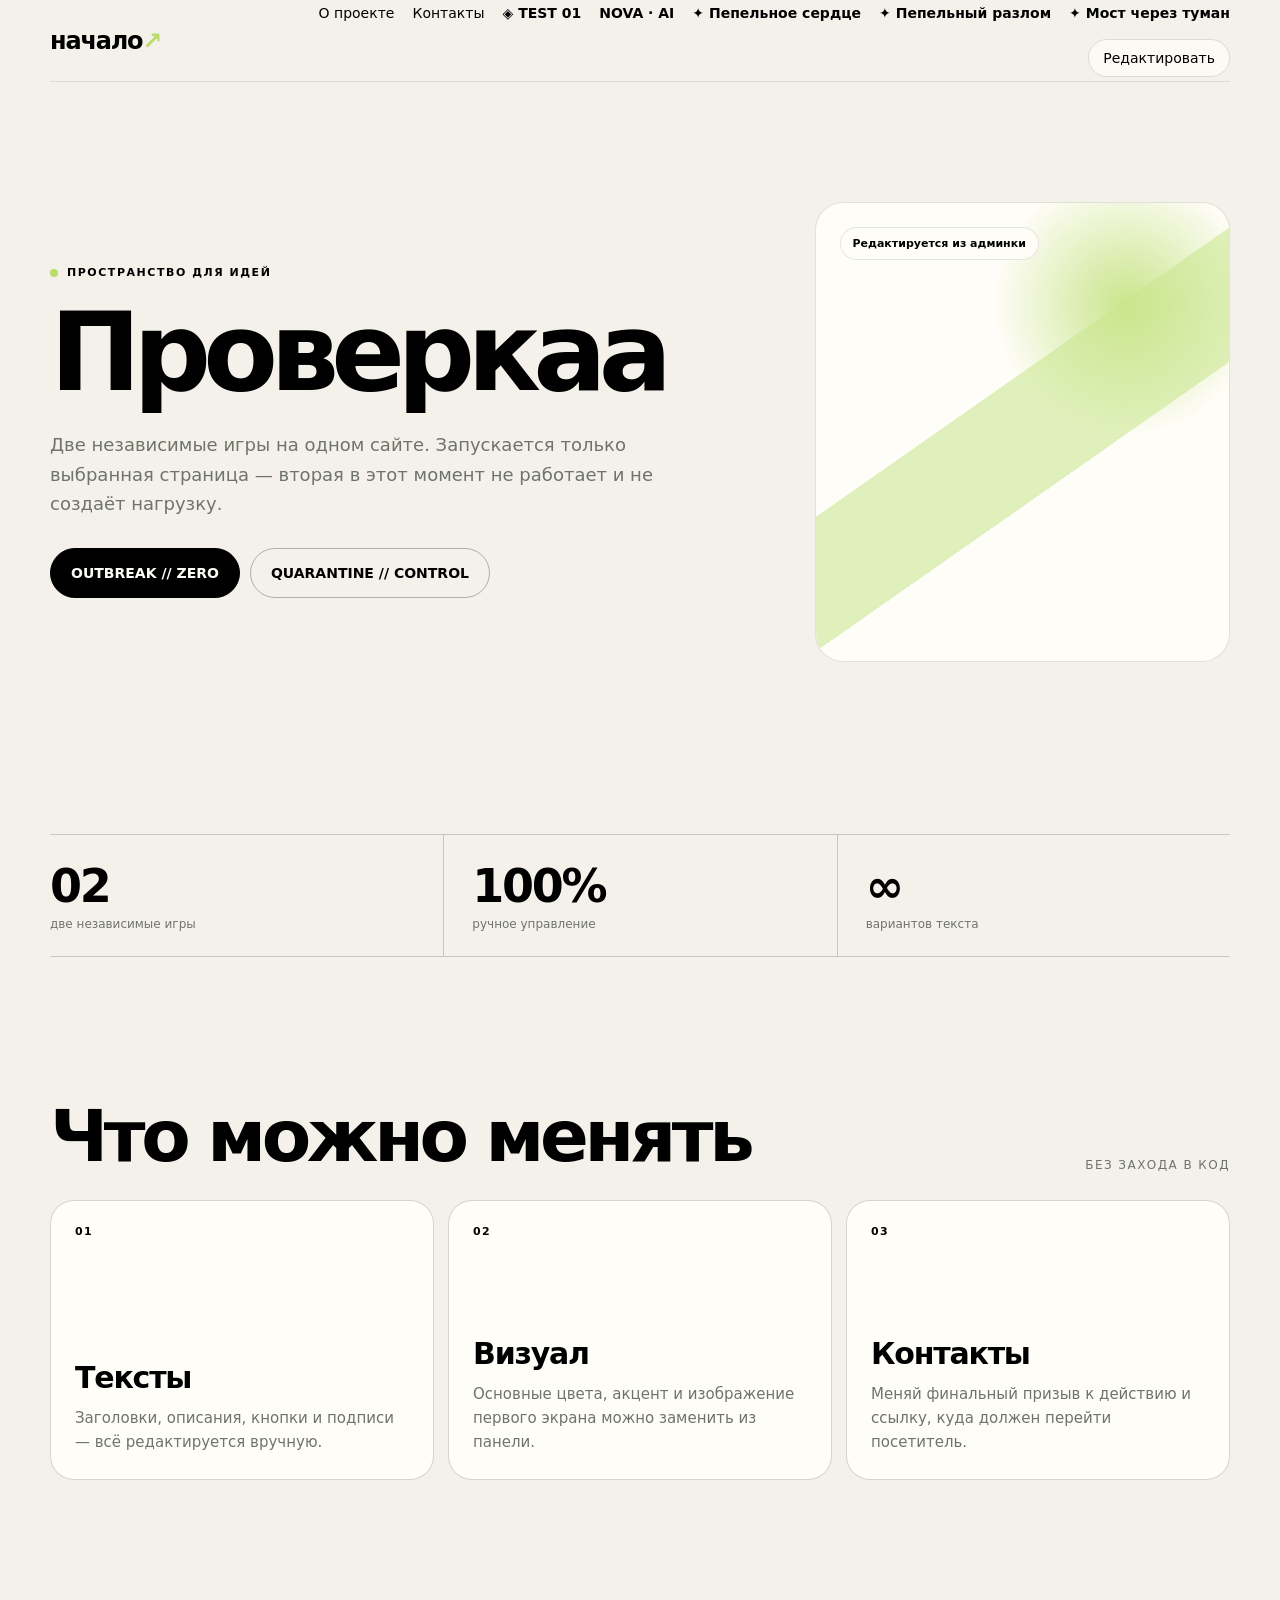
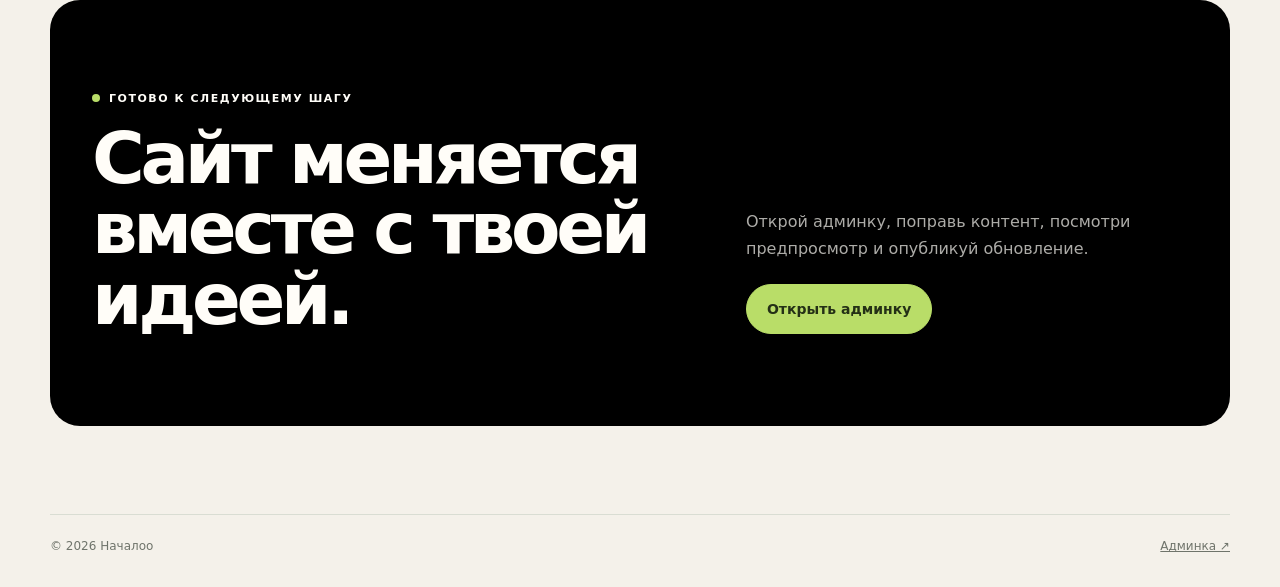
<file: index.html>
<!doctype html>
<html lang="ru">
<head>
<meta charset="utf-8">
<meta name="viewport" content="width=device-width,initial-scale=1">
<meta name="theme-color" content="#f4f1ea">
<meta name="description" content="Модульный лендинг с собственной админкой.">
<title>Начало</title>
<style>
:root{--bg:#f4f1ea;--surface:#fffdf8;--text:#20251f;--muted:#6f746b;--accent:#b9dd68;--accentText:#243016;--line:#d9ddd3}
*{box-sizing:border-box}html{scroll-behavior:smooth}body{margin:0;background:var(--bg);color:var(--text);font-family:Inter,ui-sans-serif,system-ui,-apple-system,BlinkMacSystemFont,"Segoe UI",sans-serif}.wrap{width:min(1180px,calc(100% - 40px));margin:auto}a{color:inherit}
header{min-height:82px;display:flex;align-items:center;justify-content:space-between;gap:24px;border-bottom:1px solid var(--line)}.brand{font-size:24px;font-weight:900;letter-spacing:-.05em;text-decoration:none}.brand i{font-style:normal;color:var(--accent)}nav{display:flex;gap:18px;align-items:center;flex-wrap:wrap;justify-content:flex-end}nav a{text-decoration:none;font-size:14px}.admin-link{border:1px solid var(--line);padding:10px 14px;border-radius:999px;background:color-mix(in srgb,var(--surface) 82%,transparent)}
.mod{position:relative}.spacing-compact{padding:34px 0}.spacing-normal{padding:72px 0}.spacing-large{padding:96px 0}.tone-light{background:transparent;color:var(--text)}.tone-surface{background:var(--surface);color:var(--text)}.tone-accent{background:var(--accent);color:var(--accentText)}.tone-dark{background:var(--text);color:var(--surface)}.module-shell{border-radius:30px;padding:0}.tone-surface.module-shell,.tone-accent.module-shell,.tone-dark.module-shell{padding-left:42px;padding-right:42px}
.eyebrow{display:flex;align-items:center;gap:9px;text-transform:uppercase;font-size:11px;font-weight:800;letter-spacing:.14em}.eyebrow:before{content:"";width:8px;height:8px;border-radius:50%;background:var(--accent)}.tone-accent .eyebrow:before{background:var(--accentText)}.tone-dark .eyebrow:before{background:var(--accent)}
.btns{display:flex;flex-wrap:wrap;gap:10px}.btn{min-height:50px;padding:0 20px;border-radius:999px;display:inline-flex;align-items:center;justify-content:center;text-decoration:none;font-weight:760;font-size:14px;border:1px solid currentColor;transition:.2s ease}.btn.primary{background:var(--text);color:var(--surface);border-color:var(--text)}.tone-dark .btn.primary{background:var(--accent);color:var(--accentText);border-color:var(--accent)}.tone-accent .btn.primary{background:var(--accentText);color:var(--accent);border-color:var(--accentText)}.btn.secondary{background:transparent;border-color:color-mix(in srgb,currentColor 28%,transparent)}.btn:hover{transform:translateY(-2px)}
.hero-grid{display:grid;grid-template-columns:minmax(0,1.25fr) minmax(300px,.75fr);gap:56px;align-items:end}.hero.center .hero-grid{grid-template-columns:1fr;text-align:center;justify-items:center}.hero.center .hero-copy{max-width:900px}.hero.center .eyebrow,.hero.center .btns{justify-content:center}.hero.center .hero-media{width:min(760px,100%);min-height:360px}.hero h1{font-size:clamp(54px,8.5vw,110px);line-height:.95;letter-spacing:-.072em;margin:22px 0 0;max-width:900px;font-weight:560}.hero p{font-size:18px;line-height:1.62;color:var(--muted);max-width:650px;margin:26px 0 30px}.tone-dark .hero p,.tone-dark .copy,.tone-dark .module-sub,.tone-dark .card p,.tone-dark .stat span,.tone-dark .quote-by{color:color-mix(in srgb,var(--surface) 67%,transparent)}.tone-accent .hero p,.tone-accent .copy,.tone-accent .module-sub,.tone-accent .card p,.tone-accent .stat span,.tone-accent .quote-by{color:color-mix(in srgb,var(--accentText) 70%,transparent)}
.hero-media{min-height:430px;border:1px solid color-mix(in srgb,var(--line) 84%,transparent);border-radius:28px;background:var(--surface);padding:24px;display:flex;flex-direction:column;justify-content:space-between;overflow:hidden;position:relative}.tone-dark .hero-media{background:color-mix(in srgb,var(--surface) 8%,transparent);border-color:color-mix(in srgb,var(--surface) 16%,transparent)}.tone-accent .hero-media{background:color-mix(in srgb,var(--surface) 45%,var(--accent));border-color:transparent}.visual{position:absolute;inset:0;background:radial-gradient(circle at 75% 22%,color-mix(in srgb,var(--accent) 76%,white),transparent 28%),linear-gradient(145deg,transparent 0 42%,color-mix(in srgb,var(--accent) 44%,white) 42% 60%,transparent 60%)}.hero-media img{position:absolute;inset:0;width:100%;height:100%;object-fit:cover}.badge{position:relative;z-index:2;align-self:flex-start;padding:9px 12px;border-radius:999px;background:color-mix(in srgb,var(--surface) 84%,transparent);backdrop-filter:blur(10px);font-size:11px;font-weight:800;border:1px solid color-mix(in srgb,var(--line) 72%,transparent);color:var(--text)}
.stats{display:grid;grid-template-columns:repeat(var(--count,3),1fr);border-top:1px solid currentColor;border-bottom:1px solid currentColor;border-color:color-mix(in srgb,currentColor 18%,transparent)}.stat{padding:24px 18px 24px 0}.stat+.stat{border-left:1px solid color-mix(in srgb,currentColor 18%,transparent);padding-left:28px}.stat b{display:block;font-size:clamp(30px,4vw,46px);letter-spacing:-.05em}.stat span{font-size:12px;color:var(--muted)}
.module-head{display:flex;justify-content:space-between;gap:28px;align-items:end;margin-bottom:28px}.module-head h2,.text-block h2,.split h2,.cta h2{font-size:clamp(38px,6vw,72px);line-height:.98;letter-spacing:-.06em;margin:0;font-weight:560}.module-sub{margin:0;color:var(--muted);font-size:12px;text-transform:uppercase;letter-spacing:.12em}
.cards{display:grid;grid-template-columns:repeat(var(--cols,3),minmax(0,1fr));gap:14px}.card{border:1px solid color-mix(in srgb,currentColor 16%,transparent);border-radius:24px;padding:24px;min-height:280px;background:var(--surface);color:var(--text);display:flex;flex-direction:column;justify-content:space-between}.tone-dark .card{background:color-mix(in srgb,var(--surface) 8%,transparent);color:var(--surface)}.tone-accent .card{background:color-mix(in srgb,var(--surface) 58%,var(--accent));color:var(--accentText)}.card .num{font-size:11px;font-weight:800;letter-spacing:.12em}.card h3{font-size:30px;letter-spacing:-.04em;margin:0 0 12px}.card p{margin:0;color:var(--muted);line-height:1.58;font-size:15px}
.text-block{text-align:left}.text-block.center{text-align:center}.text-inner{max-width:var(--textw,760px)}.text-block.center .text-inner{margin:auto}.text-block .eyebrow{margin-bottom:18px}.text-block.center .eyebrow{justify-content:center}.copy{font-size:18px;line-height:1.72;color:var(--muted);white-space:pre-line;margin:24px 0 0}
.split-grid{display:grid;grid-template-columns:1fr 1fr;gap:42px;align-items:center}.split.reverse .split-media{order:2}.split .eyebrow{margin-bottom:18px}.split .copy{margin-bottom:26px}.split-media{min-height:430px;border-radius:28px;overflow:hidden;border:1px solid color-mix(in srgb,currentColor 14%,transparent);background:radial-gradient(circle at 30% 30%,color-mix(in srgb,var(--accent) 75%,white),transparent 30%),var(--surface)}.split-media img{width:100%;height:100%;min-height:430px;object-fit:cover;display:block}
.cta{border-radius:30px}.cta-inner{display:grid;grid-template-columns:1fr .72fr;gap:40px;align-items:end}.cta.center .cta-inner{grid-template-columns:1fr;text-align:center;justify-items:center}.cta.center .eyebrow,.cta.center .btns{justify-content:center}.cta p{font-size:16px;line-height:1.65;margin:0 0 22px;color:color-mix(in srgb,currentColor 68%,transparent)}.cta .eyebrow{margin-bottom:18px}
.quote{text-align:center}.quote blockquote{font-family:Georgia,serif;font-size:clamp(34px,5vw,64px);line-height:1.1;letter-spacing:-.035em;margin:0 auto;max-width:960px}.quote-by{margin-top:20px;font-size:13px;color:var(--muted)}
.spacer{height:var(--space,72px)}.divider{height:1px;background:var(--line)}
footer{display:flex;justify-content:space-between;align-items:center;gap:20px;border-top:1px solid var(--line);padding:24px 0 34px;color:var(--muted);font-size:12px}.loading{position:fixed;right:18px;bottom:18px;background:var(--text);color:var(--surface);padding:10px 14px;border-radius:999px;font-size:12px;z-index:10}
@media(min-width:901px){
 main{display:flex;flex-direction:column}
 main>.mod{order:50}
 main>.hero{order:10}
 main>.mod:has(>.stats){order:20}
 main>.mod:has(>.cards){order:30}
 main>.cta{order:40;margin-top:28px;margin-bottom:88px;isolation:isolate}
 .spacing-compact{padding-top:52px;padding-bottom:52px}
 .spacing-normal{padding-top:92px;padding-bottom:92px}
 .spacing-large{padding-top:120px;padding-bottom:120px}
 .hero-grid{align-items:center;gap:72px}
 .hero-copy,.hero-media{align-self:center}
 .hero-media{min-height:460px}
}
@media(max-width:900px){.hero-grid,.split-grid,.cta-inner{grid-template-columns:1fr}.split.reverse .split-media{order:0}.cards{grid-template-columns:repeat(2,minmax(0,1fr))}.stats{grid-template-columns:1fr 1fr}.stat:nth-child(odd){border-left:0;padding-left:0}.stat:nth-child(n+3){border-top:1px solid color-mix(in srgb,currentColor 18%,transparent)}}
@media(max-width:640px){.wrap{width:min(100% - 28px,1180px)}header{padding:14px 0;align-items:flex-start}.admin-link{display:none}nav{gap:10px}.spacing-compact{padding:26px 0}.spacing-normal{padding:52px 0}.spacing-large{padding:64px 0}.tone-surface.module-shell,.tone-accent.module-shell,.tone-dark.module-shell{padding-left:22px;padding-right:22px;border-radius:24px}.hero h1{font-size:clamp(48px,15vw,76px)}.hero-media,.split-media,.split-media img{min-height:320px}.cards,.stats{grid-template-columns:1fr}.stat+.stat,.stat:nth-child(odd){border-left:0;padding-left:0}.stat:nth-child(n+2){border-top:1px solid color-mix(in srgb,currentColor 18%,transparent)}.module-head{align-items:flex-start;flex-direction:column}.card{min-height:220px}.cta-inner{gap:24px}}
</style>
</head>
<body>
<div class="loading" id="loading">Загружаю сайт…</div>
<div class="wrap">
<header>
  <a class="brand" href="#top" id="brand">начало<i>↗</i></a>
  <nav id="nav"></nav>
</header>
<main id="top"></main>
<footer><span id="footerText"></span><a href="/admin.html">Админка ↗</a></footer>
</div>
<script>
(function(){
"use strict";
var fallbackColors={background:"#f4f1ea",surface:"#fffdf8",text:"#20251f",muted:"#6f746b",accent:"#b9dd68",accentText:"#243016",line:"#d9ddd3"};
var main=document.getElementById("top");
function esc(v){return String(v==null?"":v).replace(/[&<>"']/g,function(m){return {"&":"&amp;","<":"&lt;",">":"&gt;",'"':"&quot;","'":"&#039;"}[m]})}
function safeUrl(v){var s=String(v||"").trim();if(!s)return "#";if(s.charAt(0)==="#"||s.charAt(0)==="/"||/^https?:\/\//i.test(s)||/^mailto:/i.test(s)||/^tel:/i.test(s))return s;return "#"}
function cls(m,extra){return "mod module-shell "+(extra||"")+" tone-"+(m.tone||"light")+" spacing-"+(m.spacing||"normal")}
function btn(text,url,kind){if(!text)return "";return '<a class="btn '+kind+'" href="'+esc(safeUrl(url))+'">'+esc(text)+'</a>'}
function renderHero(m){
 var image=m.image?'<img src="'+esc(m.image)+'" alt="'+esc(m.title||"")+'">':'<div class="visual"></div>';
 return '<section id="'+esc(m.id)+'" class="'+cls(m,"hero "+(m.layout==="center"?"center":""))+'"><div class="hero-grid"><div class="hero-copy"><div class="eyebrow">'+esc(m.eyebrow)+'</div><h1>'+esc(m.title)+'</h1><p>'+esc(m.text)+'</p><div class="btns">'+btn(m.primaryText,m.primaryUrl,"primary")+btn(m.secondaryText,m.secondaryUrl,"secondary")+'</div></div><div class="hero-media">'+image+(m.badge?'<div class="badge">'+esc(m.badge)+'</div>':'')+'</div></div></section>';
}
function renderStats(m){
 var items=m.items||[];return '<section id="'+esc(m.id)+'" class="'+cls(m,"")+'"><div class="stats" style="--count:'+Math.max(1,items.length)+'">'+items.map(function(x){return '<div class="stat"><b>'+esc(x.value)+'</b><span>'+esc(x.label)+'</span></div>'}).join("")+'</div></section>';
}
function renderCards(m){
 var cols=Math.max(2,Math.min(4,Number(m.columns)||3));
 return '<section id="'+esc(m.id)+'" class="'+cls(m,"")+'"><div class="module-head"><h2>'+esc(m.title)+'</h2><p class="module-sub">'+esc(m.eyebrow)+'</p></div><div class="cards" style="--cols:'+cols+'">'+(m.items||[]).map(function(x){return '<article class="card"><span class="num">'+esc(x.kicker)+'</span><div><h3>'+esc(x.title)+'</h3><p>'+esc(x.text)+'</p></div></article>'}).join("")+'</div></section>';
}
function renderText(m){
 var width=m.width==="wide"?"980px":"760px";return '<section id="'+esc(m.id)+'" class="'+cls(m,"text-block "+(m.align==="center"?"center":""))+'"><div class="text-inner" style="--textw:'+width+'"><div class="eyebrow">'+esc(m.eyebrow)+'</div><h2>'+esc(m.title)+'</h2><div class="copy">'+esc(m.text)+'</div></div></section>';
}
function renderSplit(m){
 var image=m.image?'<img src="'+esc(m.image)+'" alt="'+esc(m.title||"")+'">':"";
 return '<section id="'+esc(m.id)+'" class="'+cls(m,"split "+(m.imageSide==="right"?"reverse":""))+'"><div class="split-grid"><div class="split-media">'+image+'</div><div><div class="eyebrow">'+esc(m.eyebrow)+'</div><h2>'+esc(m.title)+'</h2><div class="copy">'+esc(m.text)+'</div><div class="btns">'+btn(m.buttonText,m.buttonUrl,"primary")+'</div></div></div></section>';
}
function renderCta(m){
 return '<section id="'+esc(m.id)+'" class="'+cls(m,"cta "+(m.align==="center"?"center":""))+'"><div class="cta-inner"><div><div class="eyebrow">'+esc(m.eyebrow)+'</div><h2>'+esc(m.title)+'</h2></div><div><p>'+esc(m.text)+'</p><div class="btns">'+btn(m.buttonText,m.buttonUrl,"primary")+'</div></div></div></section>';
}
function renderQuote(m){
 return '<section id="'+esc(m.id)+'" class="'+cls(m,"quote")+'"><blockquote>“'+esc(m.quote)+'”</blockquote>'+(m.author?'<div class="quote-by">'+esc(m.author)+'</div>':'')+'</section>';
}
function renderSpacer(m){var map={small:32,medium:72,large:120};return '<div id="'+esc(m.id)+'" class="spacer" style="--space:'+(map[m.size]||72)+'px"></div>'+(m.divider?'<div class="divider"></div>':'')}
function renderModule(m){if(!m||m.enabled===false)return "";switch(m.type){case"hero":return renderHero(m);case"stats":return renderStats(m);case"cards":return renderCards(m);case"text":return renderText(m);case"split":return renderSplit(m);case"cta":return renderCta(m);case"quote":return renderQuote(m);case"spacer":return renderSpacer(m);default:return ""}}
function legacyModules(c){return [
 {id:"hero-main",type:"hero",enabled:true,tone:"light",spacing:"large",layout:"split",eyebrow:c.eyebrow,title:c.title,text:c.subtitle,primaryText:c.primaryButtonText,primaryUrl:c.primaryButtonUrl,secondaryText:c.secondaryButtonText,secondaryUrl:c.secondaryButtonUrl,badge:c.heroBadge,image:c.heroImage},
 {id:"stats-main",type:"stats",enabled:true,tone:"light",spacing:"compact",items:c.stats||[]},
 {id:"cards-main",type:"cards",enabled:true,tone:"light",spacing:"normal",columns:3,eyebrow:c.featuresSubtitle,title:c.featuresTitle,items:(c.features||[]).map(function(x){return{kicker:x.number,title:x.title,text:x.text}})},
 {id:"cta-main",type:"cta",enabled:true,tone:"dark",spacing:"normal",align:"left",eyebrow:c.contactEyebrow,title:c.contactTitle,text:c.contactText,buttonText:c.contactButtonText,buttonUrl:c.contactButtonUrl}
]}
function apply(c){
 var colors=Object.assign({},fallbackColors,c.colors||{}),root=document.documentElement.style;
 root.setProperty("--bg",colors.background);root.setProperty("--surface",colors.surface);root.setProperty("--text",colors.text);root.setProperty("--muted",colors.muted);root.setProperty("--accent",colors.accent);root.setProperty("--accentText",colors.accentText);root.setProperty("--line",colors.line);
 var brand=document.getElementById("brand");brand.textContent=c.brand||"Начало";brand.insertAdjacentHTML("beforeend","<i>↗</i>");
 var nav=document.getElementById("nav");var links=c.navLinks||[{label:c.navLabel||"О проекте",url:"#cards-main"}];nav.innerHTML=links.map(function(x){return '<a href="'+esc(safeUrl(x.url))+'">'+esc(x.label)+'</a>'}).join("")+'<a href="/portal.html" style="color:var(--text);font-weight:800">◈ TEST 01</a><a href="/portal.html#nova" style="color:var(--text);font-weight:800">NOVA · AI</a><a href="/ember.html" style="color:var(--text);font-weight:800">✦ Пепельное сердце</a><a href="/rift.html" style="color:var(--text);font-weight:800">✦ Пепельный разлом</a><a href="/mist-bridge.html" style="color:var(--text);font-weight:800">✦ Мост через туман</a><a class="admin-link" href="/admin.html">Редактировать</a>';
 var modules=Array.isArray(c.modules)&&c.modules.length?c.modules:legacyModules(c);main.innerHTML=modules.map(renderModule).join("");
 document.getElementById("footerText").textContent=c.footerText||"";
 document.title=(c.brand||"Начало")+" — лендинг";
 var loading=document.getElementById("loading");if(loading)loading.remove();
}
fetch("./content.json?ts="+Date.now(),{cache:"no-store"}).then(function(r){if(!r.ok)throw new Error("load");return r.json()}).then(apply).catch(function(){apply({brand:"Начало",footerText:"© 2026 Начало",colors:fallbackColors,modules:[]})});
})();
</script>
</body>
</html>
</file>
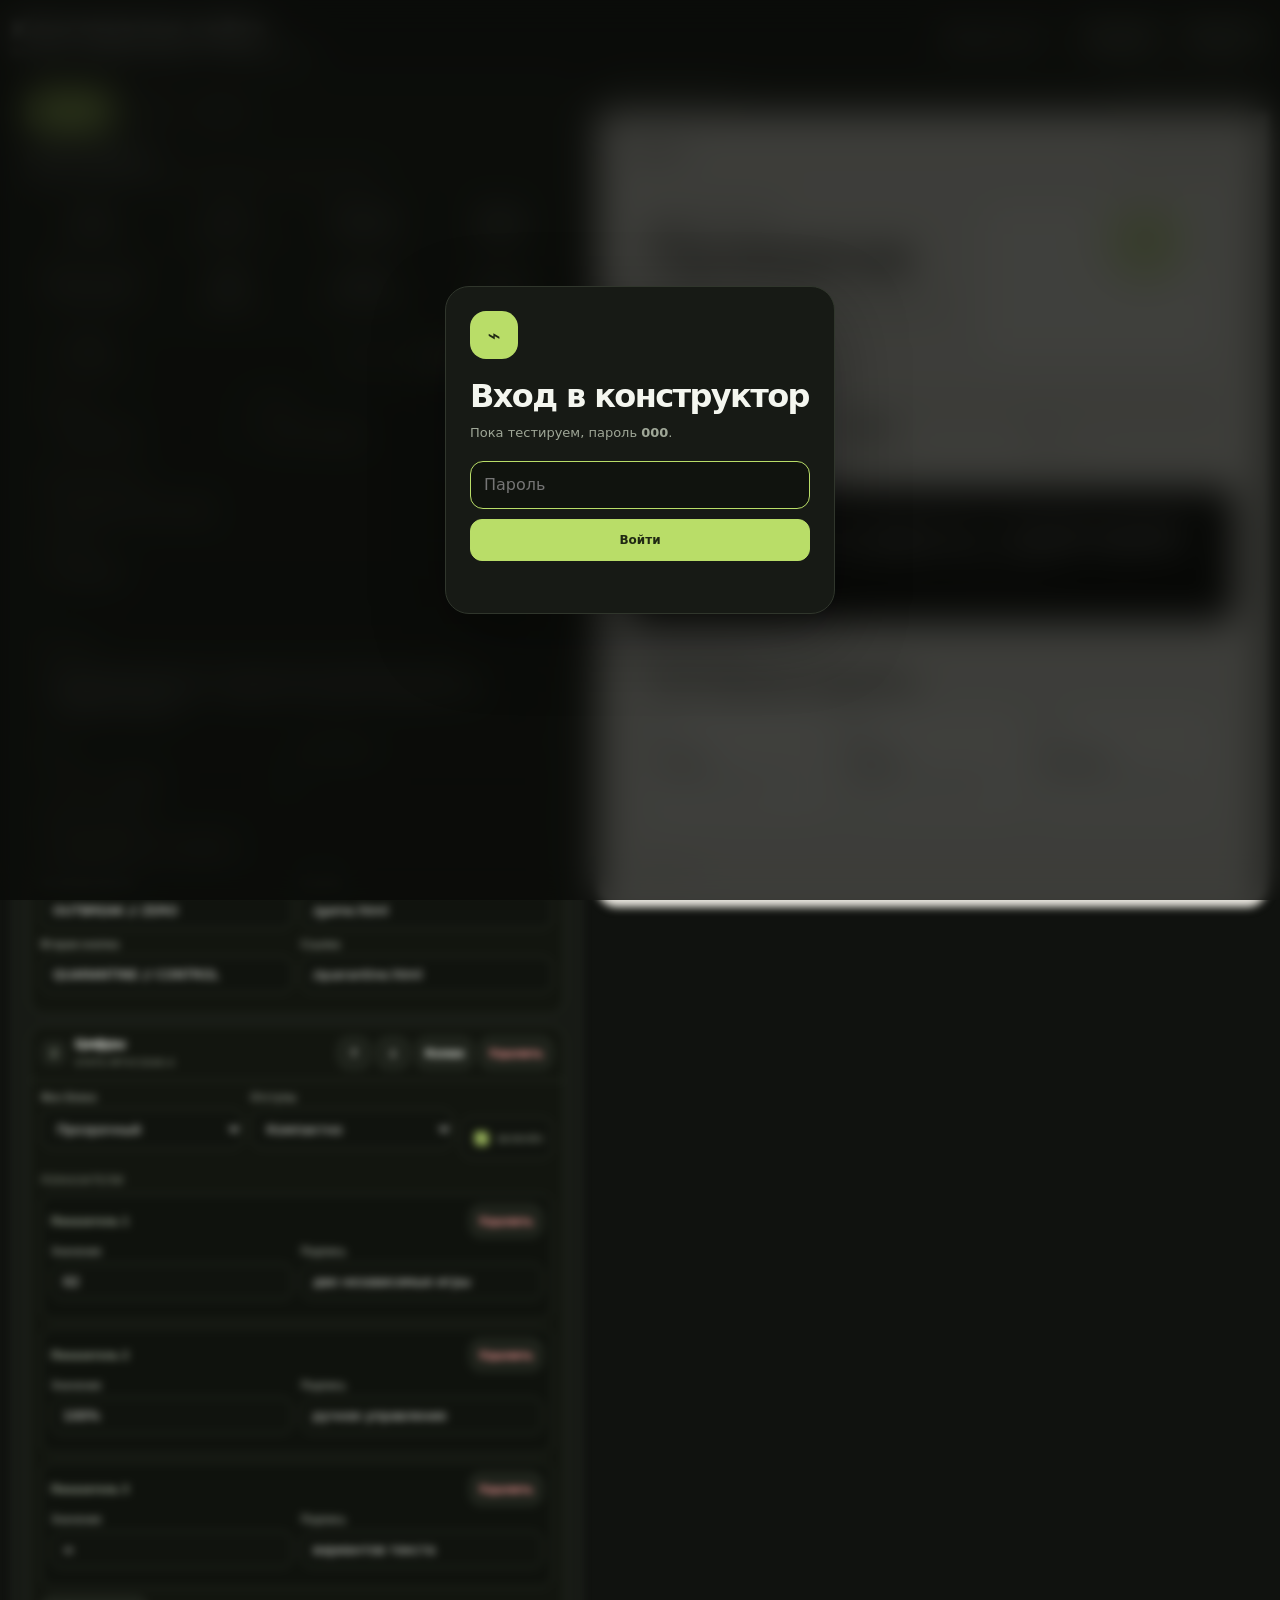
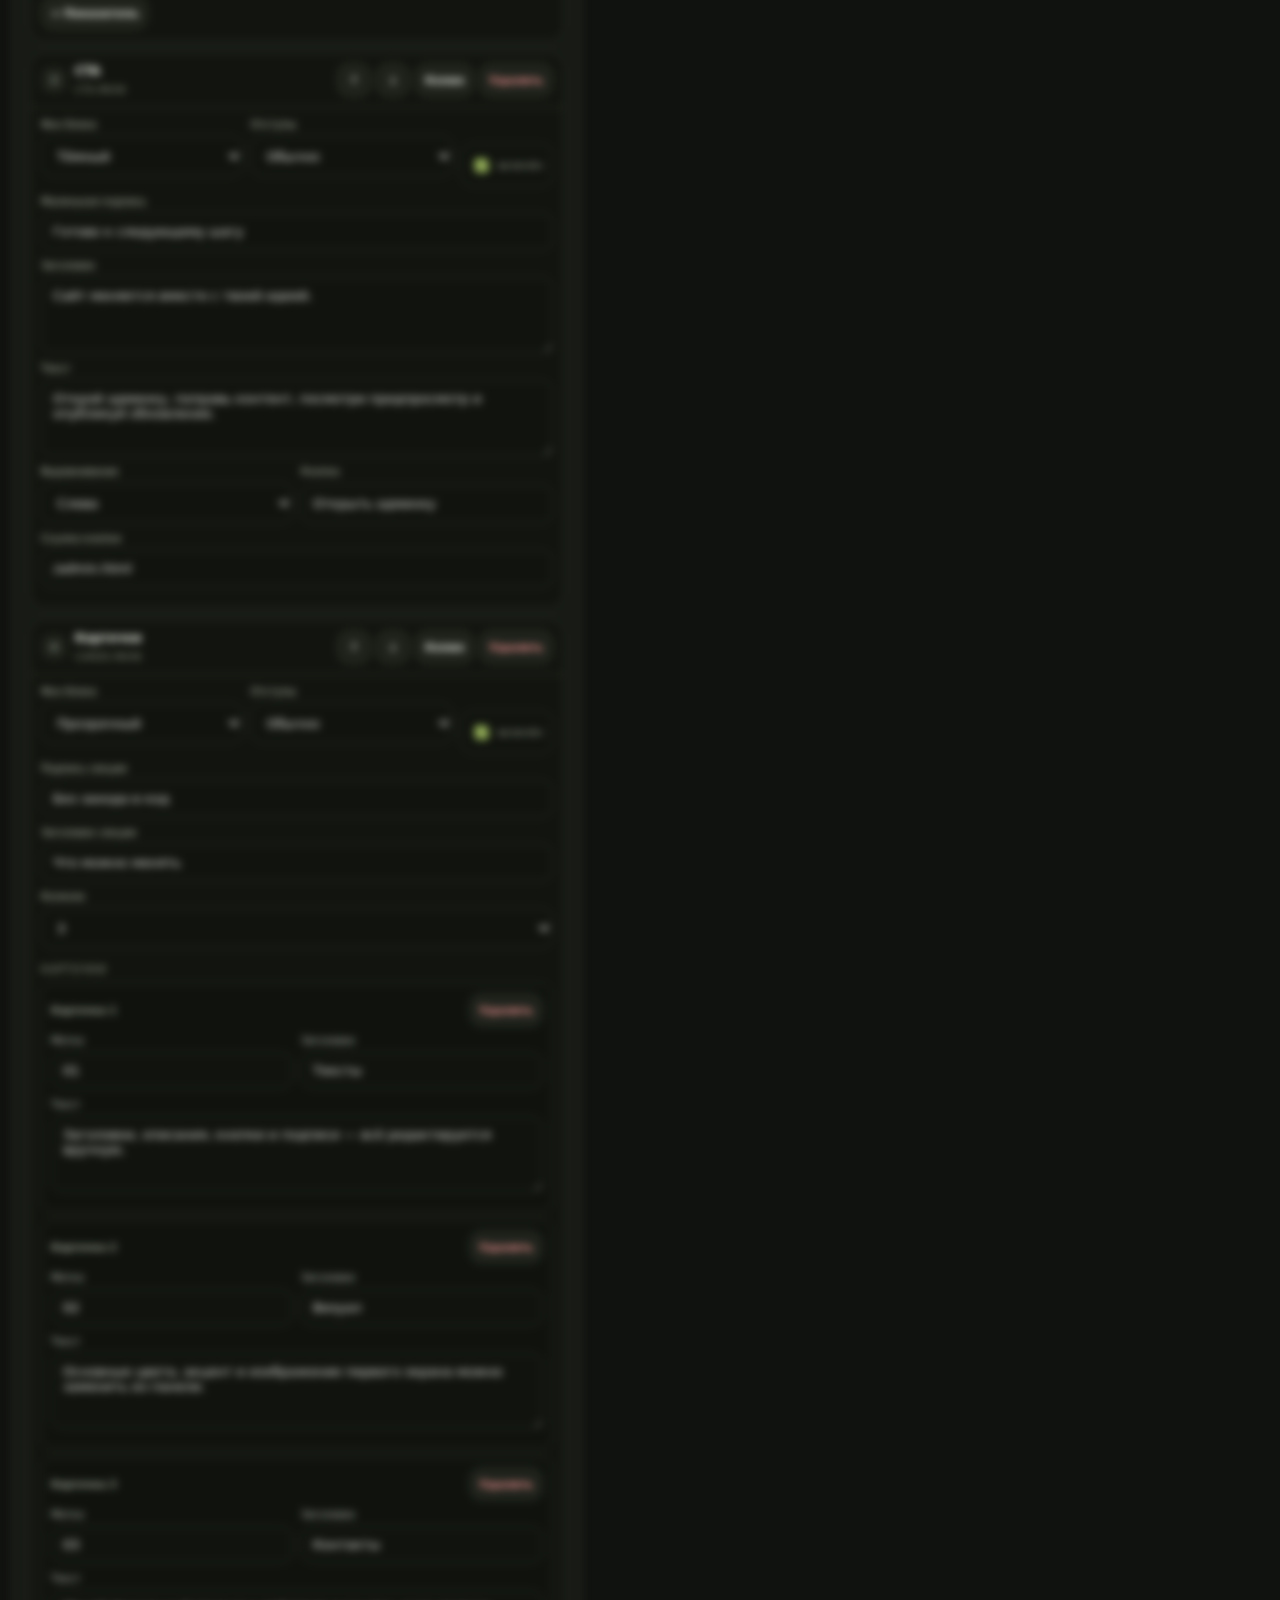
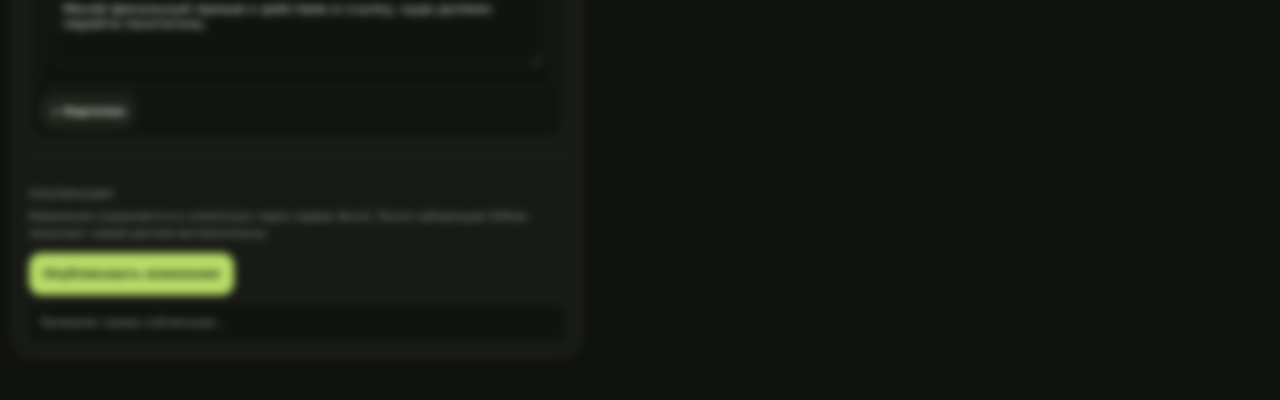
<file: admin.html>
<!doctype html>
<html lang="ru">
<head>
<meta charset="utf-8">
<meta name="viewport" content="width=device-width,initial-scale=1">
<meta name="theme-color" content="#11130f">
<title>Конструктор сайта</title>
<style>
:root{--bg:#10120f;--panel:#171a15;--panel2:#1e221b;--text:#f4f6ef;--muted:#9fa797;--line:#30362c;--accent:#b9dd68;--danger:#ff9b9b}
*{box-sizing:border-box}body{margin:0;background:var(--bg);color:var(--text);font-family:Inter,ui-sans-serif,system-ui,-apple-system,BlinkMacSystemFont,"Segoe UI",sans-serif}.shell{width:min(1480px,calc(100% - 24px));margin:auto;padding:16px 0 42px}
header{display:flex;justify-content:space-between;gap:18px;align-items:center;margin-bottom:14px}.brand{font-size:25px;font-weight:900;letter-spacing:-.05em}.brand small{display:block;color:var(--muted);font-size:10px;letter-spacing:.13em;text-transform:uppercase;margin-top:3px}.top-actions{display:flex;gap:8px;flex-wrap:wrap}
button,a.button{border:1px solid var(--line);background:var(--panel2);color:var(--text);border-radius:12px;min-height:42px;padding:0 13px;font:inherit;font-weight:730;font-size:12px;cursor:pointer;text-decoration:none;display:inline-flex;align-items:center;justify-content:center;gap:6px}.primary{background:var(--accent)!important;color:#202913!important;border-color:var(--accent)!important}.ghost{background:transparent!important}.danger{color:var(--danger)!important}.mini{min-height:34px;padding:0 9px;font-size:11px}.icon{width:34px;padding:0}
.layout{display:grid;grid-template-columns:minmax(390px,570px) minmax(0,1fr);gap:14px;align-items:start}.editor,.preview{border:1px solid var(--line);background:var(--panel);border-radius:21px;overflow:hidden}.editor{padding:16px}.preview{position:sticky;top:12px}.preview-head{display:flex;justify-content:space-between;align-items:center;padding:12px 14px;border-bottom:1px solid var(--line);font-size:11px;color:var(--muted)}.preview-frame{background:#e9e6df;padding:14px;min-height:760px;color:#20251f}
.tabs{display:flex;gap:7px;flex-wrap:wrap;margin-bottom:15px}.tab{background:transparent;color:var(--muted)}.tab.active{background:var(--accent);color:#202913;border-color:var(--accent)}.panel{display:none}.panel.active{display:block}
.builder-head{display:flex;align-items:center;justify-content:space-between;gap:12px;margin:5px 0 12px}.builder-head strong{font-size:13px}.builder-head span{font-size:11px;color:var(--muted)}
.module-palette{display:grid;grid-template-columns:repeat(4,1fr);gap:7px;margin-bottom:14px}.add-module{min-height:56px;flex-direction:column;gap:2px;background:#12150f}.add-module b{font-size:12px}.add-module span{font-size:9px;color:var(--muted);font-weight:600}
.module-card{border:1px solid var(--line);background:#12150f;border-radius:16px;margin-bottom:10px;overflow:hidden}.module-top{display:flex;align-items:center;gap:8px;padding:10px 11px;border-bottom:1px solid var(--line)}.drag-index{width:26px;height:26px;border-radius:8px;background:var(--panel2);display:grid;place-items:center;color:var(--muted);font-size:10px;font-weight:800}.module-name{min-width:0;flex:1}.module-name b{font-size:12px;display:block}.module-name span{font-size:9px;color:var(--muted);text-transform:uppercase;letter-spacing:.1em}.module-actions{display:flex;gap:5px;flex-wrap:wrap;justify-content:flex-end}.module-body{padding:11px}
.common-row{display:grid;grid-template-columns:1fr 1fr auto;gap:8px;align-items:end;margin-bottom:10px}.toggle{display:flex;align-items:center;gap:7px;height:42px;padding:0 9px;border:1px solid var(--line);border-radius:11px;background:#10130e;font-size:10px;color:var(--muted)}.toggle input{accent-color:var(--accent)}
.field{display:grid;gap:6px;margin-bottom:10px}.field label{font-size:10px;color:#cbd1c5}.field input,.field textarea,.field select{width:100%;border:1px solid var(--line);background:#10130e;color:var(--text);border-radius:11px;padding:10px 11px;font:inherit;font-size:13px;outline:none}.field textarea{min-height:76px;resize:vertical}.field select{min-height:40px}.field input:focus,.field textarea:focus,.field select:focus{border-color:var(--accent)}.row{display:grid;grid-template-columns:1fr 1fr;gap:8px}.triple{display:grid;grid-template-columns:1fr 1fr 1fr;gap:8px}.section-title{font-size:10px;text-transform:uppercase;letter-spacing:.13em;color:var(--muted);margin:16px 0 8px}
.item-editor{border:1px solid var(--line);border-radius:12px;padding:9px;margin:8px 0;background:#0f120d}.item-head{display:flex;align-items:center;justify-content:space-between;gap:8px;margin-bottom:8px}.item-head strong{font-size:10px;color:var(--muted)}
.site-card{border:1px solid var(--line);border-radius:15px;padding:12px;background:#12150f;margin-bottom:10px}.nav-row{display:grid;grid-template-columns:1fr 1fr auto;gap:8px;align-items:end;margin-bottom:8px}
.color-grid{display:grid;grid-template-columns:repeat(2,1fr);gap:9px}.color-field{display:flex;align-items:center;gap:10px;border:1px solid var(--line);padding:9px;border-radius:11px;background:#10130e}.color-field input{width:38px;height:38px;border:0;background:transparent;padding:0}.color-field span{font-size:11px}
.publish{margin-top:17px;border-top:1px solid var(--line);padding-top:15px}.notice{font-size:11px;color:var(--muted);line-height:1.55;margin:0 0 11px}.status{margin-top:10px;padding:10px 11px;border-radius:11px;background:#10130e;color:var(--muted);font-size:11px;line-height:1.45}.status.ok{color:#cfeaa0}.status.err{color:#ffb3b3}
.login-gate{position:fixed;inset:0;z-index:999;display:grid;place-items:center;padding:20px;background:rgba(9,11,8,.78);backdrop-filter:blur(18px)}.login-gate.hidden{display:none}.login-card{width:min(390px,100%);border:1px solid var(--line);background:#171a15;border-radius:24px;padding:24px;box-shadow:0 24px 70px rgba(0,0,0,.34)}.login-card .lock{width:48px;height:48px;border-radius:16px;display:grid;place-items:center;background:var(--accent);color:#202913;font-size:22px;margin-bottom:18px}.login-card h1{font-size:32px;letter-spacing:-.05em;margin:0 0 8px}.login-card p{color:var(--muted);font-size:13px;line-height:1.5;margin:0 0 18px}.login-card input{width:100%;min-height:48px;border:1px solid var(--line);background:#10130e;color:var(--text);border-radius:13px;padding:0 13px;font:inherit;font-size:16px;outline:none}.login-card input:focus{border-color:var(--accent)}.login-error{min-height:18px;margin-top:10px;font-size:12px;color:var(--danger)}.admin-locked .shell{filter:blur(4px);pointer-events:none;user-select:none}
.pv{--pbg:#f4f1ea;--psurface:#fffdf8;--ptext:#20251f;--pmuted:#6f746b;--paccent:#b9dd68;--paccentText:#243016;--pline:#d9ddd3;background:var(--pbg);color:var(--ptext);border-radius:16px;padding:18px;min-height:710px;overflow:hidden}.pv-nav{display:flex;justify-content:space-between;gap:12px;border-bottom:1px solid var(--pline);padding-bottom:12px;font-weight:850;font-size:12px}.pv-nav-links{display:flex;gap:8px;color:var(--pmuted);font-size:9px}.pv-mod{border-radius:15px;margin-top:12px;padding:18px}.pv-tone-light{background:transparent}.pv-tone-surface{background:var(--psurface)}.pv-tone-accent{background:var(--paccent);color:var(--paccentText)}.pv-tone-dark{background:var(--ptext);color:var(--psurface)}.pv-ey{font-size:7px;text-transform:uppercase;letter-spacing:.13em;font-weight:800}.pv-title{font-size:clamp(26px,4vw,52px);line-height:.96;letter-spacing:-.055em;margin:8px 0}.pv-copy{font-size:9px;line-height:1.5;color:var(--pmuted);white-space:pre-line}.pv-tone-dark .pv-copy{color:#c9cec4}.pv-tone-accent .pv-copy{color:#485431}.pv-hero{display:grid;grid-template-columns:1.15fr .85fr;gap:12px;align-items:end}.pv-hero.center{grid-template-columns:1fr;text-align:center}.pv-visual{min-height:160px;border-radius:13px;border:1px solid var(--pline);background:radial-gradient(circle at 70% 25%,color-mix(in srgb,var(--paccent) 75%,white),transparent 30%),var(--psurface);overflow:hidden}.pv-visual img{width:100%;height:160px;object-fit:cover}.pv-buttons{display:flex;gap:6px;margin-top:10px}.pv-btn{font-size:7px;padding:7px 9px;border-radius:999px;background:var(--ptext);color:var(--psurface)}.pv-grid{display:grid;grid-template-columns:repeat(var(--cols,3),1fr);gap:7px}.pv-card{border:1px solid var(--pline);border-radius:10px;padding:10px;background:var(--psurface);color:var(--ptext);min-height:100px}.pv-card h4{font-size:12px;margin:18px 0 4px}.pv-card p{font-size:7px;line-height:1.45;color:var(--pmuted)}.pv-stats{display:grid;grid-template-columns:repeat(3,1fr);gap:7px}.pv-stat{border-top:1px solid currentColor;padding-top:8px}.pv-stat b{font-size:18px;display:block}.pv-stat span{font-size:7px;color:var(--pmuted)}.pv-split{display:grid;grid-template-columns:1fr 1fr;gap:10px;align-items:center}.pv-split.reverse .pv-visual{order:2}.pv-quote{text-align:center;font-family:Georgia,serif;font-size:24px;line-height:1.15}.pv-footer{border-top:1px solid var(--pline);margin-top:14px;padding-top:10px;color:var(--pmuted);font-size:8px}
@media(max-width:1040px){.layout{grid-template-columns:1fr}.preview{position:static}.preview-frame{min-height:0}.module-palette{grid-template-columns:repeat(4,1fr)}}@media(max-width:620px){.shell{width:min(100% - 14px,1480px)}header{align-items:flex-start;flex-direction:column}.top-actions{width:100%}.top-actions>*{flex:1}.module-palette{grid-template-columns:repeat(2,1fr)}.common-row,.row,.triple,.color-grid,.nav-row{grid-template-columns:1fr}.module-top{align-items:flex-start}.module-actions{max-width:150px}.preview-frame{padding:7px}.pv{padding:10px}.pv-hero,.pv-split{grid-template-columns:1fr}.pv-split.reverse .pv-visual{order:0}.pv-grid,.pv-stats{grid-template-columns:1fr}}
</style>
</head>
<body class="admin-locked">
<div class="login-gate" id="loginGate">
  <form class="login-card" id="loginForm">
    <div class="lock">⌁</div>
    <h1>Вход в конструктор</h1>
    <p>Пока тестируем, пароль <b>000</b>.</p>
    <input id="adminPassword" type="password" inputmode="numeric" autocomplete="current-password" placeholder="Пароль">
    <button class="primary" style="width:100%;margin-top:10px" type="submit">Войти</button>
    <div class="login-error" id="loginError"></div>
  </form>
</div>

<div class="shell">
<header>
  <div class="brand">Конструктор сайта<small>модули → предпросмотр → публикация</small></div>
  <div class="top-actions">
    <a class="button ghost" href="/" target="_blank">Открыть сайт ↗</a>
    <button id="saveDraft">Черновик</button>
    <button id="resetPublished">Сбросить</button>
  </div>
</header>

<div class="layout">
<section class="editor">
  <div class="tabs">
    <button class="tab active" data-tab="modules">Модули</button>
    <button class="tab" data-tab="site">Сайт</button>
    <button class="tab" data-tab="style">Стиль</button>
  </div>

  <div class="panel active" data-panel="modules">
    <div class="builder-head"><div><strong>Блоки страницы</strong><br><span>Можно добавлять, удалять, дублировать и менять порядок</span></div></div>
    <div class="module-palette">
      <button class="add-module" data-add="hero"><b>Hero</b><span>первый экран</span></button>
      <button class="add-module" data-add="text"><b>Текст</b><span>заголовок + текст</span></button>
      <button class="add-module" data-add="cards"><b>Карточки</b><span>2–4 колонки</span></button>
      <button class="add-module" data-add="stats"><b>Цифры</b><span>показатели</span></button>
      <button class="add-module" data-add="split"><b>Фото + текст</b><span>две колонки</span></button>
      <button class="add-module" data-add="cta"><b>CTA</b><span>призыв к действию</span></button>
      <button class="add-module" data-add="quote"><b>Цитата</b><span>акцентная фраза</span></button>
      <button class="add-module" data-add="spacer"><b>Отступ</b><span>воздух / линия</span></button>
    </div>
    <div id="modulesList"></div>
  </div>

  <div class="panel" data-panel="site">
    <div class="site-card">
      <div class="field"><label>Название сайта</label><input id="siteBrand"></div>
      <div class="field"><label>Текст в подвале</label><input id="siteFooter"></div>
    </div>
    <div class="section-title">Меню</div>
    <div id="navList"></div>
    <button class="mini" id="addNav">+ Пункт меню</button>
  </div>

  <div class="panel" data-panel="style">
    <p class="notice">Эти цвета применяются ко всему сайту. У каждого модуля отдельно можно выбрать светлый, карточный, акцентный или тёмный фон.</p>
    <div class="color-grid" id="colors"></div>
  </div>

  <div class="publish">
    <div class="section-title">Публикация</div>
    <p class="notice">Изменения сохраняются в content.json через сервер Vercel. После публикации GitHub запускает новый деплой автоматически.</p>
    <button class="primary" id="publish">Опубликовать изменения</button>
    <div class="status" id="status">Проверяю сервер публикации…</div>
  </div>
</section>

<section class="preview">
  <div class="preview-head"><span>Живой предпросмотр</span><span id="draftState">опубликованная версия</span></div>
  <div class="preview-frame"><div class="pv" id="previewSite"></div></div>
</section>
</div>
</div>

<script>
(function(){
"use strict";
var TEST_PASSWORD="000",currentPassword="",counter=0;
var state=null,published=null;
var defaultColors={background:"#f4f1ea",surface:"#fffdf8",text:"#20251f",muted:"#6f746b",accent:"#b9dd68",accentText:"#243016",line:"#d9ddd3"};
var typeNames={hero:"Hero",text:"Текст",cards:"Карточки",stats:"Цифры",split:"Фото + текст",cta:"CTA",quote:"Цитата",spacer:"Отступ"};
function $(s){return document.querySelector(s)}function $$(s){return Array.prototype.slice.call(document.querySelectorAll(s))}
function esc(v){return String(v==null?"":v).replace(/[&<>"']/g,function(m){return {"&":"&amp;","<":"&lt;",">":"&gt;",'"':"&quot;","'":"&#039;"}[m]})}
function uid(type){counter++;return type+"-"+Date.now().toString(36)+"-"+counter}
function clone(v){return JSON.parse(JSON.stringify(v))}
function setStatus(msg,type){var el=$("#status");el.className="status"+(type?" "+type:"");el.textContent=msg}
function markDraft(){var el=$("#draftState");if(el)el.textContent="есть несохранённые изменения"}
function normalize(c){
 c=c&&typeof c==="object"?c:{};
 c.colors=Object.assign({},defaultColors,c.colors||{});
 c.brand=c.brand||"Начало";c.footerText=c.footerText||"© 2026 Начало";
 if(!Array.isArray(c.navLinks))c.navLinks=[{label:c.navLabel||"О проекте",url:"#cards-main"}];
 if(!Array.isArray(c.modules)||!c.modules.length){
  c.modules=[
   {id:"hero-main",type:"hero",enabled:true,tone:"light",spacing:"large",layout:"split",eyebrow:c.eyebrow||"",title:c.title||"",text:c.subtitle||"",primaryText:c.primaryButtonText||"",primaryUrl:c.primaryButtonUrl||"#",secondaryText:c.secondaryButtonText||"",secondaryUrl:c.secondaryButtonUrl||"#",badge:c.heroBadge||"",image:c.heroImage||""},
   {id:"stats-main",type:"stats",enabled:true,tone:"light",spacing:"compact",items:(c.stats||[]).map(function(x){return{value:x.value||"",label:x.label||""}})},
   {id:"cards-main",type:"cards",enabled:true,tone:"light",spacing:"normal",columns:3,eyebrow:c.featuresSubtitle||"",title:c.featuresTitle||"",items:(c.features||[]).map(function(x){return{kicker:x.number||"",title:x.title||"",text:x.text||""}})},
   {id:"cta-main",type:"cta",enabled:true,tone:"dark",spacing:"normal",align:"left",eyebrow:c.contactEyebrow||"",title:c.contactTitle||"",text:c.contactText||"",buttonText:c.contactButtonText||"",buttonUrl:c.contactButtonUrl||"#"}
  ];
 }
 c.builderVersion=2;return c
}
function makeModule(type){
 var base={id:uid(type),type:type,enabled:true,tone:"light",spacing:"normal"};
 if(type==="hero")return Object.assign(base,{layout:"split",eyebrow:"Новый проект",title:"Заголовок первого экрана",text:"Короткое описание проекта или предложения.",primaryText:"Подробнее",primaryUrl:"#",secondaryText:"Связаться",secondaryUrl:"#",badge:"Новый блок",image:""});
 if(type==="text")return Object.assign(base,{eyebrow:"Раздел",title:"Большой текстовый блок",text:"Здесь можно раскрыть идею подробнее. Переносы строк сохраняются.",align:"left",width:"narrow"});
 if(type==="cards")return Object.assign(base,{eyebrow:"Возможности",title:"Карточки",columns:3,items:[{kicker:"01",title:"Первая",text:"Описание первой карточки."},{kicker:"02",title:"Вторая",text:"Описание второй карточки."},{kicker:"03",title:"Третья",text:"Описание третьей карточки."}]});
 if(type==="stats")return Object.assign(base,{spacing:"compact",items:[{value:"100%",label:"показатель"},{value:"24/7",label:"доступность"},{value:"∞",label:"вариантов"}]});
 if(type==="split")return Object.assign(base,{eyebrow:"История",title:"Фото и текст рядом",text:"Удобный модуль для продукта, услуги, команды или кейса.",image:"",imageSide:"left",buttonText:"Подробнее",buttonUrl:"#"});
 if(type==="cta")return Object.assign(base,{tone:"dark",eyebrow:"Следующий шаг",title:"Готовы начать?",text:"Добавь здесь короткий призыв и кнопку.",buttonText:"Связаться",buttonUrl:"#",align:"left"});
 if(type==="quote")return Object.assign(base,{quote:"Хорошая идея становится сильнее, когда её можно быстро показать.",author:"Автор",align:"center"});
 return {id:uid("spacer"),type:"spacer",enabled:true,size:"medium",divider:false}
}
function option(value,label,current){return '<option value="'+value+'"'+(String(current)===String(value)?' selected':'')+'>'+label+'</option>'}
function field(label,value,i,key,type){
 var tag=type==="textarea"?'<textarea data-mi="'+i+'" data-field="'+key+'">'+esc(value)+'</textarea>':'<input data-mi="'+i+'" data-field="'+key+'" value="'+esc(value)+'">';
 return '<div class="field"><label>'+label+'</label>'+tag+'</div>'
}
function common(m,i){
 if(m.type==="spacer")return '<div class="common-row"><div class="field"><label>Размер</label><select data-mi="'+i+'" data-field="size">'+option("small","Маленький",m.size)+option("medium","Средний",m.size)+option("large","Большой",m.size)+'</select></div><label class="toggle"><input type="checkbox" data-mi="'+i+'" data-field="divider"'+(m.divider?" checked":"")+'> линия</label><label class="toggle"><input type="checkbox" data-mi="'+i+'" data-field="enabled"'+(m.enabled!==false?" checked":"")+'> включён</label></div>';
 return '<div class="common-row"><div class="field"><label>Фон блока</label><select data-mi="'+i+'" data-field="tone">'+option("light","Прозрачный",m.tone)+option("surface","Карточный",m.tone)+option("accent","Акцентный",m.tone)+option("dark","Тёмный",m.tone)+'</select></div><div class="field"><label>Отступы</label><select data-mi="'+i+'" data-field="spacing">'+option("compact","Компактно",m.spacing)+option("normal","Обычно",m.spacing)+option("large","Много воздуха",m.spacing)+'</select></div><label class="toggle"><input type="checkbox" data-mi="'+i+'" data-field="enabled"'+(m.enabled!==false?" checked":"")+'> включён</label></div>'
}
function itemEditors(m,i){
 if(m.type==="cards"){
  return '<div class="section-title">Карточки</div>'+(m.items||[]).map(function(x,j){return '<div class="item-editor"><div class="item-head"><strong>Карточка '+(j+1)+'</strong><button class="mini danger" data-action="delete-item" data-mi="'+i+'" data-ii="'+j+'">Удалить</button></div><div class="row">'+itemField("Метка",x.kicker,i,j,"kicker")+itemField("Заголовок",x.title,i,j,"title")+'</div>'+itemArea("Текст",x.text,i,j,"text")+'</div>'}).join("")+'<button class="mini" data-action="add-item" data-mi="'+i+'">+ Карточка</button>'
 }
 if(m.type==="stats"){
  return '<div class="section-title">Показатели</div>'+(m.items||[]).map(function(x,j){return '<div class="item-editor"><div class="item-head"><strong>Показатель '+(j+1)+'</strong><button class="mini danger" data-action="delete-item" data-mi="'+i+'" data-ii="'+j+'">Удалить</button></div><div class="row">'+itemField("Значение",x.value,i,j,"value")+itemField("Подпись",x.label,i,j,"label")+'</div></div>'}).join("")+'<button class="mini" data-action="add-item" data-mi="'+i+'">+ Показатель</button>'
 }
 return ""
}
function itemField(label,value,i,j,key){return '<div class="field"><label>'+label+'</label><input data-mi="'+i+'" data-ii="'+j+'" data-item-field="'+key+'" value="'+esc(value)+'"></div>'}
function itemArea(label,value,i,j,key){return '<div class="field"><label>'+label+'</label><textarea data-mi="'+i+'" data-ii="'+j+'" data-item-field="'+key+'">'+esc(value)+'</textarea></div>'}
function specific(m,i){
 if(m.type==="hero")return field("Маленькая подпись",m.eyebrow,i,"eyebrow")+field("Заголовок",m.title,i,"title","textarea")+field("Описание",m.text,i,"text","textarea")+'<div class="row"><div class="field"><label>Макет</label><select data-mi="'+i+'" data-field="layout">'+option("split","Текст + визуал",m.layout)+option("center","По центру",m.layout)+'</select></div>'+field("URL картинки",m.image,i,"image")+'</div>'+field("Подпись на визуале",m.badge,i,"badge")+'<div class="row">'+field("Основная кнопка",m.primaryText,i,"primaryText")+field("Ссылка",m.primaryUrl,i,"primaryUrl")+'</div><div class="row">'+field("Вторая кнопка",m.secondaryText,i,"secondaryText")+field("Ссылка",m.secondaryUrl,i,"secondaryUrl")+'</div>';
 if(m.type==="text")return field("Маленькая подпись",m.eyebrow,i,"eyebrow")+field("Заголовок",m.title,i,"title","textarea")+field("Текст",m.text,i,"text","textarea")+'<div class="row"><div class="field"><label>Выравнивание</label><select data-mi="'+i+'" data-field="align">'+option("left","Слева",m.align)+option("center","По центру",m.align)+'</select></div><div class="field"><label>Ширина текста</label><select data-mi="'+i+'" data-field="width">'+option("narrow","Узкая",m.width)+option("wide","Широкая",m.width)+'</select></div></div>';
 if(m.type==="cards")return field("Подпись секции",m.eyebrow,i,"eyebrow")+field("Заголовок секции",m.title,i,"title")+'<div class="field"><label>Колонок</label><select data-mi="'+i+'" data-field="columns">'+option(2,"2",m.columns)+option(3,"3",m.columns)+option(4,"4",m.columns)+'</select></div>'+itemEditors(m,i);
 if(m.type==="stats")return itemEditors(m,i);
 if(m.type==="split")return field("Маленькая подпись",m.eyebrow,i,"eyebrow")+field("Заголовок",m.title,i,"title","textarea")+field("Текст",m.text,i,"text","textarea")+field("URL изображения",m.image,i,"image")+'<div class="row"><div class="field"><label>Картинка</label><select data-mi="'+i+'" data-field="imageSide">'+option("left","Слева",m.imageSide)+option("right","Справа",m.imageSide)+'</select></div>'+field("Кнопка",m.buttonText,i,"buttonText")+'</div>'+field("Ссылка кнопки",m.buttonUrl,i,"buttonUrl");
 if(m.type==="cta")return field("Маленькая подпись",m.eyebrow,i,"eyebrow")+field("Заголовок",m.title,i,"title","textarea")+field("Текст",m.text,i,"text","textarea")+'<div class="row"><div class="field"><label>Выравнивание</label><select data-mi="'+i+'" data-field="align">'+option("left","Слева",m.align)+option("center","По центру",m.align)+'</select></div>'+field("Кнопка",m.buttonText,i,"buttonText")+'</div>'+field("Ссылка кнопки",m.buttonUrl,i,"buttonUrl");
 if(m.type==="quote")return field("Цитата",m.quote,i,"quote","textarea")+field("Автор / подпись",m.author,i,"author");
 return ""
}
function renderModules(){
 var root=$("#modulesList");root.innerHTML=state.modules.map(function(m,i){
  return '<div class="module-card"><div class="module-top"><div class="drag-index">'+(i+1)+'</div><div class="module-name"><b>'+typeNames[m.type]+'</b><span>'+esc(m.id)+'</span></div><div class="module-actions"><button class="icon mini" title="Вверх" data-action="up" data-mi="'+i+'">↑</button><button class="icon mini" title="Вниз" data-action="down" data-mi="'+i+'">↓</button><button class="mini" data-action="duplicate" data-mi="'+i+'">Копия</button><button class="mini danger" data-action="delete" data-mi="'+i+'">Удалить</button></div></div><div class="module-body">'+common(m,i)+specific(m,i)+'</div></div>'
 }).join("");
}
function renderSite(){
 $("#siteBrand").value=state.brand||"";$("#siteFooter").value=state.footerText||"";
 $("#navList").innerHTML=(state.navLinks||[]).map(function(x,i){return '<div class="nav-row"><div class="field"><label>Название</label><input data-nav="'+i+'" data-nav-field="label" value="'+esc(x.label)+'"></div><div class="field"><label>Ссылка</label><input data-nav="'+i+'" data-nav-field="url" value="'+esc(x.url)+'"></div><button class="mini danger" data-nav-delete="'+i+'">×</button></div>'}).join("")
}
function renderColors(){
 var labels={background:"Фон сайта",surface:"Карточки",text:"Основной текст",muted:"Вторичный текст",accent:"Акцент",accentText:"Текст на акценте",line:"Линии"};
 $("#colors").innerHTML=Object.keys(labels).map(function(k){return '<label class="color-field"><input type="color" data-color="'+k+'" value="'+state.colors[k]+'"><span>'+labels[k]+'</span></label>'}).join("")
}
function toneClass(m){return "pv-tone-"+(m.tone||"light")}
function previewModule(m){
 if(m.enabled===false)return "";
 var open='<div class="pv-mod '+toneClass(m)+'">';
 if(m.type==="hero")return open+'<div class="pv-hero '+(m.layout==="center"?"center":"")+'"><div><div class="pv-ey">'+esc(m.eyebrow)+'</div><div class="pv-title">'+esc(m.title)+'</div><div class="pv-copy">'+esc(m.text)+'</div><div class="pv-buttons"><span class="pv-btn">'+esc(m.primaryText)+'</span></div></div><div class="pv-visual">'+(m.image?'<img src="'+esc(m.image)+'" alt="">':'')+'</div></div></div>';
 if(m.type==="text")return open+'<div style="'+(m.align==="center"?"text-align:center":"")+'"><div class="pv-ey">'+esc(m.eyebrow)+'</div><div class="pv-title">'+esc(m.title)+'</div><div class="pv-copy">'+esc(m.text)+'</div></div></div>';
 if(m.type==="cards")return open+'<div class="pv-ey">'+esc(m.eyebrow)+'</div><div class="pv-title" style="font-size:30px">'+esc(m.title)+'</div><div class="pv-grid" style="--cols:'+Math.max(1,Math.min(4,Number(m.columns)||3))+'">'+(m.items||[]).map(function(x){return '<div class="pv-card"><small>'+esc(x.kicker)+'</small><h4>'+esc(x.title)+'</h4><p>'+esc(x.text)+'</p></div>'}).join("")+'</div></div>';
 if(m.type==="stats")return open+'<div class="pv-stats">'+(m.items||[]).map(function(x){return '<div class="pv-stat"><b>'+esc(x.value)+'</b><span>'+esc(x.label)+'</span></div>'}).join("")+'</div></div>';
 if(m.type==="split")return open+'<div class="pv-split '+(m.imageSide==="right"?"reverse":"")+'"><div class="pv-visual">'+(m.image?'<img src="'+esc(m.image)+'" alt="">':'')+'</div><div><div class="pv-ey">'+esc(m.eyebrow)+'</div><div class="pv-title" style="font-size:30px">'+esc(m.title)+'</div><div class="pv-copy">'+esc(m.text)+'</div></div></div></div>';
 if(m.type==="cta")return open+'<div style="'+(m.align==="center"?"text-align:center":"")+'"><div class="pv-ey">'+esc(m.eyebrow)+'</div><div class="pv-title" style="font-size:30px">'+esc(m.title)+'</div><div class="pv-copy">'+esc(m.text)+'</div><div class="pv-buttons"><span class="pv-btn">'+esc(m.buttonText)+'</span></div></div></div>';
 if(m.type==="quote")return open+'<div class="pv-quote">“'+esc(m.quote)+'”</div><div class="pv-copy" style="text-align:center;margin-top:8px">'+esc(m.author)+'</div></div>';
 if(m.type==="spacer")return '<div style="height:'+(m.size==="large"?65:m.size==="small"?18:38)+'px;border-bottom:'+(m.divider?'1px solid var(--pline)':'0')+'"></div>';
 return ""
}
function renderPreview(){
 var c=state,col=c.colors,root=$("#previewSite");
 root.style.setProperty("--pbg",col.background);root.style.setProperty("--psurface",col.surface);root.style.setProperty("--ptext",col.text);root.style.setProperty("--pmuted",col.muted);root.style.setProperty("--paccent",col.accent);root.style.setProperty("--paccentText",col.accentText);root.style.setProperty("--pline",col.line);
 root.innerHTML='<div class="pv-nav"><span>'+esc(c.brand)+'↗</span><div class="pv-nav-links">'+(c.navLinks||[]).map(function(x){return '<span>'+esc(x.label)+'</span>'}).join("")+'</div></div>'+c.modules.map(previewModule).join("")+'<div class="pv-footer">'+esc(c.footerText)+'</div>'
}
function rerender(){renderModules();renderSite();renderColors();renderPreview()}
$("#modulesList").addEventListener("input",function(e){
 var t=e.target,i=Number(t.dataset.mi);if(Number.isNaN(i)||!state.modules[i])return;
 if(t.dataset.itemField!=null){var ii=Number(t.dataset.ii);state.modules[i].items[ii][t.dataset.itemField]=t.value}
 else if(t.dataset.field){var key=t.dataset.field;if(t.type==="checkbox")state.modules[i][key]=t.checked;else if(key==="columns")state.modules[i][key]=Number(t.value);else state.modules[i][key]=t.value}
 markDraft();renderPreview()
});
$("#modulesList").addEventListener("change",function(e){var t=e.target;if(t.matches("select,input[type=checkbox]")){$("#modulesList").dispatchEvent(new Event("input",{bubbles:false}))}});
$("#modulesList").addEventListener("click",function(e){
 var b=e.target.closest("button[data-action]");if(!b)return;var i=Number(b.dataset.mi),a=b.dataset.action;if(!state.modules[i])return;
 if(a==="up"&&i>0){var x=state.modules.splice(i,1)[0];state.modules.splice(i-1,0,x)}
 if(a==="down"&&i<state.modules.length-1){var y=state.modules.splice(i,1)[0];state.modules.splice(i+1,0,y)}
 if(a==="duplicate"){var cp=clone(state.modules[i]);cp.id=uid(cp.type);state.modules.splice(i+1,0,cp)}
 if(a==="delete"){state.modules.splice(i,1)}
 if(a==="add-item"){if(state.modules[i].type==="cards")state.modules[i].items.push({kicker:String(state.modules[i].items.length+1).padStart(2,"0"),title:"Новая карточка",text:"Описание."});else state.modules[i].items.push({value:"0",label:"подпись"})}
 if(a==="delete-item"){var ii=Number(b.dataset.ii);state.modules[i].items.splice(ii,1)}
 markDraft();renderModules();renderPreview()
});
$$("[data-add]").forEach(function(b){b.addEventListener("click",function(){state.modules.push(makeModule(b.dataset.add));markDraft();renderModules();renderPreview();window.scrollTo({top:document.body.scrollHeight,behavior:"smooth"})})});
$("#siteBrand").addEventListener("input",function(){state.brand=this.value;markDraft();renderPreview()});$("#siteFooter").addEventListener("input",function(){state.footerText=this.value;markDraft();renderPreview()});
$("#navList").addEventListener("input",function(e){var t=e.target,i=Number(t.dataset.nav);if(Number.isNaN(i)||!state.navLinks[i])return;state.navLinks[i][t.dataset.navField]=t.value;markDraft();renderPreview()});
$("#navList").addEventListener("click",function(e){var b=e.target.closest("[data-nav-delete]");if(!b)return;state.navLinks.splice(Number(b.dataset.navDelete),1);markDraft();renderSite();renderPreview()});
$("#addNav").addEventListener("click",function(){state.navLinks.push({label:"Новый пункт",url:"#"});markDraft();renderSite();renderPreview()});
$("#colors").addEventListener("input",function(e){var t=e.target;if(!t.dataset.color)return;state.colors[t.dataset.color]=t.value;markDraft();renderPreview()});
$$(".tab").forEach(function(btn){btn.addEventListener("click",function(){$$(".tab").forEach(function(x){x.classList.remove("active")});$$(".panel").forEach(function(x){x.classList.remove("active")});btn.classList.add("active");$('[data-panel="'+btn.dataset.tab+'"]').classList.add("active")})});
$("#saveDraft").addEventListener("click",function(){localStorage.setItem("landing-admin-draft-v2",JSON.stringify(state));$("#draftState").textContent="черновик сохранён";setStatus("Черновик сохранён на этом устройстве.","ok")});
$("#resetPublished").addEventListener("click",function(){localStorage.removeItem("landing-admin-draft-v2");state=clone(published);rerender();$("#draftState").textContent="опубликованная версия";setStatus("Возвращена опубликованная версия.")});
async function checkPublisher(){try{var r=await fetch("/api/publish",{cache:"no-store"}),info=await r.json();setStatus(info.configured?"Сервер публикации готов.":"На Vercel не найден GITHUB_TOKEN.",info.configured?"ok":"err")}catch(e){setStatus("Сервер публикации недоступен: "+e.message,"err")}}
$("#publish").addEventListener("click",async function(){
 if(!currentPassword){setStatus("Сначала войди в конструктор.","err");return}var btn=this;btn.disabled=true;setStatus("Публикую…");
 try{var r=await fetch("/api/publish",{method:"POST",headers:{"Content-Type":"application/json"},body:JSON.stringify({password:currentPassword,content:state})});var out=await r.json();if(!r.ok)throw new Error(out.error||("Ошибка "+r.status));published=clone(state);localStorage.removeItem("landing-admin-draft-v2");$("#draftState").textContent="опубликовано";setStatus("Готово. Commit "+(out.commit?out.commit.slice(0,7):"создан")+". Vercel обновит сайт автоматически.","ok")}catch(e){setStatus("Не получилось опубликовать: "+e.message,"err")}finally{btn.disabled=false}
});
async function load(){
 try{var r=await fetch("./content.json?ts="+Date.now(),{cache:"no-store"});if(!r.ok)throw new Error();published=normalize(await r.json())}catch(e){published=normalize({})}
 var draft=localStorage.getItem("landing-admin-draft-v2");state=draft?normalize(JSON.parse(draft)):clone(published);rerender();$("#draftState").textContent=draft?"локальный черновик":"опубликованная версия"
}
var loginGate=$("#loginGate"),loginForm=$("#loginForm"),adminPassword=$("#adminPassword"),loginError=$("#loginError");
loginForm.addEventListener("submit",function(e){e.preventDefault();var value=adminPassword.value.trim();if(value!==TEST_PASSWORD){loginError.textContent="Неверный пароль";adminPassword.select();return}currentPassword=value;loginError.textContent="";loginGate.classList.add("hidden");document.body.classList.remove("admin-locked");sessionStorage.setItem("landing-admin-unlocked","1");checkPublisher()});
if(sessionStorage.getItem("landing-admin-unlocked")==="1"){currentPassword=TEST_PASSWORD;loginGate.classList.add("hidden");document.body.classList.remove("admin-locked");checkPublisher()}else setTimeout(function(){adminPassword.focus()},80);
load()
})();
</script>
</body>
</html>
</file>
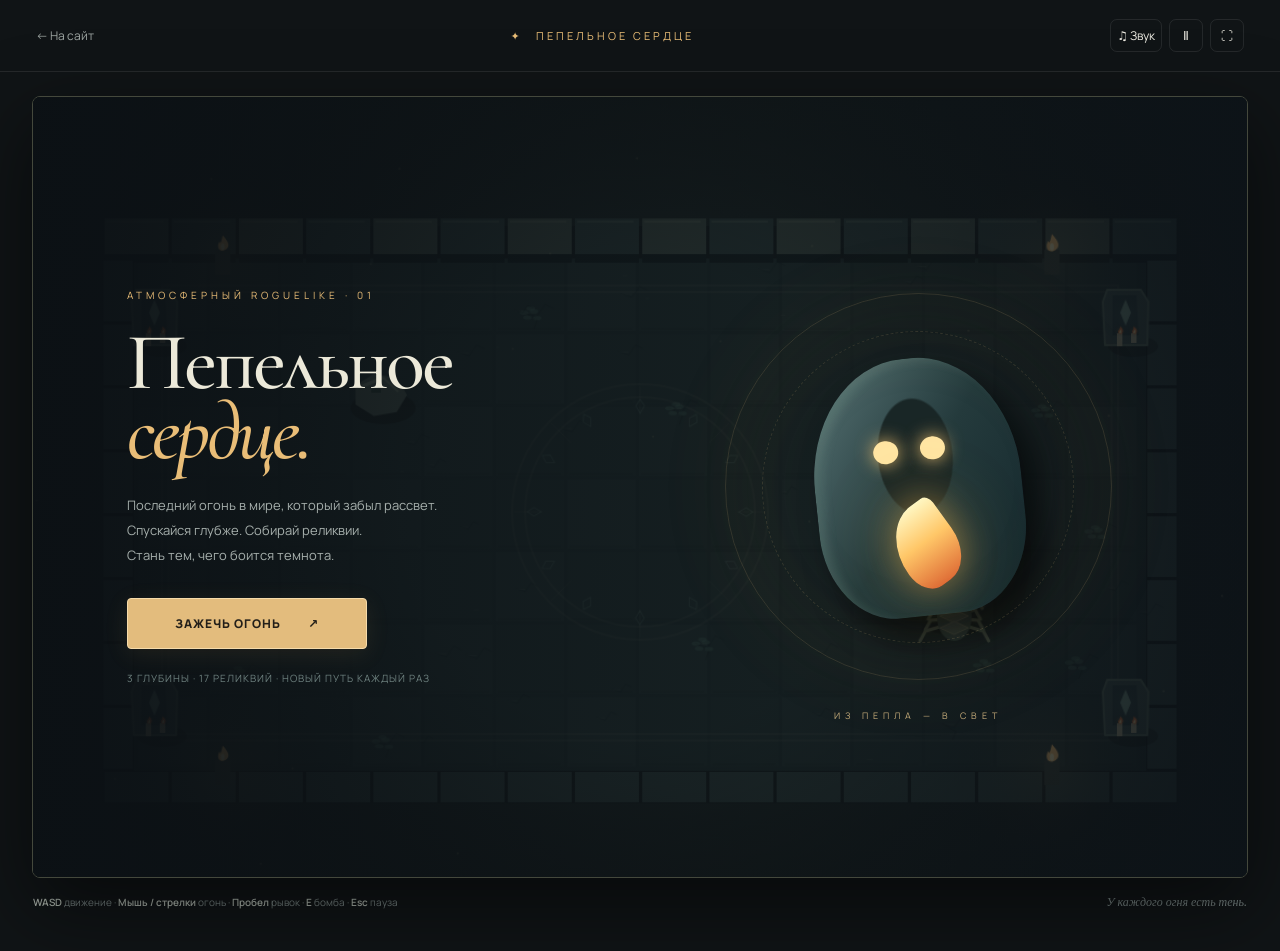
<file: ember.html>
<!doctype html>
<html lang="ru"><head><meta charset="utf-8"><meta name="viewport" content="width=device-width,initial-scale=1,maximum-scale=1,viewport-fit=cover"><meta name="theme-color" content="#101416"><meta name="description" content="Пепельное сердце — атмосферный roguelike о последнем огне. Случайные подземелья, реликвии и три босса."><title>Пепельное сердце • Roguelike</title><link rel="stylesheet" href="/ember.css?v=3"></head>
<body><header><a href="/" class="back">← <span>На сайт</span></a><a class="wordmark" href="/ember.html">✦ <span>ПЕПЕЛЬНОЕ СЕРДЦЕ</span></a><div class="actions"><button id="sound" aria-label="Настройки звука" aria-expanded="false" aria-controls="audioSettings">♫ Звук</button><button id="pause" aria-label="Пауза">Ⅱ</button><button id="fullscreen" aria-label="Полный экран">⛶</button></div></header><section id="audioSettings" class="audio-settings" hidden aria-label="Настройки звука"><div class="audio-title"><strong>Звук подземелья</strong><button id="audioClose" aria-label="Закрыть настройки звука">×</button></div><label class="audio-toggle"><span>Включить звук</span><input id="audioEnabled" type="checkbox" checked></label><label for="musicVolume">Музыка <output id="musicValue">32%</output></label><input id="musicVolume" type="range" min="0" max="100" value="32"><label for="effectsVolume">Эффекты <output id="effectsValue">70%</output></label><input id="effectsVolume" type="range" min="0" max="100" value="70"><p>Музыка меняется в бою. Настройки сохраняются.</p></section>
<main><div class="game-shell"><canvas id="game" width="1120" height="720" aria-label="Игровое поле. WASD — движение, мышь или стрелки — стрельба, пробел — рывок." tabindex="0"></canvas><div id="hud" class="hud hidden"><div><div id="hearts" class="hearts"></div><div class="resources"><span id="coins"></span><span id="bombs"></span></div></div><div class="floor"><small id="floorLabel"></small><strong id="roomLabel"></strong></div><div class="hud-right"><span id="timer">00:00</span><span id="relicCount"></span></div></div><div id="bossBar" class="bossbar hidden"><span id="bossName"></span><div><i id="bossHealth"></i></div></div><div id="toast" role="status"></div><div id="overlay" class="overlay"></div><div id="touchControls" class="touch-controls hidden"><div class="stick" id="moveStick"><i></i><span>ДВИЖЕНИЕ</span></div><div class="touch-buttons"><button id="bombButton" aria-label="Бомба">✹</button><button id="dashButton" aria-label="Рывок">↯</button></div><div class="stick" id="aimStick"><i></i><span>СТРЕЛЬБА</span></div></div></div><div class="under"><span><b>WASD</b> движение · <b>Мышь / стрелки</b> огонь · <b>Пробел</b> рывок · <b>E</b> бомба · <b>Esc</b> пауза</span><span>У каждого огня есть тень.</span></div></main><script src="/ember-audio.js?v=3"></script><script src="/ember-voice.js?v=4"></script><script src="/ember-art.js?v=2"></script><script src="/ember.js?v=4"></script></body></html>
</file>
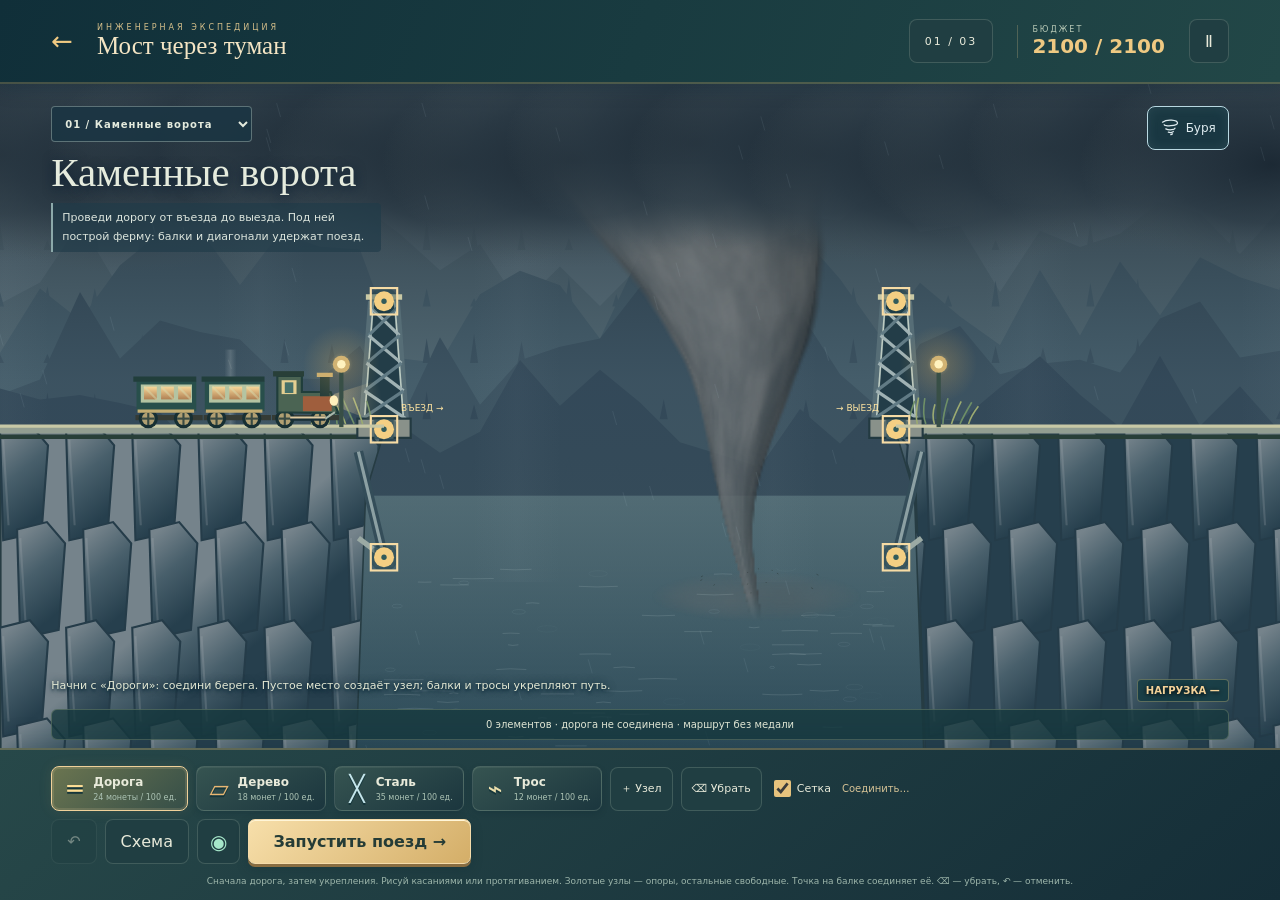
<file: mist-bridge.html>
<!doctype html><html lang="ru"><head><meta charset="utf-8"><meta name="viewport" content="width=device-width,initial-scale=1,viewport-fit=cover"><meta name="theme-color" content="#132f36"><title>Мост через туман</title><link rel="stylesheet" href="/mist-bridge.css?v=15"></head><body><header><a href="/" aria-label="На главную">←</a><div class="brand"><small>ИНЖЕНЕРНАЯ ЭКСПЕДИЦИЯ</small><b>Мост через туман</b></div><button id="level">01 / 03</button><div class="money"><small>БЮДЖЕТ</small><b id="money"></b></div><button id="pause" aria-label="Пауза">Ⅱ</button></header><main><canvas id="world" aria-label="Редактор моста. Рисуйте дорогу, балки и тросы. Касание пустого места создаёт свободный узел."></canvas><div class="story"><small id="chapter" hidden></small><select id="route" aria-label="Выбрать ущелье"><option value="0">01 / Каменные ворота</option><option value="1">02 / Большая река</option><option value="2">03 / Красный каньон</option></select><h1 id="title"></h1><p id="brief"></p></div><button id="weather" aria-pressed="true" aria-label="Буря в долине" title="Выключить бурю"><svg viewBox="0 0 24 24" aria-hidden="true"><path d="M3 5c5-4 18-3 18 1S5 10 5 8m2 5c4 2 11 1 11-1m-8 5c3 1 6 0 6-1m-3 4 2-1"/></svg><span>Буря</span></button><div class="telemetry"><span id="status" role="status" aria-live="polite">Ожидание проекта</span><b id="load">НАГРУЗКА —</b></div><div id="bays" aria-label="Состояние проекта"></div></main><footer><div class="materials" aria-label="Материал"><button data-material="road" title="Дорога: путь поезда, требует поддержки балками" aria-pressed="true"><i>═</i><span>Дорога<small>24 монеты / 100 ед.</small></span></button><button data-material="wood" title="Дерево: жёсткая балка, раскалывается при перегрузке" aria-pressed="false"><i>▱</i><span>Дерево<small>18 монет / 100 ед.</small></span></button><button data-material="steel" title="Сталь: прочная балка, гнётся под большой нагрузкой" aria-pressed="false"><i>╳</i><span>Сталь<small>35 монет / 100 ед.</small></span></button><button data-material="cable" title="Трос: работает на растяжение, провисает без нагрузки" aria-pressed="false"><i>⌁</i><span>Трос<small>12 монет / 100 ед.</small></span></button></div><div class="editor-tools"><button data-material="node" aria-pressed="false" title="Поставить свободный узел">＋ Узел</button><button data-material="erase" aria-pressed="false" title="Убрать элемент или пустой узел">⌫ Убрать</button><label class="grid-toggle"><input id="grid" type="checkbox" checked> Сетка</label><details class="precise"><summary>Соединить…</summary><div><label>От <select id="nodeStart" aria-label="Начальный узел"></select></label><label>До <select id="nodeEnd" aria-label="Конечный узел"></select></label><button id="connect">Соединить</button></div></details></div><div class="actions"><button id="undo" aria-label="Отменить изменение">↶</button><button id="hint">Схема</button><button id="survey" aria-label="Рассчитать нагрузку" title="Рассчитать нагрузку" aria-pressed="false">◉</button><button id="run">Запустить поезд <span>→</span></button></div><p class="help">Сначала дорога, затем укрепления. Рисуй касаниями или протягиванием. Золотые узлы — опоры, остальные свободные. Точка на балке соединяет её. ⌫ — убрать, ↶ — отменить.</p></footer><dialog id="modal"><div class="modal-inner"><small id="modalTag"></small><h2 id="modalTitle"></h2><p id="modalText"></p><button id="continue"></button><button id="retry" hidden>Улучшить этот мост</button></div></dialog><script src="/mist-bridge.js?v=15"></script></body></html>
</file>
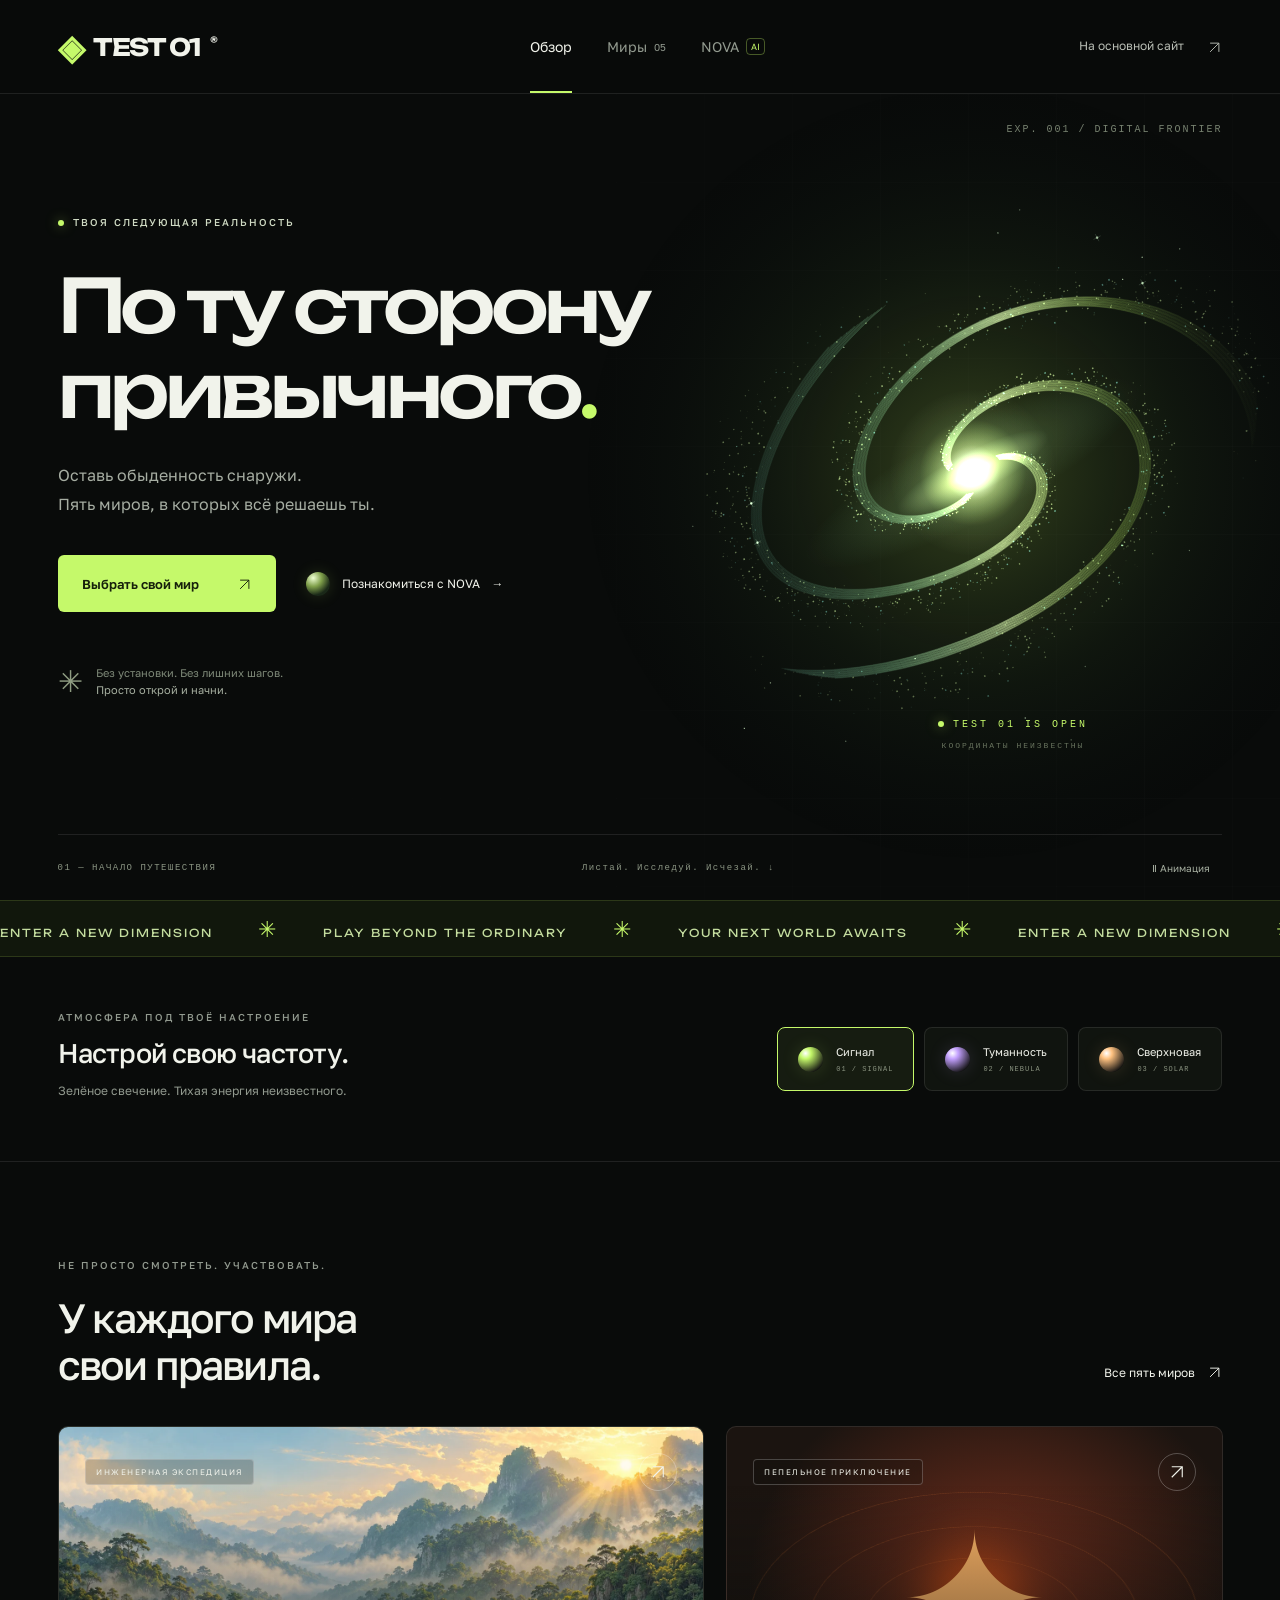
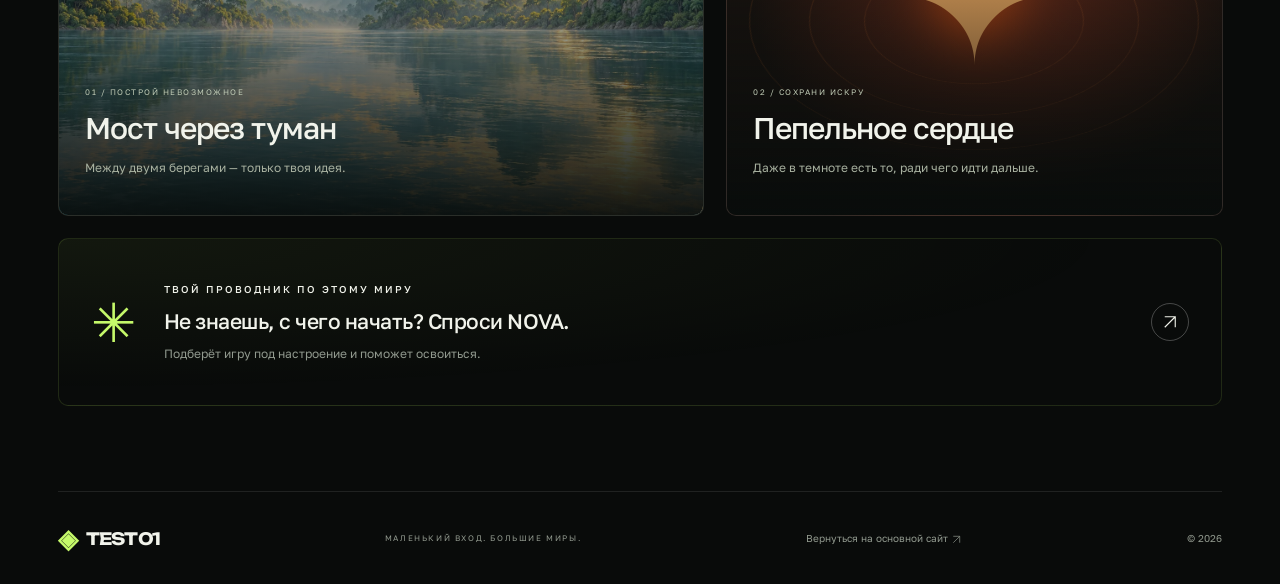
<file: portal.html>
<!doctype html>
<html lang="ru"><head><meta charset="utf-8"><meta name="viewport" content="width=device-width,initial-scale=1"><meta name="theme-color" content="#090b0a"><meta name="description" content="TEST 01 — пять игровых миров и ваш персональный проводник NOVA."><title>TEST 01 — по ту сторону привычного</title><link rel="stylesheet" href="/portal.css"></head><body>
<header class="header"><a class="logo" href="/portal.html" aria-label="TEST 01 — главная"><span class="logo-mark">◈</span> TEST 01<span class="logo-dot">®</span></a><nav aria-label="Навигация портала"><a href="#home" data-page="home" class="active">Обзор</a><a href="#worlds" data-page="worlds">Миры <span class="nav-count">05</span></a><a href="#nova" data-page="nova">NOVA <span class="ai-label">AI</span></a></nav><a class="back" href="/">На основной сайт <span><svg class="arrow-icon" viewBox="0 0 24 24" fill="none" stroke="currentColor" stroke-width="1.5" aria-hidden="true"><path d="M5 19 19 5M5 5h14v14"/></svg></span></a></header>
<main>
<section id="home" class="page active">
<div class="hero"><div class="hero-grid" aria-hidden="true"></div><canvas id="portal-art" aria-hidden="true"></canvas><div class="coordinate coordinate-top">EXP. 001 / DIGITAL FRONTIER</div><div class="hero-content"><p class="eyebrow"><span class="status-dot"></span> ТВОЯ СЛЕДУЮЩАЯ РЕАЛЬНОСТЬ</p><h1>По ту сторону<br>привычного<span class="acid">.</span></h1><p class="intro">Оставь обыденность снаружи.<br>Пять миров, в которых всё решаешь ты.</p><div class="hero-actions"><a class="button primary" href="#worlds">Выбрать свой мир <span><svg class="arrow-icon" viewBox="0 0 24 24" fill="none" stroke="currentColor" stroke-width="1.5" aria-hidden="true"><path d="M5 19 19 5M5 5h14v14"/></svg></span></a><a class="text-button" href="#nova"><span class="mini-orb"></span> Познакомиться с NOVA <span>→</span></a></div><div class="hero-note"><span class="tiny-cross">✳</span><span>Без установки. Без лишних шагов.<br><b>Просто открой и начни.</b></span></div></div><div class="portal-caption"><span class="status-dot"></span> TEST 01 IS OPEN <small>КООРДИНАТЫ НЕИЗВЕСТНЫ</small></div><div class="hero-bottom"><span>01 — НАЧАЛО ПУТЕШЕСТВИЯ</span><a href="#discover">Листай. Исследуй. Исчезай. ↓</a><button id="motion" aria-pressed="true" aria-label="Выключить анимацию">Ⅱ Анимация</button></div></div>
<div class="ticker" aria-hidden="true"><div>ENTER A NEW DIMENSION <span>✳</span> PLAY BEYOND THE ORDINARY <span>✳</span> YOUR NEXT WORLD AWAITS <span>✳</span> ENTER A NEW DIMENSION <span>✳</span> PLAY BEYOND THE ORDINARY <span>✳</span></div></div>
<section class="dimension-lab section-wrap" aria-labelledby="dimension-title"><div class="lab-copy"><p class="eyebrow muted">АТМОСФЕРА ПОД ТВОЁ НАСТРОЕНИЕ</p><h2 id="dimension-title">Настрой свою частоту.</h2><p id="dimension-description">Зелёное свечение. Тихая энергия неизвестного.</p></div><div class="dimension-controls" role="group" aria-label="Цветовая атмосфера"><button data-dimension="signal" aria-pressed="true"><i style="--swatch:#c5f96a"></i><span>Сигнал<small>01 / SIGNAL</small></span></button><button data-dimension="nebula" aria-pressed="false"><i style="--swatch:#c4a1ff"></i><span>Туманность<small>02 / NEBULA</small></span></button><button data-dimension="solar" aria-pressed="false"><i style="--swatch:#ffc280"></i><span>Сверхновая<small>03 / SOLAR</small></span></button></div></section>
<section class="discovery section-wrap" id="discover"><div class="section-head"><div><p class="eyebrow muted">НЕ ПРОСТО СМОТРЕТЬ. УЧАСТВОВАТЬ.</p><h2>У каждого мира<br>свои правила.</h2></div><a class="text-button" href="#worlds">Все пять миров <span><svg class="arrow-icon" viewBox="0 0 24 24" fill="none" stroke="currentColor" stroke-width="1.5" aria-hidden="true"><path d="M5 19 19 5M5 5h14v14"/></svg></span></a></div><div class="featured"><a class="feature-card bridge" href="/mist-bridge.html"><img src="/assets/mist-valley.webp" alt="Горная долина в тумане" loading="lazy"><div class="card-top"><span class="pill">ИНЖЕНЕРНАЯ ЭКСПЕДИЦИЯ</span><span class="circle-arrow"><svg class="arrow-icon" viewBox="0 0 24 24" fill="none" stroke="currentColor" stroke-width="1.5" aria-hidden="true"><path d="M5 19 19 5M5 5h14v14"/></svg></span></div><div class="card-copy"><small>01 / ПОСТРОЙ НЕВОЗМОЖНОЕ</small><h3>Мост через туман</h3><p>Между двумя берегами — только твоя идея.</p></div></a><a class="feature-card ember" href="/ember.html"><div class="ember-art" aria-hidden="true"><i></i><i></i><i></i><span>✦</span></div><div class="card-top"><span class="pill">ПЕПЕЛЬНОЕ ПРИКЛЮЧЕНИЕ</span><span class="circle-arrow"><svg class="arrow-icon" viewBox="0 0 24 24" fill="none" stroke="currentColor" stroke-width="1.5" aria-hidden="true"><path d="M5 19 19 5M5 5h14v14"/></svg></span></div><div class="card-copy"><small>02 / СОХРАНИ ИСКРУ</small><h3>Пепельное сердце</h3><p>Даже в темноте есть то, ради чего идти дальше.</p></div></a></div><a class="nova-banner" href="#nova"><span class="banner-orb" aria-hidden="true">✳</span><div><p class="eyebrow">ТВОЙ ПРОВОДНИК ПО ЭТОМУ МИРУ</p><h3>Не знаешь, с чего начать? Спроси NOVA.</h3><p>Подберёт игру под настроение и поможет освоиться.</p></div><span class="circle-arrow"><svg class="arrow-icon" viewBox="0 0 24 24" fill="none" stroke="currentColor" stroke-width="1.5" aria-hidden="true"><path d="M5 19 19 5M5 5h14v14"/></svg></span></a></section>
</section>
<section id="worlds" class="page section-wrap" hidden><div class="section-head worlds-head"><div><p class="eyebrow"><span class="status-dot"></span> КОЛЛЕКЦИЯ ОПЫТА / 05</p><h1>Выбери свою<br><span class="serif acid">реальность.</span></h1></div><p class="intro">Одна вкладка — новая история.<br>Какой будет твоя?</p></div><div class="filters" aria-label="Фильтр игр"><button class="selected" data-filter="all" aria-pressed="true">Все миры <span>05</span></button><button data-filter="adventure" aria-pressed="false">Приключения</button><button data-filter="strategy" aria-pressed="false">Стратегия</button><button data-filter="engineering" aria-pressed="false">Инженерия</button></div><div id="world-grid" class="world-grid"></div><p class="collection-note">Каждая игра открывается отдельно. Возвращайся в TEST 01 за следующим приключением.</p></section>
<section id="nova" class="page section-wrap" hidden><div class="chat-layout"><aside class="nova-sidebar"><p class="eyebrow"><span class="status-dot"></span> НА СВЯЗИ</p><div class="nova-symbol" aria-hidden="true"><div class="nova-core"><svg class="nova-orbits" viewBox="0 0 110 110" aria-hidden="true"><g class="nova-orbit nova-orbit-1"><ellipse cx="55" cy="55" rx="46" ry="19"/><circle r="2" class="nova-electron"><animateMotion dur="3.6s" repeatCount="indefinite" begin="-0.00s" path="M 101 55 A 46 19 0 1 1 9 55 A 46 19 0 1 1 101 55" keyPoints="0;1" keyTimes="0;1" calcMode="linear"/></circle></g><g class="nova-orbit nova-orbit-2"><ellipse cx="55" cy="55" rx="42" ry="24"/><circle r="2" class="nova-electron"><animateMotion dur="4.7s" repeatCount="indefinite" begin="-1.60s" path="M 97 55 A 42 24 0 1 1 13 55 A 42 24 0 1 1 97 55" keyPoints="1;0" keyTimes="0;1" calcMode="linear"/></circle></g><g class="nova-orbit nova-orbit-3"><ellipse cx="55" cy="55" rx="38" ry="29"/><circle r="2" class="nova-electron"><animateMotion dur="5.8s" repeatCount="indefinite" begin="-3.89s" path="M 93 55 A 38 29 0 1 1 17 55 A 38 29 0 1 1 93 55" keyPoints="0;1" keyTimes="0;1" calcMode="linear"/></circle></g></svg><b></b></div></div><h1>Привет.<br>Я <span class="serif acid">NOVA.</span></h1><p class="intro">Твой маленький проводник<br>по большим мирам.</p><div class="agent-note"><span>✧</span><p>Демо-помощник с готовыми ответами. Знаю игры этого сайта и помогу выбрать, с чего начать.</p></div><button class="text-button" id="clear-chat">↺ Начать новый разговор</button></aside><div class="chat-panel"><div class="chat-header"><span class="mini-orb"></span><div><b>NOVA</b><small>Проводник по TEST 01</small></div><span class="local-badge">Локальный режим</span></div><div id="messages" role="log" aria-live="polite" aria-label="Переписка с NOVA"></div><div class="suggestions"><button data-prompt="Посоветуй игру">✧ Посоветуй игру</button><button data-prompt="Хочу строить"><svg class="arrow-icon" viewBox="0 0 24 24" fill="none" stroke="currentColor" stroke-width="1.5" aria-hidden="true"><path d="M5 19 19 5M5 5h14v14"/></svg> Хочу строить</button><button data-prompt="Что ты умеешь?">Что ты умеешь?</button></div><form id="chat-form"><label class="sr-only" for="chat-input">Сообщение для NOVA</label><input id="chat-input" maxlength="600" autocomplete="off" placeholder="Спроси что-нибудь о мирах…" required><button type="submit" aria-label="Отправить сообщение">↑</button></form><p class="chat-disclaimer">Без регистрации. История хранится только в этом браузере.</p></div></div></section>
</main><div id="world-transition" aria-hidden="true"><div class="jump-rings"><i></i><i></i><i></i></div><div class="jump-copy"><small>ПЕРЕХОД В ДРУГОЙ МИР</small><strong id="jump-title"></strong><span>Встретимся по ту сторону.</span></div></div><footer class="footer"><a class="logo" href="#home"><span class="logo-mark">◈</span> TEST 01</a><span>МАЛЕНЬКИЙ ВХОД. БОЛЬШИЕ МИРЫ.</span><a href="/">Вернуться на основной сайт <svg class="arrow-icon" viewBox="0 0 24 24" fill="none" stroke="currentColor" stroke-width="1.5" aria-hidden="true"><path d="M5 19 19 5M5 5h14v14"/></svg></a><small>© 2026</small></footer><script src="/portal.js"></script></body></html>
</file>
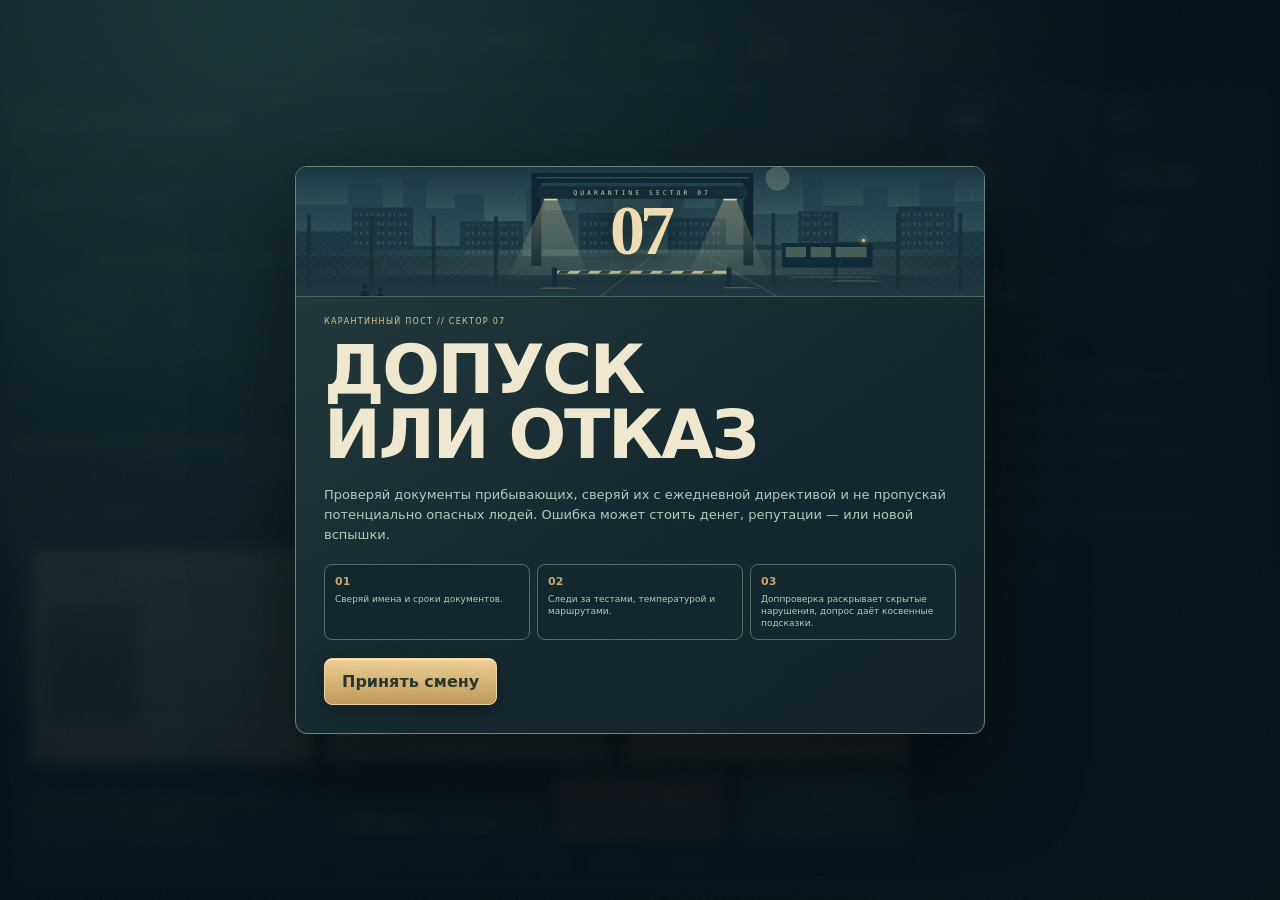
<file: quarantine.html>
<!doctype html><html lang="ru"><head><meta charset="utf-8"><meta name="viewport" content="width=device-width,initial-scale=1,viewport-fit=cover"><meta name="theme-color" content="#11100d"><title>QUARANTINE // CONTROL</title><link rel="stylesheet" href="/quarantine.css?v=2"><link rel="stylesheet" href="/quarantine-polish.css?v=1"><link rel="stylesheet" href="/quarantine-audio.css?v=1"><link rel="stylesheet" href="/quarantine-progression.css?v=1"><link rel="stylesheet" href="/quarantine-cases.css?v=1"><link rel="stylesheet" href="/quarantine-interday.css?v=1"><link rel="stylesheet" href="/quarantine-portraits-v2.css?v=3"><link rel="stylesheet" href="/quarantine-docs.css?v=1"><link rel="stylesheet" href="/quarantine-investigation.css?v=1"><link rel="stylesheet" href="/quarantine-story.css?v=1"><link rel="stylesheet" href="/quarantine-feedback.css?v=1"><link rel="stylesheet" href="/quarantine-atmosphere.css?v=2"><link rel="stylesheet" href="/quarantine-responsive.css?v=5"><link rel="stylesheet" href="/quarantine-motion-polish.css?v=1"><link rel="stylesheet" href="/quarantine-shift-hud.css?v=1"><link rel="stylesheet" href="/quarantine-reactions.css?v=1"></head><body>
<div class="qc-app">
<header class="qc-top"><div class="qc-brand"><i></i><div><b>QUARANTINE // CONTROL</b><span>ПОГРАНИЧНЫЙ КАРАНТИННЫЙ ТЕРМИНАЛ №07</span></div></div><div class="qc-top-actions"><div class="qc-shift"><small>Смена</small><b id="dayLabel">День 1</b></div><div class="qc-clock"><small>До конца</small><b id="clock">02:30</b></div><button class="qc-sound on" id="soundToggle" type="button" aria-pressed="true">ЗВУК <span class="sound-word">ON</span></button><a href="/" class="qc-back">← На сайт</a></div></header>
<main class="qc-layout">
<section class="qc-booth">
<div class="qc-bulletin"><div><small>СЛУЖЕБНАЯ ДИРЕКТИВА</small><b id="bulletinTitle">Базовый карантинный режим</b></div><button id="rulesBtn">Правила</button></div>
<div class="qc-window"><div class="qc-window-light"></div><div class="qc-window-id">GATE 07 / LANE B / SECURE GLASS</div><div class="qc-camera"><i></i><span>REC</span></div><div class="qc-crowd"><i></i><i></i><i></i></div>
<div class="qc-glass"><div class="qc-person" id="personCard"><div class="qc-avatar" id="avatar"><span id="avatarFace">•‿•</span></div><div class="qc-person-copy"><small>ПРИБЫВШИЙ</small><h1 id="personName">—</h1><p id="personLine">Ожидание следующего пассажира…</p><div class="qc-case-strip" id="caseStrip"></div></div></div><div class="qc-queue"><span>Очередь</span><b id="queueCount">0</b></div></div>
<div class="qc-interview" id="interviewBox"><span id="dialogue">Терминал готов к началу смены.</span></div>
</div>
<div class="qc-desk"><div class="qc-desk-lamp"></div><i class="qc-paperclip"></i><i class="qc-pencil"></i>
<div class="qc-doc-tabs"><button class="active" data-doc="passport">Паспорт</button><button data-doc="health">Мед. пропуск</button><button data-doc="permit">Разрешение</button></div>
<div class="qc-doc-stack">
<article class="qc-document passport active" data-panel="passport"><div class="doc-head"><span>ПАСПОРТ</span><b id="passportCountry">—</b></div><div class="doc-photo" id="docPhoto">◎</div><dl><dt>Имя</dt><dd id="passportName">—</dd><dt>№ документа</dt><dd id="passportNo">—</dd><dt>Гражданство</dt><dd id="passportNation">—</dd><dt>Действителен до</dt><dd id="passportExpiry">—</dd></dl><div class="doc-stamp">IDENTITY VERIFIED</div></article>
<article class="qc-document health" data-panel="health"><div class="doc-head"><span>МЕДИЦИНСКИЙ ПРОПУСК</span><b>Q-MED</b></div><div class="health-mark">✚</div><dl><dt>Имя</dt><dd id="healthName">—</dd><dt>Тест</dt><dd id="testResult">—</dd><dt>Давность теста</dt><dd id="testAge">—</dd><dt>Температура</dt><dd id="temperature">—</dd></dl><div class="doc-stamp medical">BIOCLEARANCE</div></article>
<article class="qc-document permit" data-panel="permit"><div class="doc-head"><span>РАЗРЕШЕНИЕ НА ВЪЕЗД</span><b id="permitType">—</b></div><div class="permit-seal">07</div><dl><dt>Имя</dt><dd id="permitName">—</dd><dt>Цель</dt><dd id="purpose">—</dd><dt>Срок пребывания</dt><dd id="stay">—</dd><dt>Маршрут</dt><dd id="route">—</dd></dl><div class="doc-stamp permit-stamp">ENTRY AUTHORITY</div></article>
<div class="qc-decision-ink" id="decisionInk">ДОПУЩЕНО</div>
</div>
<div class="qc-tools"><button id="inspectBtn" class="inspect">⌁ Доп. проверка <span id="inspectCost">−6 сек</span></button><button id="questionBtn" class="question">? Допрос <span>−3 сек</span></button><button id="denyBtn" class="deny qc-stamp-control qc-gate-control" aria-label="Отклонить"><span class="gate-face"><span class="gate-icon" aria-hidden="true"><svg viewBox="0 0 40 38" fill="none" stroke="currentColor" stroke-width="2.4" stroke-linecap="round" stroke-linejoin="round"><path d="M8 4h16l8 8v16l-8 8H8l-8-8V12Z" transform="translate(4 -1)"/><path d="M14 12l12 12m0-12L14 24"/></svg></span><span class="gate-copy"><span class="stamp-label">ОТКЛОНИТЬ</span><small>ЗАБЛОКИРОВАТЬ ВЪЕЗД</small></span><span class="gate-led" aria-hidden="true"></span></span></button><button id="approveBtn" class="approve qc-stamp-control qc-gate-control" aria-label="Принять"><span class="gate-face"><span class="gate-icon" aria-hidden="true"><svg viewBox="0 0 40 38" fill="none" stroke="currentColor" stroke-width="2.4" stroke-linecap="round" stroke-linejoin="round"><path d="M22 5h11v28H22M5 19h20m-7-8 8 8-8 8"/></svg></span><span class="gate-copy"><span class="stamp-label">ПРИНЯТЬ</span><small>ОТКРЫТЬ ШЛЮЗ</small></span><span class="gate-led" aria-hidden="true"></span></span></button></div>
</div>
</section>
<aside class="qc-side">
<section class="qc-status"><div><small>Репутация</small><b id="reputation">100</b></div><div><small>Оплата</small><b id="credits">0 ¤</b></div><div><small>Ошибки</small><b id="strikes">0 / 3</b></div><div><small>Биориск</small><b id="bioRisk">НИЗКИЙ</b></div><div><small>Серия</small><b id="streak">0</b></div><div><small>Обработано</small><b id="processedNow">0 / 0</b></div></section>
<section class="qc-rules"><div class="side-title"><small>АКТИВНЫЕ ПРАВИЛА</small><span id="ruleCount">0</span></div><div id="rulesList"></div></section>
<section class="qc-log"><div class="side-title"><small>ЖУРНАЛ ТЕРМИНАЛА</small><span>LIVE</span></div><div id="log"></div></section>
</aside>
</main>
</div>
<div class="qc-alert" id="emergencyAlert"><small>ЭКСТРЕННОЕ ИЗМЕНЕНИЕ ПРОТОКОЛА</small><b id="emergencyTitle">Новая директива</b><span id="emergencyText"></span></div>
<div class="qc-overlay" id="startOverlay"><div class="qc-modal"><div class="qc-kicker">КАРАНТИННЫЙ ПОСТ // СЕКТОР 07</div><h2>ДОПУСК<br>ИЛИ ОТКАЗ</h2><p>Проверяй документы прибывающих, сверяй их с ежедневной директивой и не пропускай потенциально опасных людей. Ошибка может стоить денег, репутации — или новой вспышки.</p><div class="qc-rules-preview"><div><b>01</b><span>Сверяй имена и сроки документов.</span></div><div><b>02</b><span>Следи за тестами, температурой и маршрутами.</span></div><div><b>03</b><span>Доппроверка раскрывает скрытые нарушения, допрос даёт косвенные подсказки.</span></div></div><button class="qc-primary" id="startBtn">Принять смену</button></div></div>
<div class="qc-overlay hidden" id="rulesOverlay"><div class="qc-modal rules-modal"><div class="qc-kicker">СЛУЖЕБНЫЙ СПРАВОЧНИК</div><h3>Правила текущей смены</h3><div id="rulesFull"></div><button class="qc-primary" id="closeRules">Вернуться к посту</button></div></div>
<div class="qc-overlay hidden" id="shiftOverlay"><div class="qc-modal newspaper"><div class="paper-top">ТЕРМИНАЛ // СВОДКА</div><h2 id="shiftTitle">СМЕНА ЗАВЕРШЕНА</h2><p id="shiftText"></p><div class="paper-grid"><div><small>Обработано</small><b id="sumProcessed">0</b></div><div><small>Верных решений</small><b id="sumCorrect">0</b></div><div><small>Заражённых пропущено</small><b id="sumLeaks">0</b></div><div><small>Заработано</small><b id="sumCredits">0 ¤</b></div></div><div class="headline" id="headline">Терминал удержал ситуацию под контролем.</div><div class="qc-shift-actions"><div class="grade" id="shiftGrade">A</div><button class="qc-primary" id="nextDayBtn">Следующая смена</button></div></div></div>
<script src="/quarantine.js?v=5"></script><script src="/quarantine-portraits.js?v=4"></script><script src="/quarantine-docs.js?v=1"></script><script src="/quarantine-investigation.js?v=5"></script><script src="/quarantine-audio.js?v=1"></script><script src="/quarantine-progression.js?v=2"></script><script src="/quarantine-cases.js?v=5"></script><script src="/quarantine-interday.js?v=3"></script><script src="/quarantine-feedback.js?v=5"></script><script src="/quarantine-workspace.js?v=1"></script><script src="/quarantine-cinema.js?v=1"></script><script src="/quarantine-shift-hud.js?v=1"></script><script src="/quarantine-reactions.js?v=1"></script></body></html>
</file>
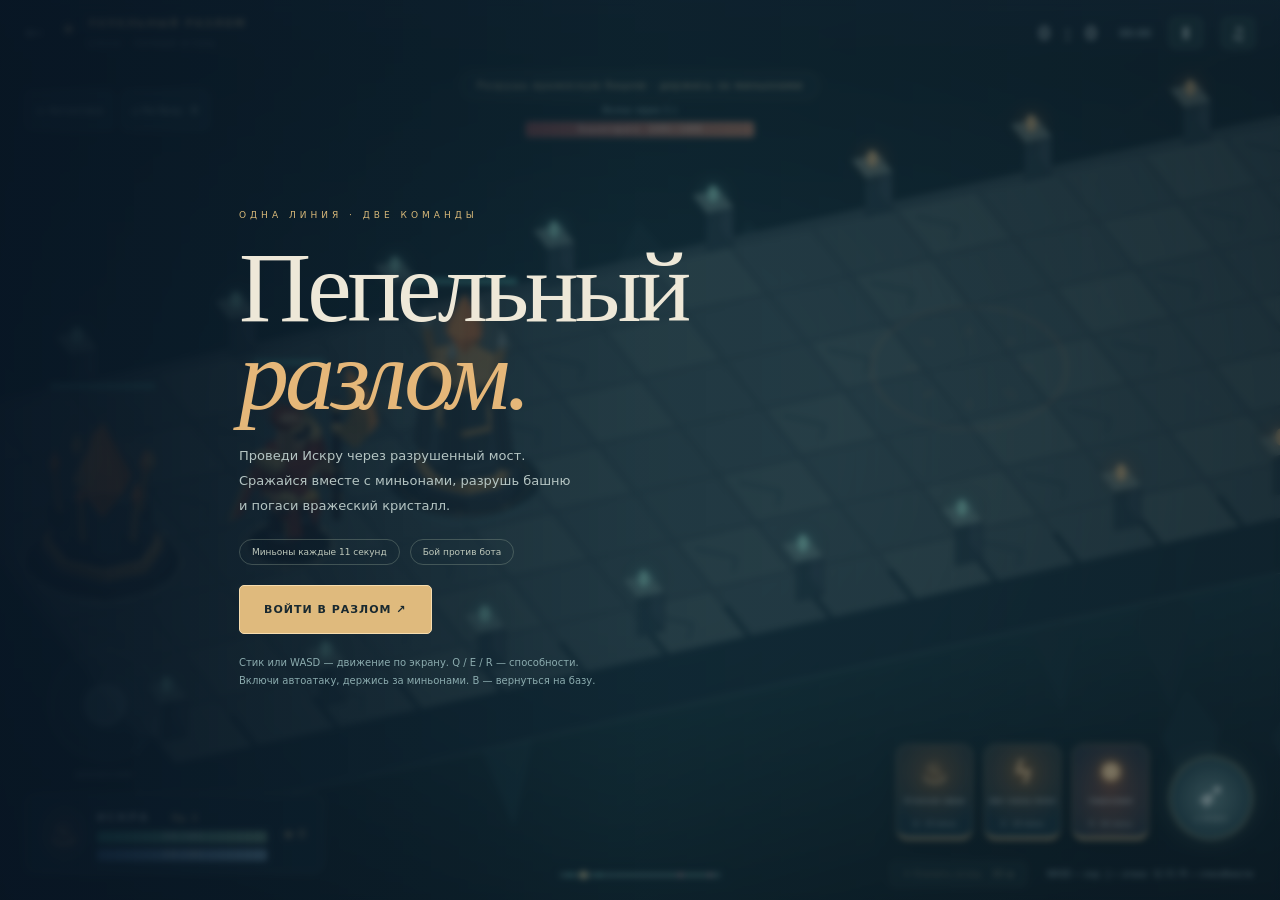
<file: rift.html>
<!doctype html><html lang="ru"><head><meta charset="utf-8"><meta name="viewport" content="width=device-width,initial-scale=1,viewport-fit=cover"><meta name="theme-color" content="#101e25"><title>Пепельный разлом • Арена</title><link rel="stylesheet" href="/rift.css?v=2"></head><body><canvas id="arena" aria-label="Арена: движение WASD, атака J, способности Q, E, R" tabindex="0"></canvas><header><a href="/">←</a><div class="logo">✦ <b>ПЕПЕЛЬНЫЙ РАЗЛОМ</b><small>АРЕНА · ПЕРВЫЙ ОГОНЬ</small></div><div id="score">0 : 0</div><div id="clock">00:00</div><button id="pause" aria-label="Пауза">Ⅱ</button><button id="sound" aria-label="Звук">♫</button></header><div class="objective" id="objective">Пройди с миньонами к башне противника</div><aside id="stats"><span class="portrait">♨</span><div><strong>ИСКРА <small id="level">Ур. 1</small></strong><div class="bar health"><i id="hp"></i><span id="hpText"></span></div><div class="bar mana"><i id="mp"></i><span id="mpText"></span></div></div><span class="gold" id="gold">◈ 0</span></aside><div class="battle-info"><span id="waveInfo"></span><div class="enemy-health"><i id="enemyBar"></i><span id="enemyHp"></span></div></div><div class="tactics"><button id="auto" aria-pressed="false">◎ Автоатака</button><button id="recall">⌂ На базу · B</button></div><div id="notice" role="status"></div><div class="joystick" id="stick"><i></i><small>ДВИЖЕНИЕ</small></div><div class="skills"><button id="q" class="skill"><b>♨</b><span>Огненная сфера</span><small>Q · 25 маны</small><em></em></button><button id="e" class="skill"><b>ϟ</b><span>Шаг сквозь пепел</span><small>E · 20 маны</small><em></em></button><button id="r" class="skill ultimate"><b>✹</b><span>Сверхновая</span><small>R · 60 маны</small><em></em></button><button id="attack" class="attack" aria-label="Атака">➶<small>J / ПРОБЕЛ</small></button></div><div class="shop"><button id="upgrade">✦ Усилить огонь <span>80 ◈</span></button><small>WASD — ход · J — атака · Q / E / R — способности</small></div><div id="overlay" class="overlay"><div class="intro"><div class="eyebrow">ОДНА ЛИНИЯ · ДВЕ КОМАНДЫ</div><h1>Пепельный<br><em>разлом.</em></h1><p>Проведи Искру через разрушенный мост.<br>Сражайся вместе с миньонами, разрушь башню<br>и погаси вражеский кристалл.</p><div class="tags"><span>Миньоны каждые 11 секунд</span><span>Бой против бота</span></div><button id="start">ВОЙТИ В РАЗЛОМ ↗</button><small>Стик или WASD — движение по экрану. Q / E / R — способности.<br>Включи автоатаку, держись за миньонами. B — вернуться на базу.</small></div></div><script src="/rift-models.js?v=2"></script><script src="/rift.js?v=3"></script></body></html>
</file>
<file: ember.css>
@import url('https://fonts.googleapis.com/css2?family=Cormorant+Garamond:wght@500;600;700&family=Manrope:wght@400;500;600;700;800&display=swap');
:root{color-scheme:dark;--gold:#e9bd77;--muted:#8c9696;--line:#ffffff16}*{box-sizing:border-box}body{margin:0;background:#101416;color:#eeece3;font-family:Manrope,system-ui,sans-serif;overflow-x:hidden}button,a{-webkit-tap-highlight-color:transparent}button{font:inherit;cursor:pointer;color:inherit}button:focus-visible,a:focus-visible{outline:2px solid var(--gold);outline-offset:4px}header{height:72px;max-width:1480px;margin:auto;padding:0 36px;display:flex;align-items:center;justify-content:space-between;border-bottom:1px solid var(--line);gap:12px}a{color:inherit;text-decoration:none}.back{font-size:12px;color:#9da5a2}.wordmark{font-size:11px;letter-spacing:3px;color:var(--gold);display:flex;gap:13px;align-items:center}.wordmark:first-letter{font-size:24px}.actions{display:flex;gap:7px}.actions button{background:transparent;border:1px solid var(--line);border-radius:7px;height:33px;min-width:34px;font-size:12px}main{max-width:1360px;margin:24px auto;padding:0 32px}.game-shell{position:relative;width:100%;aspect-ratio:14/9;background:#161c1c;border:1px solid #44483c;box-shadow:0 28px 80px #0008;overflow:hidden;border-radius:8px}canvas{display:block;width:100%;height:100%;outline:none;touch-action:none}.hud{position:absolute;top:4%;left:4%;right:4%;display:flex;justify-content:space-between;align-items:start;pointer-events:none;text-shadow:0 2px 5px #000}.hearts{font-size:24px;letter-spacing:3px;color:#f48975}.hearts .empty{color:#594344}.resources{display:flex;gap:20px;font-size:13px;color:var(--gold);margin-top:5px}.floor{text-align:center;display:flex;flex-direction:column;gap:5px}.floor small{color:var(--gold);font-size:9px;letter-spacing:3px}.floor strong{font-family:'Cormorant Garamond',Georgia,serif;font-size:22px;font-weight:500}.hud-right{display:flex;flex-direction:column;gap:7px;font-size:12px;color:#b1bbb3;text-align:right}.under{display:flex;justify-content:space-between;gap:20px;font-size:10px;color:#737f7e;padding:17px 1px}.under b{font-weight:600;color:#a6aea6}.under>span:last-child{font-family:Georgia,serif;font-style:italic;font-size:12px}.overlay{position:absolute;inset:0;display:flex;align-items:center;justify-content:center;padding:24px;background:linear-gradient(90deg,#0c1115e8,#111719a6 60%,#10161ba3);z-index:5;overflow:auto}.overlay.clear{background:#0b1014dd;backdrop-filter:blur(6px)}.hidden{display:none!important}.intro{width:88%;display:grid;grid-template-columns:1.1fr 1fr;align-items:center;gap:40px}.kicker{font-size:10px;color:var(--gold);letter-spacing:4px;text-transform:uppercase}.intro h1{font-family:'Cormorant Garamond',Georgia,serif;font-size:clamp(46px,6.3vw,90px);line-height:.86;font-weight:500;margin:26px 0;color:#ece9d9;letter-spacing:-3px}.intro h1 em{color:var(--gold);font-weight:500}.intro p,.panel p{color:#a6afac;font-size:13px;line-height:1.9;max-width:390px}.primary{background:#e3bc7d;color:#231f19;border:1px solid #f6dbaa;padding:16px 27px;border-radius:4px;font-weight:800;font-size:12px;letter-spacing:1px;box-shadow:0 5px 25px #daa55218;transition:background .2s,transform .2s}.primary:hover{background:#f5d59f;transform:translateY(-2px)}.secondary{padding:13px 22px;background:#ffffff07;border:1px solid #ffffff25;border-radius:4px;font-size:12px}.intro .primary{margin-top:18px;min-width:240px}.meta{font-size:10px;color:#6e817f;margin-top:22px;letter-spacing:1px}.sigil{width:100%;aspect-ratio:1;position:relative;display:grid;place-items:center}.sigil:before,.sigil:after{content:'';position:absolute;width:82%;height:82%;border:1px solid #ddb97827;border-radius:50%;box-shadow:0 0 90px #c4913a0c,inset 0 0 80px #c4913a0c}.sigil:after{width:66%;height:66%;border:1px dashed #ddb97829;transform:rotate(25deg)}.flame-art{width:44%;height:55%;border-radius:48% 48% 35% 35%;background:radial-gradient(ellipse at 50% 38%,#192626 0 25%,transparent 26%),linear-gradient(125deg,#597576,#243a3c 50%,#14272c);position:relative;box-shadow:inset 8px 4px 10px #93b9a32a,15px 22px 30px #0008;transform:rotate(-6deg);animation:breathe 4s ease-in-out infinite}.flame-art:before{content:'';position:absolute;left:30%;top:31%;width:12%;height:9%;border-radius:50%;background:#ffe5a3;box-shadow:47px 0 0 #ffe5a3,0 0 18px #e9be70,47px 0 18px #e9be70}.flame-art:after{content:'';position:absolute;left:36%;top:57%;width:30%;height:32%;background:linear-gradient(#fff7c2,#ffc768 45%,#df6d36);border-radius:80% 15% 60% 40%;transform:rotate(-30deg);box-shadow:0 0 35px #ffbc5277,0 0 75px #fbbc4444}.sigil-label{position:absolute;bottom:0;font-size:9px;letter-spacing:5px;color:#c4aa79}@keyframes breathe{50%{transform:translateY(-10px) rotate(3deg)}}.panel{text-align:center;width:min(760px,95%)}.panel h2{font-family:'Cormorant Garamond',Georgia,serif;font-size:48px;font-weight:500;margin:14px 0}.panel p{margin:12px auto 24px}.choices{display:grid;grid-template-columns:repeat(3,1fr);gap:12px;margin:25px 0}.choice{padding:24px 16px;border:1px solid #dabc7833;background:linear-gradient(145deg,#283432,#182222);border-radius:8px;text-align:left;min-height:190px;transition:.2s}.choice:hover{border-color:var(--gold);transform:translateY(-5px)}.choice .icon{font-size:35px;color:var(--gold);display:block;margin-bottom:20px}.choice strong{display:block;font-family:Georgia,serif;font-weight:400;font-size:18px}.choice small{display:block;color:#9eaaa6;line-height:1.7;margin-top:10px;font-size:11px}.choice i{display:block;font-size:9px;color:var(--gold);margin-top:14px;font-style:normal;letter-spacing:2px}.bossbar{position:absolute;bottom:5%;left:30%;width:40%;text-align:center;pointer-events:none}.bossbar span{font-size:10px;letter-spacing:3px;color:#edc9b0}.bossbar>div{height:6px;background:#351e26;border:1px solid #b06f6255;margin-top:9px}.bossbar i{display:block;height:100%;width:100%;background:linear-gradient(90deg,#bd5a59,#eea57c)}#toast{position:absolute;bottom:11%;left:20%;right:20%;text-align:center;color:#f6d69c;font-size:14px;opacity:0;transition:opacity .2s;pointer-events:none;text-shadow:0 2px 5px #000}.touch-controls{position:absolute;inset:0;pointer-events:none}.stick{position:absolute;bottom:5%;width:104px;height:104px;border-radius:50%;background:#cee2d008;border:1px solid #d5e6d52b;pointer-events:auto;touch-action:none}.stick i{position:absolute;left:32px;top:32px;width:38px;height:38px;background:#cfdec72c;border:1px solid #dcebd64d;border-radius:50%}.stick span{position:absolute;bottom:-16px;width:100%;text-align:center;font-size:7px;letter-spacing:1px;color:#a5b0a7}#moveStick{left:4%}#aimStick{right:4%}.touch-buttons{position:absolute;bottom:5%;left:40%;right:40%;display:flex;gap:10px;justify-content:center}.touch-buttons button{pointer-events:auto;touch-action:none;border-radius:50%;border:1px solid #e8bc7a55;background:#c8a07015;width:42px;height:42px;color:var(--gold);font-size:22px}body:fullscreen main{max-width:none;margin:0;height:calc(100dvh - 50px)}body:fullscreen header{height:50px}body:fullscreen .game-shell{height:100%;width:auto;margin:auto;max-width:100%;aspect-ratio:14/9}body:fullscreen .under{display:none}@media(pointer:coarse){.under>span:first-child{font-size:0}.under>span:first-child:after{content:'Левый стик — движение · Правый — огонь · ↯ рывок · ✹ бомба';font-size:10px}}@media(max-width:700px){header{padding:0 14px;height:54px}.wordmark{font-size:8px;letter-spacing:1px}.back span{display:none}.actions button{font-size:9px}main{padding:0 8px;margin:10px auto}.game-shell{aspect-ratio:4/5}.intro{display:block;width:95%;text-align:center}.intro h1{font-size:52px;letter-spacing:-2px}.intro p{font-size:11px;margin:auto}.sigil{display:none}.intro .primary{margin-top:20px}.meta{font-size:9px}.hud{top:3%;left:4%;right:4%}.hearts{font-size:18px;letter-spacing:1px}.floor strong{font-size:17px}.floor small{font-size:7px;letter-spacing:1px}.hud-right{font-size:10px}.resources{font-size:11px;gap:10px}.under>span:last-child{display:none}.choices{gap:7px}.choice{padding:14px 10px;min-height:185px}.choice strong{font-size:14px}.choice small{font-size:10px}.panel h2{font-size:36px}.panel p{font-size:11px}.overlay{padding:12px}.bossbar{bottom:25%;width:50%;left:25%}#toast{bottom:29%;font-size:11px}.kicker{font-size:8px;letter-spacing:2px}}@media(max-height:520px) and (orientation:landscape){header{height:40px}main{margin:0 auto;padding:0;max-width:calc((100dvh - 40px)*14/9)}.game-shell{height:calc(100dvh - 40px);aspect-ratio:14/9}.under{display:none}.intro h1{font-size:44px;margin:15px 0}.intro p{font-size:11px}.intro .primary{padding:12px;margin-top:10px}.meta{margin-top:10px}.panel h2{font-size:32px}.choices{margin:12px 0}.choice{min-height:150px;padding:14px}.choice .icon{margin-bottom:10px}.sigil{max-height:270px}.stick{width:84px;height:84px}.stick i{left:22px;top:22px}.hud{top:2%}}
@media(max-width:700px) and (orientation:portrait){.game-shell>canvas{position:absolute;top:16%;height:auto;aspect-ratio:14/9}.touch-controls .stick{bottom:8%}.touch-buttons{bottom:8%}.bossbar{bottom:30%}#toast{bottom:27%}.game-shell{background:radial-gradient(ellipse at 50% 45%,#263533,#10191d 70%)}}
@media(prefers-reduced-motion:reduce){.flame-art{animation:none}.choice,.primary{transition:none}}
.audio-settings{position:fixed;right:max(16px,calc((100vw - 1400px)/2));top:65px;width:280px;padding:20px;z-index:30;background:#172526f5;backdrop-filter:blur(16px);border:1px solid #ad98735e;border-radius:10px;box-shadow:0 15px 70px #0009}.audio-settings[hidden]{display:none}.audio-title{display:flex;align-items:center;justify-content:space-between;margin-bottom:18px}.audio-title strong{font-size:14px;color:#eed1a0}.audio-title button{background:transparent;border:0;font-size:24px;color:#bfc8bf}.audio-settings label{display:flex;justify-content:space-between;align-items:center;font-size:12px;color:#c5cec4;margin-top:15px}.audio-settings output{color:#e9bd77}.audio-settings input[type=range]{width:100%;accent-color:#e9bd77;margin:13px 0 0;min-height:24px}.audio-settings input[type=checkbox]{accent-color:#e9bd77;width:18px;height:18px}.audio-settings p{color:#85978e;line-height:1.6;font-size:10px;margin:15px 0 0}@media(max-height:520px){.audio-settings{top:42px;padding:12px 20px}.audio-title{margin-bottom:4px}.audio-settings label{margin-top:7px}.audio-settings input[type=range]{margin-top:3px}}
</file>
<file: mist-bridge.css>
:root{color-scheme:dark;--gold:#efc982;--ink:#e8eada;--line:#bdd0bc33}*{box-sizing:border-box}body{margin:0;height:100dvh;display:flex;flex-direction:column;background:#142e34;color:var(--ink);font-family:Manrope,system-ui,sans-serif;overflow:hidden}button,a{font:inherit;-webkit-tap-highlight-color:transparent}button{cursor:pointer;color:inherit;border:1px solid var(--line);background:#203e42;border-radius:8px;min-height:44px;padding:10px 15px}button:hover:not(:disabled){border-color:#efc982}button:disabled{opacity:.4;cursor:default}button:focus-visible,a:focus-visible{outline:3px solid var(--gold);outline-offset:3px}header{height:84px;padding:16px 4vw;display:flex;align-items:center;gap:24px;border-bottom:1px solid var(--line);background:#142d32;z-index:2}header>a{color:var(--gold);text-decoration:none;font-size:26px}.brand{margin-right:auto}.brand small{display:block;font-size:8px;letter-spacing:3px;color:#b9cab6}.brand b{font-family:'Playfair Display',Georgia,serif;font-size:25px;font-weight:500}.money small{display:block;font-size:8px;letter-spacing:2px;color:#b8c9b6}.money b{color:var(--gold);font-size:20px;font-variant-numeric:tabular-nums}#level{font-size:11px;letter-spacing:2px}main{position:relative;flex:1;min-height:0;overflow:hidden}canvas{height:100%;width:100%;display:block;touch-action:manipulation}.story{position:absolute;top:22px;left:4vw;pointer-events:none;max-width:430px;color:#203b3b}.story small{font-size:9px;letter-spacing:3px;font-weight:800}.story h1{font-family:'Playfair Display',Georgia,serif;font-size:clamp(25px,3.2vw,46px);font-weight:500;line-height:1.1;margin:8px 0}.story p{font-size:11px;line-height:1.7;max-width:330px;margin:0}.telemetry{pointer-events:none;position:absolute;left:4vw;right:4vw;bottom:55px;display:flex;justify-content:space-between;gap:12px;color:#e4e9d4;font-size:11px;text-shadow:0 1px 4px #000}.telemetry b{color:#f3d299;font-size:10px;white-space:nowrap}#bays{position:absolute;left:25%;right:25%;bottom:8px;display:grid;grid-template-columns:repeat(6,1fr);gap:5px}#bays button{min-width:0;padding:5px;font-size:11px;background:#16383ee8;border-color:#c3c99b55;border-radius:5px}#bays button.built{border-color:#e1bd7f;color:#f7d7a2}footer{padding:16px 4vw 10px;background:linear-gradient(#1c383e,#142b31);border-top:1px solid var(--line);display:flex;flex-wrap:wrap;gap:10px;align-items:center;z-index:2}.materials{display:flex;gap:8px}.materials button{display:flex;align-items:center;gap:10px;text-align:left;padding:9px 14px}.materials i{font-style:normal;font-size:25px;color:#ddc294}.materials span{font-size:12px;font-weight:700}.materials small{display:block;font-size:8px;margin-top:4px;color:#acc3b4;font-weight:400}.materials button[aria-pressed=true]{background:#526351;border-color:#e2c38c;box-shadow:inset 0 0 0 2px #eed29718}.actions{display:flex;gap:8px;margin-left:auto}#run,#continue{background:linear-gradient(#f1d49a,#cfa86a);color:#253c36;font-weight:800;border-color:#f4dbaa;padding:12px 24px}#run span{margin-left:25px}.help{flex-basis:100%;text-align:center;font-size:9px;color:#9db6ab;margin:4px 0}dialog{padding:0;border:1px solid #b6ba8e66;border-radius:14px;width:min(460px,calc(100% - 30px));background:linear-gradient(150deg,#28484b,#112c33);color:var(--ink);box-shadow:0 30px 120px #00181bbb}dialog::backdrop{background:#061e29b8;backdrop-filter:blur(5px)}.modal-inner{padding:35px}.modal-inner>small{letter-spacing:3px;color:var(--gold);font-size:9px}.modal-inner h2{font:500 40px/1.1 'Playfair Display',Georgia,serif;margin:16px 0}.modal-inner p{font-size:13px;line-height:1.8;color:#bdcec0;margin-bottom:25px}#continue{width:100%}@media(max-width:700px){header{height:68px;padding:10px 14px;gap:10px}.brand b{font-size:17px}.brand small{font-size:6px;letter-spacing:1.4px}.money b{font-size:14px}.money small{font-size:7px}#level{display:none}header>button{padding:8px 12px}.story{top:18px;left:18px;max-width:85%}.story p{max-width:260px;font-size:10px}.story small{font-size:8px}.story h1{font-size:29px}footer{padding:10px 12px max(8px,env(safe-area-inset-bottom));gap:8px}.materials{width:100%;gap:5px}.materials button{flex:1;padding:7px 8px;gap:6px}.materials i{font-size:20px}.materials span{font-size:10px}.materials small{font-size:7px}.actions{width:100%}#run{flex:1;padding:10px 12px}.help{font-size:8px;line-height:1.4;margin:0}#bays{left:12px;right:12px;gap:5px}.telemetry{left:14px;right:14px;font-size:10px}.telemetry b{font-size:8px}.modal-inner{padding:25px}.modal-inner h2{font-size:34px}}@media(max-height:500px) and (orientation:landscape){header{height:50px;padding:5px 20px}.brand b{font-size:18px}.story{top:8px}.story h1{font-size:22px;margin:3px 0}.story p{display:none}footer{padding:6px 16px}.materials button{padding:5px 10px}.help{display:none}.telemetry{bottom:48px}#bays button{min-height:36px}#bays{bottom:5px}footer button{min-height:38px;padding:6px 12px}}
canvas{touch-action:none}#bays{display:block;left:4%;right:4%;text-align:center;font-size:10px;color:#e3e9d6;background:#16383ec9;padding:9px;border:1px solid #c3c99b44;border-radius:6px;pointer-events:none}.telemetry{bottom:46px}.precise{font-size:10px;position:relative}.precise summary{cursor:pointer;padding:8px;color:#d6c396}.precise[open]{position:absolute;bottom:145px;left:4%;padding:12px;background:#17383f;z-index:5;border:1px solid #b6c7a766;border-radius:8px}.precise select{color:#e1e9d2;background:#23474a;border:1px solid #bacbab66;border-radius:4px;padding:8px;font:inherit;max-width:130px}.precise label{margin-right:8px}.materials button[data-material=erase]{padding:8px}.materials button[data-material=erase] small{display:none}@media(max-width:700px){.materials{flex-wrap:wrap}.materials button{padding:6px;gap:5px}.materials button[data-material=erase]{flex:0 0 44px}.materials button[data-material=erase] span{display:none}.precise{width:100%;text-align:center}.precise summary{padding:3px}.precise[open]{width:92%;bottom:170px}.telemetry{font-size:9px}.telemetry b{font-size:8px}.story p{max-width:280px}#bays{font-size:9px;padding:7px}}@media(max-height:500px) and (orientation:landscape){.precise{display:none}.story{max-width:45%}}

@media(max-height:500px) and (orientation:landscape){footer{flex-wrap:nowrap;gap:8px}.materials{gap:5px}.materials button{padding:5px 7px;gap:5px}.materials button[data-material=erase] span{display:none}.materials span{font-size:10px}.materials small{font-size:7px}.actions{gap:5px}#run{padding:8px 12px;font-size:12px}#hint{font-size:12px}#bays{display:none}.telemetry{bottom:8px}}

@media(max-width:700px) and (min-height:501px){.telemetry{flex-direction:column;gap:4px}.telemetry b{align-self:flex-end}}

@media(max-width:700px){#run{font-size:14px}.materials small{font-size:6.5px}}

@media(max-height:500px) and (orientation:landscape){.story h1{display:none}}
/* Expedition instruments: brass edges, material samples and a readable load map. */
header{background:linear-gradient(110deg,#102f39,#224747);border-bottom:2px solid #b5986255;box-shadow:0 3px 18px #092a3b40}.brand small{color:#d5bf8a}.brand b{color:#f4e5c4}.money{padding-left:14px;border-left:1px solid #d9c18a44}.story small{display:inline-block;padding:6px 9px;background:#e8e5c3c9;border:1px solid #fff0bb66;border-radius:3px;letter-spacing:2px}.story h1{text-shadow:0 1px 14px #fff0d699}.story p{padding:6px 9px;background:#ecedd573;border-left:2px solid #708b73;border-radius:0 4px 4px 0}.telemetry b{padding:5px 8px;background:#153b42d9;border:1px solid #c9b88166;border-radius:4px}.telemetry span{min-width:0;text-shadow:0 2px 3px #0c2938,0 0 8px #0c2938}footer{background:linear-gradient(140deg,#274849,#152e38);border-top:2px solid #bba46c66;box-shadow:0 -6px 24px #112d3a33}.materials button{background:linear-gradient(150deg,#365451,#1b363e);box-shadow:inset 0 1px #e2edcf12,0 3px 6px #071f272b}.materials button[aria-pressed=true]{background:linear-gradient(140deg,#6b7550,#354e48);border-color:#f0d19a;box-shadow:inset 0 0 0 2px #f0d19a26,0 0 14px #e6b75c18}.materials i{width:25px;text-align:center;flex-shrink:0;text-shadow:0 2px #15363b}.materials [data-material=wood] i{color:#e9b773}.materials [data-material=steel] i{color:#c5e6ec}.materials [data-material=cable] i{color:#ede0ad}#run,#continue{background:linear-gradient(135deg,#f7dfaa,#d4ae68);box-shadow:inset 0 1px #fff5d7,0 3px 0 #896d41,0 5px 12px #0b273140;border-radius:7px}#run:active,#continue:active{transform:translateY(2px);box-shadow:inset 0 1px #fff5d7}#survey{color:#a6e7ca;font-size:20px;padding:7px 12px}#survey[aria-pressed=true]{background:#396554;border-color:#b2efcf;box-shadow:0 0 12px #9fe8bc33}#retry{width:100%;margin-top:12px;background:transparent;color:#ead6a4}#retry[hidden]{display:none}body[data-route="2"] .story{color:#183043}body[data-mode="test"] .story p{opacity:.7}.modal-inner{background:radial-gradient(ellipse at top right,#b79a5433,transparent 65%)}
@media(max-width:700px){.money{padding-left:8px}.materials button{gap:4px}.materials i{width:18px}.actions{gap:6px}#undo,#survey{flex:0 0 42px;padding:6px;min-width:42px}#hint{padding:6px;font-size:11px}#run{font-size:12px;padding:9px 7px}.story small{font-size:7px}.story p{font-size:9px;max-width:265px}.telemetry{gap:2px}.telemetry b{padding:3px 7px}}
@media(max-height:500px) and (orientation:landscape){.story small{padding:3px 7px;font-size:7px}#survey{padding:5px 9px}.telemetry b{padding:2px 5px}.actions{gap:5px}#run{white-space:nowrap}}

@media(max-width:700px) and (max-height:720px){.story p{display:none}.story h1{font-size:25px}}
dialog{max-height:calc(100dvh - 24px);overflow-y:auto}@media(prefers-reduced-motion:reduce){#run:active,#continue:active{transform:none}}

#weather{position:absolute;right:4vw;top:22px;display:flex;align-items:center;gap:6px;z-index:1;min-height:44px;padding:8px 12px;font-size:12px;background:#183943db;backdrop-filter:blur(8px)}#weather svg{width:20px;height:20px;fill:none;stroke:currentColor;stroke-width:1.5;stroke-linecap:round}#weather[aria-pressed=true]{border-color:#b9d9e2;color:#e0edf1;box-shadow:inset 0 0 12px #b5d7df18}body[data-storm=true] .story{color:#e5ebdd}body[data-storm=true] .story h1{text-shadow:0 2px 12px #0a1d30}body[data-storm=true] .story small{background:#1d3644d9;color:#dce4d9;border-color:#c1d2c94a}body[data-storm=true] .story p{background:#203b49a6;border-color:#8ca9aa;color:#dce5dd}@media(max-width:700px){#weather{right:12px;top:12px;padding:7px 9px;font-size:11px;gap:4px}.story small{max-width:calc(100vw - 120px);letter-spacing:1.4px}}@media(max-height:500px) and (orientation:landscape){#weather{top:6px;min-height:38px;padding:5px 8px}}

.story #chapter{display:none}#route{pointer-events:auto;max-width:260px;min-height:36px;padding:6px 22px 6px 9px;border:1px solid #d5d4b377;border-radius:4px;background:#e6e5c9e8;color:#203e42;font:700 10px system-ui;letter-spacing:1px;cursor:pointer}#route:focus-visible{outline:3px solid #efc982;outline-offset:2px}#route:disabled{cursor:default;opacity:.8}body[data-storm=true] #route{background:#1b3543ed;color:#e3eadd;border-color:#c1d2c966}@media(max-width:700px){#route{max-width:calc(100vw - 120px);font-size:9px;letter-spacing:.5px}.story h1{font-size:27px}}@media(max-height:500px) and (orientation:landscape){#route{min-height:32px;padding:4px 20px 4px 7px;font-size:9px}}

/* Free construction: four materials, a compact tool row and explicit road state. */
.materials [data-material=road] i{color:#ffdf96}
.editor-tools{display:flex;align-items:center;gap:8px;min-width:0}
.editor-tools>button{font-size:11px;padding:8px 10px;white-space:nowrap}
.editor-tools>button[aria-pressed=true]{border-color:#f0d19a;background:#53694e}
.grid-toggle{display:flex;align-items:center;gap:3px;font-size:11px;min-height:44px;cursor:pointer;white-space:nowrap}
.grid-toggle input{accent-color:#e6c27d;width:17px;height:17px}
.editor-tools .precise{width:auto;font-size:10px;position:static}
.editor-tools .precise summary{padding:8px 3px;min-height:44px;display:flex;align-items:center}
.editor-tools .precise[open]{position:static;background:none;border:0;padding:0;width:auto}
.editor-tools .precise[open]>div{position:absolute;bottom:120px;left:4%;right:4%;background:#17383f;padding:12px;border:1px solid #b6c7a766;border-radius:8px;z-index:5;display:flex;flex-wrap:wrap;gap:8px;align-items:center}
.editor-tools select{max-width:125px}
@media(min-width:701px) and (min-height:501px){footer{gap:8px}.materials button{padding:7px 10px;gap:6px}.editor-tools{margin-right:auto}.actions{margin-left:0}}
@media(max-width:700px){.materials{display:grid;grid-template-columns:repeat(4,minmax(0,1fr));gap:5px}.materials button{min-width:0;min-height:44px;padding:6px 4px;gap:3px}.materials i{font-size:19px;width:20px}.materials span{font-size:10px}.materials small{font-size:6px}.editor-tools{width:100%;justify-content:space-between;gap:3px}.editor-tools>button{min-height:40px;padding:5px 8px}.grid-toggle{min-height:40px;font-size:10px}.editor-tools .precise summary{min-height:40px}.story p{display:none}.story h1{font-size:25px}.help{font-size:8px}}
@media(max-height:500px) and (orientation:landscape){footer{display:grid;grid-template-columns:1fr 1fr;padding:5px 12px;gap:5px}.materials{grid-column:1;grid-row:1;min-width:0}.materials button{min-height:36px;padding:4px}.materials i{display:none}.materials small{display:none}.editor-tools{grid-column:1;grid-row:2;gap:4px;justify-content:space-around}.editor-tools>button,.grid-toggle{min-height:30px;font-size:10px;padding:4px}.editor-tools .precise{display:none}.actions{grid-column:2;grid-row:1 / 3;width:100%;margin:0}.help{display:none}.telemetry{max-width:90%;font-size:8px}.story{top:5px}}
</file>
<file: portal.css>
@import url('https://fonts.googleapis.com/css2?family=Golos+Text:wght@400;500;600;700;800;900&family=Unbounded:wght@400;500;600;700;800&display=swap');
:root{--bg:#090b0a;--panel:#111511;--text:#f1f3eb;--muted:#929a8f;--acid:#c5f96a;--line:#ffffff18}*{box-sizing:border-box}html{scroll-behavior:smooth;scroll-padding-top:100px}body{margin:0;background:var(--bg);color:var(--text);font-family:'Golos Text',sans-serif;font-size:14px}a{color:inherit;text-decoration:none}button,input{font:inherit}button,a{-webkit-tap-highlight-color:transparent}button{cursor:pointer;color:inherit}button:focus-visible,a:focus-visible,input:focus-visible{outline:2px solid var(--acid);outline-offset:5px}button{border:0}::selection{background:var(--acid);color:var(--bg)}.header{height:94px;border-bottom:1px solid var(--line);display:flex;align-items:center;justify-content:space-between;padding:0 4.5%;position:relative;z-index:5;background:#090b0af0}.logo{font-family:'Unbounded',sans-serif;font-size:24px;font-weight:700;letter-spacing:-1.5px;display:flex;align-items:center;gap:10px}.logo-mark{color:var(--acid);font-size:35px}.logo-dot{font-size:10px;align-self:flex-start;margin-top:9px}.header nav{display:flex;gap:35px;height:100%;align-items:center}.header nav>a{height:100%;display:flex;align-items:center;gap:7px;position:relative;color:var(--muted)}.header nav>a.active{color:var(--text)}.header nav>a.active:after{content:'';height:2px;position:absolute;bottom:0;left:0;right:0;background:var(--acid)}.nav-count{font-size:10px;color:var(--muted)}.ai-label{font-size:9px;border:1px solid #c5f96555;color:var(--acid);padding:2px 4px;border-radius:4px}.back{font-size:12px;color:#b9beb5}.back span{margin-left:20px}.hero{position:relative;min-height:725px;height:calc(100svh - 94px);max-height:980px;overflow:hidden}.hero-grid{position:absolute;inset:0;background:linear-gradient(#ffffff03 1px,transparent 1px),linear-gradient(90deg,#ffffff03 1px,transparent 1px);background-size:88px 88px;mask-image:linear-gradient(90deg,transparent,#000)}#portal-art{position:absolute;inset:0;width:100%;height:100%;pointer-events:none}.coordinate{position:absolute;right:4.5%;top:30px;color:#778270;font:10px monospace;letter-spacing:2px}.hero-content{position:relative;z-index:1;padding:110px 4.5% 130px;pointer-events:none}.hero-content a{pointer-events:auto}.eyebrow{font-size:10px;letter-spacing:2px;font-weight:500;display:flex;align-items:center;gap:9px;line-height:1.7}.status-dot{width:6px;height:6px;border-radius:50%;background:var(--acid);box-shadow:0 0 12px #c5f96588;display:inline-block;flex:none}.hero h1{font-size:clamp(48px,5.8vw,90px);font-family:'Unbounded',sans-serif;font-weight:500;line-height:1.15;letter-spacing:-4.5px;margin:32px 0 27px}.acid{color:var(--acid)}.intro{font-size:16px;color:#a6ada2;line-height:1.8}.hero-actions{display:flex;align-items:center;gap:30px;margin-top:37px}.button{display:inline-flex;align-items:center;justify-content:space-between;gap:38px;border-radius:6px;padding:20px 24px;font-size:13px;font-weight:600;transition:transform .2s,box-shadow .2s}.button:hover{transform:translateY(-3px);box-shadow:0 8px 40px #c5f96525}.primary{background:var(--acid);color:#16200b}.text-button{display:inline-flex;align-items:center;gap:12px;font-size:12px;background:none;padding:8px 0}.text-button:hover{color:var(--acid)}.mini-orb{height:24px;width:24px;border-radius:50%;background:radial-gradient(circle at 30% 25%,#eeffd2,#7f9f4a 35%,#1a2818 70%);box-shadow:0 0 15px #c5f96525;display:inline-block;flex:none}.hero-note{display:flex;gap:13px;align-items:center;margin-top:45px;color:#7e8978;font-size:11px;line-height:1.6}.hero-note b{font-weight:400;color:#a6afa0}.tiny-cross{font-size:30px;font-weight:400;color:#8e9c81}.portal-caption{position:absolute;right:15%;bottom:150px;letter-spacing:3px;font:10px monospace;color:var(--acid);text-align:center}.portal-caption small{display:block;font-size:8px;letter-spacing:2px;color:#69745f;margin-top:11px}.hero-bottom{position:absolute;bottom:0;left:4.5%;right:4.5%;border-top:1px solid var(--line);height:66px;display:flex;align-items:center;justify-content:space-between;font:9px monospace;letter-spacing:1.5px;color:#8b9583}.hero-bottom button{background:transparent;font:10px 'Golos Text',sans-serif;color:#a6afa0;padding:12px}.ticker{border-block:1px solid #c5f96525;overflow:hidden;background:#11170c;color:#c4dd9f;height:57px;display:flex;align-items:center}.ticker>div{white-space:nowrap;animation:ticker 45s linear infinite;font:11px 'Unbounded',sans-serif;letter-spacing:2px}.ticker span{font-size:22px;margin:0 40px;color:var(--acid)}@keyframes ticker{to{transform:translateX(-35%)}}.section-wrap{max-width:1450px;margin:auto;padding:85px 4.5%}.section-head{display:flex;align-items:flex-end;justify-content:space-between;gap:24px;margin-bottom:38px}h2{font-size:clamp(30px,3.2vw,48px);font-weight:500;letter-spacing:-1.8px;line-height:1.15;margin:20px 0 0}.muted{color:var(--muted)}.featured{display:grid;grid-template-columns:1.3fr 1fr;gap:22px}.feature-card{position:relative;border:1px solid var(--line);border-radius:10px;min-height:390px;overflow:hidden;display:flex;flex-direction:column;justify-content:space-between;padding:26px;background:#141813;isolation:isolate}.feature-card:after{content:'';position:absolute;inset:0;background:linear-gradient(0deg,#080c0bf2,transparent 85%);z-index:-1}.feature-card img{position:absolute;inset:0;width:100%;height:100%;object-fit:cover;z-index:-2;transition:transform .8s}.feature-card:hover img{transform:scale(1.06)}.card-top{display:flex;align-items:center;justify-content:space-between;gap:15px}.pill{border:1px solid #ffffff38;border-radius:4px;padding:7px 10px;font-size:8px;letter-spacing:1.5px;background:#0a100d38;backdrop-filter:blur(6px)}.circle-arrow{display:flex;align-items:center;justify-content:center;width:38px;height:38px;border:1px solid #ffffff40;border-radius:50%;flex:none;font-size:19px;transition:background .2s,transform .2s}a:hover .circle-arrow{background:var(--acid);color:#16200b;transform:rotate(45deg)}.card-copy small{color:#bfcab5;font-size:8px;letter-spacing:1.5px}.card-copy h3{font-size:30px;letter-spacing:-1px;font-weight:500;margin:12px 0}.card-copy p{color:#a8b1a0;font-size:12px;line-height:1.6}.ember{background:radial-gradient(ellipse at 55% 40%,#77301d,#1b1410 65%)}.ember-art{position:absolute;inset:0;z-index:-2;display:grid;place-items:center}.ember-art span{font-size:180px;color:#ffb668;text-shadow:0 0 55px #ff6010;transform:translateY(-25px)}.ember-art i{position:absolute;width:220px;height:220px;border:1px solid #f9873930;border-radius:50%;transform:rotateX(55deg) rotate(-25deg)}.ember-art i:nth-child(2){width:330px;height:330px}.ember-art i:nth-child(3){width:450px;height:450px}.nova-banner{display:flex;align-items:center;gap:28px;border:1px solid #c5f96520;border-radius:10px;padding:32px;background:radial-gradient(ellipse at 0% 0%,#c5f9650e,transparent 65%);margin-top:22px}.banner-orb{font-size:54px;color:var(--acid)}.nova-banner h3{font-size:21px;font-weight:500;letter-spacing:-.5px;margin:9px 0}.nova-banner p:last-child{font-size:12px;color:var(--muted)}.nova-banner>.circle-arrow{margin-left:auto}.footer{margin:0 4.5%;border-top:1px solid var(--line);padding:30px 0;display:flex;align-items:center;justify-content:space-between;gap:25px}.footer .logo{font-size:17px}.footer .logo-mark{font-size:26px}.footer>span{font-size:8px;letter-spacing:1.6px;color:var(--muted)}.footer>a:not(.logo),.footer small{font-size:10px;color:var(--muted)}.page.active{animation:arrive .5s ease both}.page[hidden]{display:none}@keyframes arrive{from{opacity:0;transform:translateY(12px)}to{opacity:1;transform:none}}.worlds-head h1,.nova-sidebar h1{font-size:clamp(42px,5.3vw,76px);font-weight:500;letter-spacing:-3px;line-height:1.12;margin:25px 0 0}.serif{font-family:Georgia,serif;font-style:italic;font-weight:400}.filters{display:flex;gap:10px;flex-wrap:wrap;margin:45px 0 28px}.filters button{padding:11px 18px;border:1px solid var(--line);border-radius:30px;background:transparent;font-size:12px;color:var(--muted)}.filters button.selected{background:var(--acid);color:#16200b;border-color:var(--acid)}.filters span{font-size:9px;margin-left:10px}.world-grid{display:grid;grid-template-columns:repeat(3,1fr);gap:20px}.world-grid .feature-card{min-height:350px;padding:22px}.world-grid h3{font-size:24px}.abstract-art{position:absolute;inset:0;z-index:-2;display:grid;place-items:center;background:radial-gradient(ellipse at 50% 30%,var(--glow),#0a100e 75%)}.abstract-art>span{font-family:Georgia,serif;font-size:170px;opacity:.7;color:var(--ink);text-shadow:0 0 50px var(--glow);transform:translateY(-30px)}.collection-note{font-size:12px;color:var(--muted);margin-top:32px}.chat-layout{display:grid;grid-template-columns:.85fr 1.2fr;gap:80px;min-height:640px}.nova-symbol{height:130px;display:flex;align-items:center}.nova-symbol span{color:var(--acid);font-size:100px;text-shadow:0 0 55px #c5f96555;animation:breathe 6s ease-in-out infinite}@keyframes breathe{50%{transform:scale(.92) rotate(15deg);opacity:.65}}.nova-sidebar h1{margin-top:16px}.agent-note{display:flex;gap:14px;max-width:330px;padding:20px 0;margin:22px 0;border-block:1px solid var(--line);color:var(--muted);font-size:12px;line-height:1.8}.agent-note span{font-size:24px;color:var(--acid)}.agent-note p{margin:0}.chat-panel{border:1px solid #c5f96520;background:#10130f;border-radius:14px;display:flex;flex-direction:column;height:650px;overflow:hidden;box-shadow:0 30px 100px #0006}.chat-header{display:flex;align-items:center;gap:12px;padding:22px;border-bottom:1px solid var(--line)}.chat-header small{display:block;font-size:10px;color:var(--muted);margin-top:4px}.chat-header b{font-size:12px;letter-spacing:2px}.local-badge{margin-left:auto;font-size:9px;color:#aabd91;background:#c5f9650b;padding:7px;border-radius:4px}#messages{flex:1;min-height:0;overflow-y:auto;padding:24px;scroll-behavior:smooth;scrollbar-width:thin;scrollbar-color:#384331 transparent}.message{margin-bottom:22px;max-width:88%;animation:arrive .3s ease}.message.user{margin-left:auto}.message small{display:block;font-size:9px;letter-spacing:1px;color:#859078;margin-bottom:7px}.message p{white-space:pre-wrap;margin:0;padding:15px 18px;background:#1b2117;border:1px solid var(--line);border-radius:0 12px 12px;font-size:13px;line-height:1.8;color:#d6dece;overflow-wrap:anywhere}.message.user p{background:#c5f96518;border-color:#c5f96525;border-radius:12px 0 12px 12px}.message.user small{text-align:right}.message a{display:inline-block;color:var(--acid);font-size:12px;margin-top:12px;padding:8px 0}.suggestions{display:flex;gap:7px;flex-wrap:wrap;padding:0 22px 15px}.suggestions button{font-size:10px;color:#c1cbb7;background:transparent;border:1px solid #ffffff20;border-radius:6px;padding:9px}.suggestions button:hover{border-color:var(--acid)}#chat-form{margin:0 20px;display:flex;align-items:center;border:1px solid #ffffff25;background:#090b09;border-radius:8px;padding:7px}#chat-input{width:100%;min-width:0;color:var(--text);background:none;border:0;padding:12px 10px;font-size:12px}#chat-form button{background:var(--acid);color:#16200b;border-radius:5px;height:38px;width:40px;flex:none;font-size:24px}.chat-disclaimer{font-size:9px;text-align:center;color:#77816f;padding:3px 10px 10px}.sr-only{position:absolute;width:1px;height:1px;overflow:hidden;clip:rect(0,0,0,0)}body.motion-off *,body.motion-off *:before,body.motion-off *:after{animation:none!important;scroll-behavior:auto!important}
@media(min-width:1600px){.hero-content{padding-top:150px}}@media(max-width:1000px){.hero h1{font-size:60px;letter-spacing:-3px}.hero-content{padding-top:110px}.hero-actions{gap:18px}.text-button{font-size:11px}.portal-caption{right:10%;bottom:100px}.world-grid{grid-template-columns:repeat(2,1fr)}.chat-layout{gap:35px}.header nav{gap:22px}.footer>span{display:none}}@media(max-width:700px){.header{height:auto;min-height:80px;flex-wrap:wrap;padding:12px 5%;gap:12px}.header .logo{font-size:19px}.header nav{order:3;width:100%;height:42px;justify-content:center;gap:35px}.header .back{font-size:10px}.back span{margin-left:5px}.hero{min-height:850px;height:auto}.hero-content{padding:60px 6% 350px}.hero h1{font-size:clamp(36px,8vw,55px);letter-spacing:-2px;margin-top:25px}.hero .intro{font-size:14px}.hero-actions{align-items:flex-start;flex-direction:column;gap:16px;margin-top:26px}.button{padding:17px 20px}.hero-note{margin-top:22px}.coordinate-top{top:20px;font-size:7px}.hero-bottom{font-size:7px;letter-spacing:.3px;height:60px}.hero-bottom>a{display:none}.portal-caption{right:0;left:0;bottom:90px}.section-wrap{padding:55px 6%}.section-head{align-items:flex-start;flex-direction:column;gap:15px}.section-head h2{font-size:35px}.featured,.world-grid{grid-template-columns:1fr}.feature-card{min-height:340px}.nova-banner{padding:24px 20px;gap:16px}.banner-orb{display:none}.nova-banner h3{font-size:19px;line-height:1.5}.nova-banner .eyebrow{font-size:8px}.nova-banner>.circle-arrow{width:30px;height:30px}.footer{flex-wrap:wrap;gap:18px}.footer small{margin-left:auto}.footer>a:not(.logo){font-size:9px}.chat-layout{grid-template-columns:1fr;gap:30px}.nova-sidebar h1{font-size:48px}.nova-symbol{float:right;height:100px}.nova-symbol span{font-size:85px}.nova-sidebar .intro{font-size:14px}.agent-note{max-width:100%;margin-bottom:8px}.chat-panel{height:610px}.worlds-head h1{font-size:49px}.worlds-head .intro{margin:0;font-size:14px}.filters{margin-top:25px;gap:8px}.filters button{padding:10px 13px;font-size:11px}.hero-note{max-width:250px}}
@media(prefers-reduced-motion:reduce){*,*:before,*:after{animation:none!important;scroll-behavior:auto!important;transition:none!important}}
.arrow-icon{width:15px;height:15px;vertical-align:middle;flex:none}.circle-arrow .arrow-icon{width:18px;height:18px}.footer>a:not(.logo) .arrow-icon{width:11px;height:11px}.hero .text-button>span:last-child{font-family:Arial,sans-serif}.hero-content .eyebrow{color:#d0dbc4}
/* Motion edition: light, depth and deliberate transitions. */
.hero-content h1{animation:hero-title 1.1s cubic-bezier(.16,1,.3,1) both}.hero-content .intro{animation:hero-title 1s .12s both}.hero-actions{animation:hero-title 1s .24s both}@keyframes hero-title{from{opacity:0;transform:translateY(22px);filter:blur(5px)}to{opacity:1;transform:none;filter:blur(0)}}
.feature-card,.nova-banner{transform:perspective(1000px) rotateX(var(--rx,0deg)) rotateY(var(--ry,0deg));transition:transform .35s ease,border-color .35s,box-shadow .35s}.feature-card:before,.nova-banner:before{content:'';position:absolute;inset:0;border-radius:inherit;pointer-events:none;background:radial-gradient(350px circle at var(--mx,50%) var(--my,30%),#e1ffab13,transparent 70%);opacity:0;transition:opacity .4s}.nova-banner{position:relative}.feature-card:hover,.nova-banner:hover{border-color:#c5f96560;box-shadow:0 18px 55px #0004}.feature-card:hover:before,.nova-banner:hover:before{opacity:1}.feature-card .card-copy{transition:transform .4s}.feature-card:hover .card-copy{transform:translateY(-5px)}.ember-art span{animation:ember-pulse 5s ease-in-out infinite}.ember-art i{animation:orbit-glow 8s ease-in-out infinite}.ember-art i:nth-child(2){animation-delay:-3s}.ember-art i:nth-child(3){animation-delay:-5s}@keyframes ember-pulse{50%{transform:translateY(-32px) scale(1.07);text-shadow:0 0 75px #ff6010;filter:brightness(1.2)}}@keyframes orbit-glow{50%{opacity:.35;transform:rotateX(65deg) rotate(20deg)}}
.abstract-art>span{animation:world-float 7s ease-in-out infinite}.feature-card:nth-child(even) .abstract-art>span{animation-delay:-3s}@keyframes world-float{50%{transform:translateY(-38px) rotate(7deg);filter:brightness(1.25)}}.banner-orb{animation:banner-turn 25s linear infinite}@keyframes banner-turn{to{transform:rotate(360deg)}}.nova-symbol{position:relative}.nova-symbol:before,.nova-symbol:after{content:'';position:absolute;width:105px;height:105px;border:1px solid #c5f96525;border-radius:50%;animation:nova-signal 4s ease-out infinite}.nova-symbol:after{animation-delay:2s}@keyframes nova-signal{from{transform:scale(.65);opacity:.7}to{transform:scale(1.45);opacity:0}}.mini-orb{animation:orb-breathe 4s ease-in-out infinite}@keyframes orb-breathe{50%{box-shadow:0 0 22px #c5f96560;filter:brightness(1.2)}}.primary{position:relative;overflow:hidden}.primary:after{content:'';position:absolute;inset:-100% -50%;background:linear-gradient(110deg,transparent 40%,#ffffff50 50%,transparent 60%);transform:translateX(-100%);transition:transform .7s}.primary:hover:after{transform:translateX(100%)}.reveal{opacity:0;transform:translateY(24px);transition:opacity .8s ease,transform .8s cubic-bezier(.16,1,.3,1)}.reveal.revealed{opacity:1;transform:none}.ticker:hover>div{animation-play-state:paused}
body.motion-off .reveal{opacity:1;transform:none}body.motion-off .feature-card,body.motion-off .nova-banner{transform:none!important}body.motion-off *{transition:none!important}
@media(prefers-reduced-motion:reduce){.reveal{opacity:1;transform:none}.feature-card,.nova-banner{transform:none!important}}
@media(hover:none){.feature-card,.nova-banner{transform:none}.feature-card:before,.nova-banner:before{display:none}}
/* Atmosphere selector and cinematic world entrance. */
#portal-art{filter:hue-rotate(var(--portal-hue,0deg));transition:filter 1.2s ease}.dimension-lab{display:flex;align-items:center;justify-content:space-between;gap:40px;padding-top:42px;padding-bottom:42px;border-bottom:1px solid var(--line)}.lab-copy h2{font-size:27px;letter-spacing:-.8px;margin:12px 0}.lab-copy>p:last-child{font-size:12px;color:var(--muted);line-height:1.6;max-width:360px;margin-bottom:0;min-height:38px}.dimension-controls{display:flex;gap:10px}.dimension-controls button{display:flex;gap:13px;align-items:center;text-align:left;border:1px solid var(--line);background:#10140f;border-radius:8px;padding:17px 20px;transition:background .3s,border-color .3s,transform .3s}.dimension-controls button:hover{transform:translateY(-3px);background:#1a2016}.dimension-controls button[aria-pressed=true]{border-color:var(--acid);background:color-mix(in srgb,var(--acid) 7%,#090b0a)}.dimension-controls i{display:block;height:25px;width:25px;border-radius:50%;background:radial-gradient(circle at 30% 25%,#fff,var(--swatch) 22%,#111 80%);box-shadow:0 0 18px color-mix(in srgb,var(--swatch) 15%,transparent)}.dimension-controls span{font-size:11px}.dimension-controls small{display:block;font:7px monospace;letter-spacing:1px;color:#89927f;margin-top:7px}.primary,.status-dot,.logo-mark,.acid,.filters button.selected{transition:background-color .8s,color .8s,border-color .8s}.world-grid .feature-card{animation:world-arrival .6s both}.world-grid .feature-card:nth-child(2){animation-delay:.06s}.world-grid .feature-card:nth-child(3){animation-delay:.12s}.world-grid .feature-card:nth-child(4){animation-delay:.18s}.world-grid .feature-card:nth-child(5){animation-delay:.24s}@keyframes world-arrival{from{opacity:0;translate:0 15px}to{opacity:1;translate:0 0}}
.world-2 .abstract-art:before,.world-2 .abstract-art:after{content:'';position:absolute;width:65px;height:220px;border:1px solid #cbb0ff77;transform:rotate(25deg);box-shadow:inset 0 0 30px #9170ff22,0 0 50px #9170ff22;animation:rift-shift 7s ease-in-out infinite}.world-2 .abstract-art:after{rotate:90deg;animation-delay:-3.5s}.world-2 .abstract-art>span{opacity:.2}@keyframes rift-shift{50%{transform:rotate(40deg) scale(.8);opacity:.3}}.world-3 .abstract-art:before{content:'';position:absolute;width:230px;height:230px;border:1px dashed #b9f78f55;border-radius:50%;background:repeating-radial-gradient(circle,transparent 0 35px,#b9f78f18 36px 37px);animation:banner-turn 40s linear infinite}.world-4 .abstract-art:before{content:'';position:absolute;inset:0;background:linear-gradient(transparent 49.5%,#f2d48518 50%,transparent 50.5%),linear-gradient(90deg,transparent 49.5%,#f2d48518 50%,transparent 50.5%);background-size:50px 50px;mask-image:linear-gradient(#000,transparent)}.world-4 .abstract-art:after{content:'';position:absolute;top:12%;left:10%;right:10%;height:1px;background:#f2d48588;box-shadow:0 0 20px #f2d48588;animation:scanner 6s ease-in-out infinite}@keyframes scanner{50%{transform:translateY(180px);opacity:.2}}.bridge img,.world-0 img{animation:valley-breath 22s ease-in-out infinite alternate}@keyframes valley-breath{to{scale:1.07;translate:0 -4px}}
.nova-symbol:before,.nova-symbol:after{display:none}.nova-core{position:relative;width:110px;height:110px;display:grid;place-items:center;filter:hue-rotate(var(--portal-hue,0deg))}.nova-core i{position:absolute;inset:10px;border:1px solid #d6ffaa88;border-radius:50%;box-shadow:0 0 15px #c5f96a18;animation:nova-orbit 8s linear infinite}.nova-core i:nth-child(2){animation-delay:0s;rotate:60deg}.nova-core i:nth-child(3){animation-delay:0s;rotate:120deg}.nova-core b{height:32px;width:32px;border-radius:50%;background:radial-gradient(circle at 35% 30%,#f4ffd9,#badf7d 20%,#37451d 70%);box-shadow:0 0 35px #c5f96a50;animation:orb-breathe 4s ease-in-out infinite}@keyframes nova-orbit{0%{transform:rotateZ(0deg) rotateY(65deg)}100%{transform:rotateZ(360deg) rotateY(65deg)}}.nova-thinking .nova-core i{animation-duration:1.8s}.nova-thinking .nova-core b{box-shadow:0 0 45px #c5f96a99}.typing p{animation:thinking-pulse 1s ease-in-out infinite alternate}@keyframes thinking-pulse{to{opacity:.45}}.chat-panel:focus-within{border-color:color-mix(in srgb,var(--acid) 45%,transparent)}
#world-transition{position:fixed;inset:0;z-index:100;display:grid;place-items:center;background:#090b0af5;opacity:0;visibility:hidden;pointer-events:none;transition:opacity .3s,visibility .3s;overflow:hidden}.departing #world-transition{opacity:1;visibility:visible}.jump-copy{position:relative;text-align:center;padding:30px}.jump-copy small{display:block;font:9px monospace;letter-spacing:3px;color:var(--acid)}.jump-copy strong{display:block;font-size:clamp(26px,5vw,60px);font-weight:500;letter-spacing:-1px;margin:20px 0}.jump-copy span{color:var(--muted);font-size:12px}.jump-rings{position:absolute;width:300px;height:300px;filter:hue-rotate(var(--portal-hue,0deg))}.jump-rings i{position:absolute;inset:0;border:1px solid #c5f96a77;border-radius:50%;box-shadow:0 0 80px #c5f96a18}.departing .jump-rings i{animation:jump .65s ease-in both}.departing .jump-rings i:nth-child(2){animation-delay:.08s}.departing .jump-rings i:nth-child(3){animation-delay:.16s}@keyframes jump{from{transform:scale(.4);opacity:0}35%{opacity:1}to{transform:scale(5);opacity:0}}
@media(max-width:1100px){.dimension-lab{gap:25px}.dimension-controls button{padding:14px 12px;gap:8px}.dimension-controls i{width:20px;height:20px}.dimension-controls{gap:7px}}@media(max-width:800px){.dimension-lab{align-items:flex-start;flex-direction:column;gap:22px}.lab-copy>p:last-child{min-height:0}.dimension-controls{width:100%}.dimension-controls button{flex:1;justify-content:center}.dimension-controls small{font-size:6px}.dimension-controls span{font-size:10px}.nova-core{width:100px;height:100px}}@media(max-width:370px){.dimension-controls button{flex-direction:column;align-items:flex-start}.dimension-controls i{width:18px;height:18px}}
body.motion-off .bridge img,body.motion-off .world-0 img{scale:1;translate:0}body.motion-off #world-transition{display:none}
@media(prefers-reduced-motion:reduce){#world-transition{display:none}}
/* Give the stellar sculpture breathing room above its caption on small screens. */
@media(max-width:700px){.portal-caption{bottom:83px}.portal-caption small{margin-top:8px}}

/* Orbit highlights make the circular motion readable even on small screens. */
.nova-core i:after{content:"";position:absolute;top:9px;left:9px;width:5px;height:5px;border-radius:50%;background:#efffd4;box-shadow:0 0 9px #d6ffaa,0 0 18px #c5f96a80}

/* Orbit precession and electron travel are independent movements. */
.nova-orbits{position:absolute;inset:0;width:100%;height:100%;overflow:visible}.nova-orbit{transform-origin:55px 55px;animation:nova-precession 18s linear infinite}.nova-orbit ellipse{fill:none;stroke:#d6ffaa88;stroke-width:.7}.nova-electron{fill:#f4ffdc;filter:drop-shadow(0 0 3px #d6ffaa)}.nova-orbit-1{--phase:0deg}.nova-orbit-2{--phase:60deg;animation-duration:25s;animation-direction:reverse}.nova-orbit-3{--phase:120deg;animation-duration:33s}.nova-core b{position:relative;z-index:1;pointer-events:none}.nova-thinking .nova-electron{filter:drop-shadow(0 0 5px #efffcc)}
@keyframes nova-precession{from{transform:rotate(var(--phase))}to{transform:rotate(calc(var(--phase) + 360deg))}}
body.motion-off .nova-orbit{transform:rotate(var(--phase))}
@media(prefers-reduced-motion:reduce){.nova-orbit{transform:rotate(var(--phase))}}
</file>
<file: quarantine.css>
:root{--bg:#11100d;--panel:#181712;--paper:#d9d0b7;--paper2:#c9bea1;--ink:#27251f;--muted:#8d897c;--line:#454238;--red:#c8453c;--green:#6f9d74;--amber:#d3a75b;--screen:#8cae9d}*{box-sizing:border-box}html,body{margin:0;min-height:100%;background:radial-gradient(circle at 50% -20%,#343126 0,#15140f 45%,#0b0b08 100%);color:#e9e3d3;font-family:Inter,ui-sans-serif,system-ui,-apple-system,"Segoe UI",sans-serif}button,a{font:inherit}button{color:inherit}.qc-app{min-height:100vh;padding:12px}.qc-top{max-width:1500px;margin:0 auto 10px;height:64px;display:flex;align-items:center;justify-content:space-between;gap:12px;border:1px solid #3e3a30;background:#15140f;border-radius:12px;padding:10px 14px;box-shadow:0 16px 50px #0006}.qc-brand{display:flex;align-items:center;gap:10px}.qc-brand>i{width:31px;height:31px;border-radius:4px;border:1px solid #826b43;background:linear-gradient(135deg,#55442a,#211d15);position:relative}.qc-brand>i:after{content:"07";position:absolute;inset:0;display:grid;place-items:center;font-size:10px;font-weight:900;color:#d6b774}.qc-brand b{display:block;font-size:13px;letter-spacing:.14em}.qc-brand span{display:block;margin-top:3px;font-size:8px;letter-spacing:.11em;color:#8f8a7d}.qc-top-actions{display:flex;gap:8px;align-items:center}.qc-shift,.qc-clock{min-width:76px;padding:7px 9px;border-left:1px solid #39372f}.qc-shift small,.qc-clock small{display:block;font-size:7px;text-transform:uppercase;color:#787468}.qc-shift b,.qc-clock b{font-size:13px}.qc-back{color:#c5bfae;text-decoration:none;border:1px solid #3d3a32;border-radius:8px;padding:9px 11px;font-size:10px;background:#1b1913}.qc-layout{max-width:1500px;margin:auto;display:grid;grid-template-columns:minmax(0,1fr) 330px;gap:10px}.qc-booth,.qc-side{border:1px solid #3e3a31;border-radius:14px;overflow:hidden;background:#14130f}.qc-booth{min-height:780px;display:flex;flex-direction:column}.qc-bulletin{height:56px;padding:9px 12px;background:linear-gradient(180deg,#29261d,#201e17);border-bottom:1px solid #494437;display:flex;justify-content:space-between;align-items:center;gap:10px}.qc-bulletin small{display:block;font-size:7px;letter-spacing:.16em;color:#8f8878}.qc-bulletin b{display:block;margin-top:2px;font-size:12px}.qc-bulletin button{background:#13120e;border:1px solid #514b3d;border-radius:7px;padding:8px 10px;font-size:9px;cursor:pointer}.qc-window{height:225px;background:linear-gradient(180deg,#071011 0,#0f1715 60%,#181812 100%);border-bottom:10px solid #2d2920;position:relative;overflow:hidden}.qc-window:before{content:"";position:absolute;inset:0;background:linear-gradient(90deg,transparent 49.7%,#ffffff0d 50%,transparent 50.3%),linear-gradient(#ffffff08 1px,transparent 1px);background-size:100% 100%,100% 5px;pointer-events:none}.qc-glass{height:185px;display:flex;align-items:center;justify-content:space-between;padding:18px 28px}.qc-person{display:flex;align-items:center;gap:18px}.qc-avatar{width:112px;height:138px;background:linear-gradient(180deg,#4f625a,#25332e);border-radius:48% 48% 18px 18px;display:grid;place-items:center;position:relative;box-shadow:inset 0 -20px 30px #0005}.qc-avatar:before{content:"";position:absolute;bottom:-24px;width:145px;height:54px;border-radius:50% 50% 0 0;background:#2b3631}.qc-avatar span{font-family:Georgia,serif;font-size:27px;color:#d5c9ac;z-index:1}.qc-person-copy{position:relative;z-index:2}.qc-person-copy small{font-size:7px;letter-spacing:.16em;color:#68857a}.qc-person-copy h1{margin:5px 0 6px;font-size:28px;letter-spacing:-.04em}.qc-person-copy p{margin:0;max-width:420px;color:#8e9c94;font-size:11px;line-height:1.45}.qc-queue{text-align:center;border:1px solid #375147;background:#09100f;padding:10px 15px;border-radius:8px}.qc-queue span{display:block;color:#728a7f;font-size:7px;text-transform:uppercase}.qc-queue b{font-size:28px;color:#b9d2c4}.qc-interview{height:40px;border-top:1px solid #26332e;background:#0a0e0d;padding:9px 20px;color:#a5b3aa;font-family:Georgia,serif;font-size:12px;font-style:italic}.qc-desk{flex:1;background:linear-gradient(180deg,#554935,#413726 22%,#31291d 100%);padding:12px 16px 15px;position:relative}.qc-desk:before{content:"";position:absolute;inset:0;opacity:.14;background:repeating-linear-gradient(90deg,#fff1 0 1px,transparent 1px 31px)}.qc-doc-tabs,.qc-doc-stack,.qc-tools{position:relative;z-index:2}.qc-doc-tabs{display:flex;gap:5px;margin-bottom:7px}.qc-doc-tabs button{border:0;border-radius:7px 7px 0 0;padding:8px 11px;background:#2c271e;color:#9e9583;font-size:9px;cursor:pointer}.qc-doc-tabs button.active{background:#d7cdae;color:#25221c}.qc-doc-stack{min-height:330px}.qc-document{display:none;width:min(570px,92%);min-height:315px;margin:auto;padding:21px 23px;background:linear-gradient(160deg,var(--paper),var(--paper2));color:var(--ink);border:1px solid #9e9275;box-shadow:7px 10px 0 #0002,0 16px 35px #0005;transform:rotate(-.45deg);position:relative}.qc-document.active{display:block}.qc-document.health{background:linear-gradient(150deg,#c6d0bd,#aebca9);transform:rotate(.5deg)}.qc-document.permit{background:linear-gradient(150deg,#c6c0b4,#aaa296)}.doc-head{display:flex;justify-content:space-between;border-bottom:2px solid #5f5949;padding-bottom:8px;margin-bottom:14px;font-size:11px;letter-spacing:.13em}.doc-head b{font-size:10px}.doc-photo{float:left;width:94px;height:117px;margin:0 20px 14px 0;border:1px solid #665f50;background:#a79d84;display:grid;place-items:center;font-size:42px;color:#69604e}.qc-document dl{display:grid;grid-template-columns:128px 1fr;gap:7px 8px;margin:0;font-size:11px}.qc-document dt{text-transform:uppercase;font-size:8px;color:#696353;letter-spacing:.07em}.qc-document dd{margin:0;font-weight:800}.doc-stamp{position:absolute;right:16px;bottom:18px;border:2px solid #645f51;color:#645f51;padding:6px 9px;font-size:8px;font-weight:900;letter-spacing:.12em;transform:rotate(-6deg);opacity:.56}.doc-stamp.medical{border-color:#54755e;color:#54755e}.doc-stamp.permit-stamp{border-color:#775c46;color:#775c46}.health-mark,.permit-seal{float:left;width:94px;height:117px;margin-right:20px;display:grid;place-items:center;font-size:45px;color:#5c775f;border:1px solid #728675}.permit-seal{border-radius:50%;width:88px;height:88px;font-size:27px;color:#6f5947;border-color:#7c6b58}.qc-tools{display:grid;grid-template-columns:1fr 1fr 1fr;gap:8px;margin-top:9px}.qc-tools button{min-height:50px;border-radius:8px;border:1px solid #413b2f;cursor:pointer;font-weight:900;letter-spacing:.05em}.qc-tools .inspect{background:#252219;color:#cbbf9e;font-size:10px}.qc-tools .inspect span{display:block;font-size:7px;font-weight:500;color:#8f8673}.qc-tools .deny{background:#652b27;border-color:#8f3c35}.qc-tools .approve{background:#31583d;border-color:#4a7d59}.qc-tools button:disabled{opacity:.36;cursor:not-allowed}.qc-side{min-height:780px;display:flex;flex-direction:column}.qc-status{display:grid;grid-template-columns:1fr 1fr;border-bottom:1px solid #39362d}.qc-status div{padding:12px;border-right:1px solid #39362d;border-bottom:1px solid #39362d}.qc-status small{display:block;color:#7e796d;font-size:7px;text-transform:uppercase;letter-spacing:.1em}.qc-status b{display:block;margin-top:3px;font-size:17px}.qc-rules{padding:13px;border-bottom:1px solid #39362d}.side-title{display:flex;justify-content:space-between;align-items:center;margin-bottom:9px}.side-title small{font-size:8px;letter-spacing:.13em;color:#938d7f}.side-title span{font-size:7px;color:#706c61}.qc-rules #rulesList{display:grid;gap:6px}.rule-line{border-left:2px solid #b49358;background:#1c1a14;padding:7px 8px;font-size:9px;line-height:1.38;color:#b8b0a0}.qc-log{padding:13px;min-height:220px;overflow:hidden}.qc-log #log{display:grid;gap:6px}.log-line{font-size:8px;line-height:1.4;color:#8d887c;padding-bottom:6px;border-bottom:1px solid #2a2821}.log-line b{color:#b8b0a1}.log-line.bad b{color:#d76b61}.log-line.good b{color:#81af89}.qc-overlay{position:fixed;inset:0;z-index:50;background:#090805ed;display:grid;place-items:center;padding:18px}.qc-overlay.hidden{display:none}.qc-modal{width:min(690px,100%);max-height:calc(100dvh - 36px);overflow:auto;background:linear-gradient(180deg,#1f1d16,#14130f);border:1px solid #554f40;border-radius:14px;padding:28px;box-shadow:0 35px 90px #000a}.qc-kicker{font-size:8px;letter-spacing:.16em;color:#b8975e}.qc-modal h2{font-size:clamp(48px,9vw,82px);line-height:.88;letter-spacing:-.055em;margin:12px 0 18px}.qc-modal h3{font-size:30px;margin:8px 0 18px}.qc-modal>p{color:#9b9587;line-height:1.55;font-size:13px}.qc-rules-preview{display:grid;grid-template-columns:repeat(3,1fr);gap:7px;margin:18px 0}.qc-rules-preview div{background:#16140f;border:1px solid #423d31;padding:10px;border-radius:8px}.qc-rules-preview b{display:block;color:#c5a76b;font-size:11px}.qc-rules-preview span{display:block;margin-top:5px;color:#918a7a;font-size:9px;line-height:1.35}.qc-primary{border:0;border-radius:8px;background:#c4a664;color:#211c12;min-height:47px;padding:0 17px;font-weight:900;cursor:pointer}.rules-modal #rulesFull{display:grid;gap:8px;margin-bottom:18px}.rules-modal .full-rule{padding:10px 12px;border:1px solid #433e32;background:#17150f;color:#bbb3a2;font-size:11px}.newspaper{background:#d3c7a9;color:#29261f;border-color:#8d8064}.paper-top{font-size:9px;letter-spacing:.2em;border-bottom:3px double #514a3d;padding-bottom:8px}.newspaper h2{font-size:clamp(42px,7vw,67px);margin:14px 0}.newspaper>p{color:#5e584b}.paper-grid{display:grid;grid-template-columns:repeat(4,1fr);gap:7px;margin:18px 0}.paper-grid div{border-top:2px solid #5d5546;padding-top:8px}.paper-grid small{display:block;font-size:7px;text-transform:uppercase}.paper-grid b{font-size:20px}.headline{border-top:3px double #514a3d;border-bottom:3px double #514a3d;padding:15px 0;margin:16px 0;font-family:Georgia,serif;font-size:24px;line-height:1.15}.newspaper .qc-primary{background:#383228;color:#e4d9bd}
@media(max-width:1050px){.qc-layout{grid-template-columns:1fr}.qc-side{min-height:auto}.qc-status{grid-template-columns:repeat(4,1fr)}.qc-rules,.qc-log{display:none}}
@media(max-width:640px){.qc-app{padding:6px;padding-bottom:calc(6px + env(safe-area-inset-bottom))}.qc-top{height:auto;padding:8px}.qc-brand span{display:none}.qc-brand b{font-size:10px}.qc-shift{display:none}.qc-clock{min-width:64px}.qc-back{padding:7px 8px;font-size:8px}.qc-booth{min-height:0}.qc-bulletin{height:50px}.qc-window{height:188px}.qc-glass{height:150px;padding:12px}.qc-avatar{width:76px;height:102px}.qc-avatar:before{width:100px;height:38px;bottom:-17px}.qc-avatar span{font-size:20px}.qc-person{gap:10px}.qc-person-copy h1{font-size:19px}.qc-person-copy p{font-size:8px;max-width:170px}.qc-queue{padding:7px 9px}.qc-queue b{font-size:20px}.qc-interview{height:38px;font-size:9px;padding:9px 10px;white-space:nowrap;overflow:hidden;text-overflow:ellipsis}.qc-desk{padding:8px}.qc-doc-tabs button{padding:7px 8px;font-size:8px}.qc-doc-stack{min-height:285px}.qc-document{width:100%;min-height:275px;padding:15px}.doc-photo,.health-mark{width:70px;height:90px;margin-right:12px}.permit-seal{width:65px;height:65px;margin-right:12px}.qc-document dl{grid-template-columns:98px 1fr;gap:5px;font-size:9px}.qc-document dt{font-size:7px}.doc-head{font-size:9px}.qc-tools{grid-template-columns:1fr 1fr}.qc-tools .inspect{grid-column:1/-1;min-height:40px}.qc-tools button{min-height:46px;font-size:10px}.qc-status{grid-template-columns:1fr 1fr}.qc-side{border-radius:10px}.qc-modal{padding:20px 16px}.qc-rules-preview{grid-template-columns:1fr}.paper-grid{grid-template-columns:1fr 1fr}.headline{font-size:20px}}
@media(prefers-reduced-motion:reduce){*{scroll-behavior:auto!important}}
</file>
<file: quarantine-polish.css>
:root{--qc-red:#d6574d;--qc-red-dark:#6f2824;--qc-green:#74a87b;--qc-green-dark:#294b33;--qc-gold:#c7a35d;--qc-glow:#8fc8b0}
html,body{background:radial-gradient(circle at 50% -18%,#363126 0,#171611 40%,#0a0b09 78%,#060706 100%)}
.qc-app:before{content:"";position:fixed;inset:0;pointer-events:none;background:linear-gradient(180deg,rgba(205,177,116,.025),transparent 24%),radial-gradient(circle at 16% 12%,rgba(107,153,126,.035),transparent 26%);z-index:-1}
.qc-top{background:linear-gradient(180deg,#191811,#11110d);border-color:#4b4638;box-shadow:0 18px 55px #0008,inset 0 1px 0 rgba(255,235,188,.035)}
.qc-brand>i{box-shadow:inset 0 0 0 1px #0008,0 0 18px rgba(194,157,84,.08)}
.qc-booth,.qc-side{border-color:#474236;background:linear-gradient(180deg,#15140f,#100f0c);box-shadow:0 24px 70px #0005}
.qc-bulletin{background:linear-gradient(180deg,#312d22,#211f18);box-shadow:inset 0 -1px 0 #111}
.qc-window{background:radial-gradient(circle at 48% 36%,rgba(79,118,103,.2),transparent 35%),linear-gradient(180deg,#071012 0,#0b1412 58%,#171711 100%);border-bottom-color:#342f24;box-shadow:inset 0 0 70px #0009}
.qc-window:after{content:"";position:absolute;inset:0;pointer-events:none;background:linear-gradient(112deg,transparent 0 24%,rgba(192,236,218,.035) 25% 27%,transparent 28% 100%),radial-gradient(circle at 82% 18%,rgba(184,220,204,.055),transparent 18%)}
.qc-avatar{background:linear-gradient(180deg,#5b6e64,#2a3732 72%,#202924);box-shadow:inset 0 -26px 32px #0006,0 16px 38px #0006}
.qc-avatar:after{content:"";position:absolute;inset:7px 12px auto;height:1px;background:rgba(221,240,230,.12);box-shadow:0 31px 0 rgba(221,240,230,.045)}
.qc-queue{background:linear-gradient(180deg,#0d1714,#080e0d);box-shadow:inset 0 0 22px rgba(100,165,137,.055)}
.qc-interview{background:linear-gradient(180deg,#0c110f,#080b0a);border-color:#33433b}
.qc-desk{background:linear-gradient(180deg,#61533b 0,#4a3e2c 18%,#32291d 100%);box-shadow:inset 0 24px 60px rgba(255,221,157,.025),inset 0 -30px 60px #0003}
.qc-desk:after{content:"TERMINAL 07 // INSPECTION DESK";position:absolute;right:18px;bottom:9px;color:rgba(235,218,177,.09);font-size:7px;letter-spacing:.22em;pointer-events:none}
.qc-doc-tabs{align-items:flex-end}.qc-doc-tabs button{border:1px solid #3d372a;border-bottom:0;transition:.16s transform,.16s background}.qc-doc-tabs button:hover{transform:translateY(-2px)}.qc-doc-tabs button.active{box-shadow:0 -5px 16px rgba(0,0,0,.14)}
.qc-doc-stack{position:relative;perspective:900px}.qc-document{border-color:#9b8f72;box-shadow:8px 12px 0 rgba(0,0,0,.12),0 22px 42px rgba(0,0,0,.45);background-image:linear-gradient(160deg,rgba(255,255,255,.08),transparent 20%),linear-gradient(160deg,var(--paper),var(--paper2))}.qc-document.active{animation:docIn .2s ease-out}.qc-document:before{content:"";position:absolute;inset:7px;border:1px solid rgba(85,72,49,.13);pointer-events:none}.qc-document.health{background-image:linear-gradient(150deg,rgba(255,255,255,.08),transparent 20%),linear-gradient(150deg,#cbd4c1,#acb9a6)}.qc-document.permit{background-image:linear-gradient(150deg,rgba(255,255,255,.06),transparent 22%),linear-gradient(150deg,#cac3b5,#aaa195)}
.doc-head{letter-spacing:.16em}.doc-photo{box-shadow:inset 0 0 24px rgba(0,0,0,.1)}.doc-stamp{mix-blend-mode:multiply}
.qc-tools{grid-template-columns:minmax(170px,1fr) 142px 142px;align-items:end;gap:14px;margin-top:14px}.qc-tools .inspect{height:54px;box-shadow:inset 0 1px 0 rgba(255,255,255,.025)}
.qc-stamp-control{height:76px!important;min-height:76px!important;border:0!important;background:transparent!important;position:relative;overflow:visible;border-radius:0!important;padding:0 6px 5px!important;transform-origin:50% 100%;isolation:isolate}.qc-stamp-control:before{content:"";position:absolute;left:7px;right:7px;bottom:0;height:24px;border-radius:7px 7px 10px 10px;box-shadow:0 8px 14px #0006,inset 0 2px 0 rgba(255,255,255,.06);z-index:-1}.qc-stamp-control.deny:before{background:linear-gradient(180deg,#8c3932,#54221f);border:1px solid #a94a42}.qc-stamp-control.approve:before{background:linear-gradient(180deg,#477451,#27432f);border:1px solid #5c8f68}.stamp-shaft{position:absolute;left:50%;bottom:20px;width:19px;height:31px;transform:translateX(-50%);border-radius:4px;background:linear-gradient(90deg,#322b21,#716147 48%,#2d271e);box-shadow:0 4px 10px #0006;transition:transform .1s cubic-bezier(.2,.8,.2,1),height .1s}.stamp-grip{position:absolute;left:50%;bottom:47px;width:78px;height:23px;transform:translateX(-50%);border-radius:13px 13px 8px 8px;box-shadow:0 8px 16px #0007,inset 0 2px 0 rgba(255,255,255,.12);transition:transform .1s cubic-bezier(.2,.8,.2,1),bottom .1s}.deny .stamp-grip{background:linear-gradient(180deg,#bd5046,#6f2c27);border:1px solid #d46b61}.approve .stamp-grip{background:linear-gradient(180deg,#6b9f75,#365c40);border:1px solid #85b38d}.stamp-label{position:absolute;left:50%;bottom:5px;transform:translateX(-50%);font-size:8px;letter-spacing:.13em;white-space:nowrap;color:#f0e7d4;text-shadow:0 1px 1px #000}.qc-stamp-control:hover:not(:disabled) .stamp-grip{bottom:51px}.qc-stamp-control.pressing .stamp-grip{bottom:25px;transform:translateX(-50%) scaleY(.92)}.qc-stamp-control.pressing .stamp-shaft{height:13px;transform:translateX(-50%) scaleY(.85)}.qc-stamp-control.pressing{animation:stampBody .32s ease-out}.qc-stamp-control:disabled{opacity:.5!important}
.qc-decision-ink{position:absolute;z-index:9;left:50%;top:57%;min-width:180px;padding:8px 14px;border:4px double currentColor;text-align:center;font-family:Georgia,serif;font-weight:900;font-size:26px;letter-spacing:.09em;opacity:0;pointer-events:none;transform:translate(-50%,-50%) rotate(-7deg) scale(1.7);mix-blend-mode:multiply;text-shadow:0 0 1px currentColor}.qc-decision-ink.approve{color:#356f49}.qc-decision-ink.deny{color:#a53831}.qc-decision-ink.hit{animation:inkImpact .52s cubic-bezier(.12,.72,.22,1) forwards}.qc-doc-stack.impact .qc-document.active{animation:paperImpact .38s ease-out}
.qc-status{background:#11110d}.qc-status div{background:linear-gradient(180deg,#171610,#12110d)}.qc-status b{letter-spacing:-.02em}.qc-rules,.qc-log{background:linear-gradient(180deg,#13120e,#100f0c)}.rule-line{background:linear-gradient(90deg,#1f1d16,#181711);box-shadow:inset 0 1px 0 rgba(255,255,255,.018)}
.qc-modal{background:linear-gradient(180deg,#242119,#15140f 72%);border-color:#5c5443}.qc-primary{background:linear-gradient(180deg,#d4b66f,#a88748);box-shadow:0 10px 24px #0004,inset 0 1px 0 rgba(255,255,255,.18)}
@keyframes docIn{from{opacity:.6;transform:translateY(5px) rotate(-.45deg)}to{opacity:1}}
@keyframes stampBody{0%{transform:translateY(0)}38%{transform:translateY(8px)}65%{transform:translateY(8px)}100%{transform:translateY(0)}}
@keyframes inkImpact{0%{opacity:0;transform:translate(-50%,-50%) rotate(-7deg) scale(1.8)}28%{opacity:.88;transform:translate(-50%,-50%) rotate(-7deg) scale(.92)}55%{opacity:.78;transform:translate(-50%,-50%) rotate(-7deg) scale(1)}100%{opacity:0;transform:translate(-50%,-50%) rotate(-7deg) scale(1.03)}}
@keyframes paperImpact{0%,100%{filter:none}30%{transform:translateY(4px) rotate(-.9deg);filter:brightness(.94)}55%{transform:translateY(1px) rotate(-.2deg)}}
@media(max-width:640px){.qc-tools{grid-template-columns:1fr 1fr;gap:8px;margin-top:9px}.qc-tools .inspect{grid-column:1/-1;height:40px}.qc-stamp-control{height:64px!important;min-height:64px!important}.stamp-grip{width:68px;height:20px;bottom:39px}.stamp-shaft{bottom:18px;height:25px}.stamp-label{font-size:7px}.qc-stamp-control:hover:not(:disabled) .stamp-grip{bottom:39px}.qc-stamp-control.pressing .stamp-grip{bottom:22px}.qc-decision-ink{min-width:145px;font-size:21px;top:56%}.qc-desk:after{display:none}}
@media(prefers-reduced-motion:reduce){.qc-document.active,.qc-stamp-control.pressing,.qc-decision-ink.hit,.qc-doc-stack.impact .qc-document.active{animation-duration:.01ms!important}.stamp-grip,.stamp-shaft{transition:none!important}}
</file>
<file: quarantine-audio.css>
.qc-sound{min-width:72px;border:1px solid #3d3a32;border-radius:8px;padding:9px 10px;background:#171610;color:#bdb5a3;font-size:8px;font-weight:800;letter-spacing:.08em;cursor:pointer;transition:.15s}.qc-sound:hover{border-color:#665f4e;background:#201e17}.qc-sound.on{color:#b9dcc7;border-color:#456657;background:#111a16}.qc-sound.on:before{content:'● ';color:#7fbd91;text-shadow:0 0 8px #7fbd91}.qc-sound.off{color:#8c8679}.qc-sound.off:before{content:'○ ';color:#6f6a60}.qc-sound.pulse{animation:soundPulse .34s ease-out}@keyframes soundPulse{0%{transform:scale(.94)}60%{transform:scale(1.05)}100%{transform:none}}@media(max-width:640px){.qc-sound{min-width:54px;padding:7px 7px;font-size:7px}.qc-sound .sound-word{display:none}}@media(prefers-reduced-motion:reduce){.qc-sound.pulse{animation:none}}
</file>
<file: quarantine-progression.css>
:root{--prog-gold:#c8a45f;--prog-green:#83b58a;--prog-red:#c95b50;--prog-ink:#181712}.qc-mission-bar{min-height:52px;display:flex;align-items:center;gap:12px;padding:8px 12px;border-bottom:1px solid #494437;background:linear-gradient(90deg,#171711,#1d1b14 62%,#15140f);position:relative;overflow:hidden}.qc-mission-bar:before{content:"";position:absolute;inset:0;pointer-events:none;background:linear-gradient(110deg,transparent 0 48%,rgba(205,177,116,.035) 49% 51%,transparent 52%)}.qc-mission-copy{min-width:0;flex:1;position:relative}.qc-mission-copy small{display:block;font-size:6px;letter-spacing:.18em;color:#8f8878}.qc-mission-copy b{display:block;margin-top:3px;font-size:10px;white-space:nowrap;overflow:hidden;text-overflow:ellipsis;color:#d5cdbd}.qc-mission-progress{height:4px;margin-top:6px;border-radius:99px;background:#0b0c09;border:1px solid #302e27;overflow:hidden}.qc-mission-progress i{display:block;width:0;height:100%;background:linear-gradient(90deg,#7e9f7f,#d1b36c);transition:width .25s ease}.qc-mission-reward{position:relative;flex:0 0 48px;height:36px;border:1px solid #554b36;border-radius:6px;display:grid;place-items:center;background:#12110d;color:#c6a966;font-size:8px;font-weight:900;letter-spacing:.08em;transform:rotate(-1deg)}.qc-mission-reward.done{border-color:#517059;color:#9dca9f;box-shadow:inset 0 0 14px rgba(112,166,120,.08)}.qc-mission-bar.complete{box-shadow:inset 0 0 24px rgba(121,170,128,.055)}
.qc-rank-card{margin:10px 10px 0;padding:11px 12px;border:1px solid #3e3a31;border-radius:9px;background:linear-gradient(180deg,#181712,#11110d);cursor:pointer;position:relative;overflow:hidden}.qc-rank-card:after{content:"ЛИЧНОЕ ДЕЛО  ›";position:absolute;right:10px;top:9px;font-size:5px;letter-spacing:.15em;color:#696459}.qc-rank-head{display:flex;align-items:flex-end;justify-content:space-between;gap:10px}.qc-rank-head small{display:block;font-size:6px;letter-spacing:.16em;color:#817b6f}.qc-rank-head b{display:block;margin-top:3px;font-size:13px;color:#ddd4c0}.qc-rank-level{font-family:Georgia,serif;color:#c5a763;font-size:22px;line-height:1}.qc-xp-line{margin-top:8px;display:flex;align-items:center;gap:8px}.qc-xp-bar{height:5px;flex:1;background:#090a08;border:1px solid #2d2b24;border-radius:99px;overflow:hidden}.qc-xp-bar i{display:block;height:100%;width:0;background:linear-gradient(90deg,#6f9776,#c5aa65);transition:width .25s}.qc-xp-line span{font-size:7px;color:#8f897b;white-space:nowrap}.qc-prog-toast{position:fixed;left:50%;top:92px;z-index:120;max-width:min(420px,calc(100% - 24px));transform:translate(-50%,-14px);opacity:0;pointer-events:none;padding:10px 14px;border:1px solid #66553b;background:linear-gradient(180deg,#292318,#17140f);box-shadow:0 20px 55px #000a;border-radius:8px;color:#e8dcc2;transition:.2s}.qc-prog-toast.show{opacity:1;transform:translate(-50%,0)}.qc-prog-toast small{display:block;color:#b6975b;font-size:6px;letter-spacing:.18em}.qc-prog-toast b{display:block;margin-top:4px;font-size:12px}.qc-prog-toast span{display:block;margin-top:2px;color:#9b917f;font-size:8px}.qc-prog-toast.rank{border-color:#6b7651}.qc-prog-toast.rank small{color:#a8c078}
.qc-dossier-overlay{position:fixed;inset:0;z-index:130;background:#090805ed;display:none;place-items:center;padding:14px}.qc-dossier-overlay.show{display:grid}.qc-dossier{width:min(620px,100%);max-height:calc(100dvh - 28px);overflow:auto;background:linear-gradient(155deg,#d8ceb0,#c5b895);color:#2b2820;border:1px solid #8d8064;border-radius:10px;padding:22px;box-shadow:0 34px 90px #000b;position:relative}.qc-dossier:before{content:"";position:absolute;inset:9px;border:1px solid rgba(72,61,45,.14);pointer-events:none}.qc-dossier-top{display:flex;justify-content:space-between;gap:16px;border-bottom:3px double #5f5748;padding-bottom:10px}.qc-dossier-top small{display:block;font-size:7px;letter-spacing:.18em}.qc-dossier-top h3{margin:4px 0 0;font-size:28px}.qc-dossier-seal{width:58px;height:58px;border:3px double #665e4d;border-radius:50%;display:grid;place-items:center;font-family:Georgia,serif;font-size:20px;transform:rotate(-7deg)}.qc-dossier-grid{display:grid;grid-template-columns:1fr 1fr;gap:8px;margin:16px 0}.qc-dossier-stat{border-top:1px solid #726957;padding-top:7px}.qc-dossier-stat small{display:block;font-size:7px;text-transform:uppercase;color:#706856}.qc-dossier-stat b{display:block;margin-top:3px;font-size:18px}.qc-badges{display:flex;gap:7px;flex-wrap:wrap;margin-top:12px}.qc-badge{border:1px solid #756c59;padding:6px 8px;border-radius:4px;font-size:8px;background:rgba(255,250,228,.18)}.qc-badge.locked{opacity:.36;filter:grayscale(1)}.qc-rank-ladder{display:grid;gap:5px;margin-top:14px}.qc-rank-step{display:flex;justify-content:space-between;gap:10px;padding:7px 8px;border-bottom:1px solid rgba(84,75,58,.18);font-size:9px}.qc-rank-step.current{font-weight:900;background:rgba(82,104,70,.1)}.qc-dossier-close{margin-top:15px;width:100%;min-height:44px;border:0;border-radius:6px;background:#383228;color:#eadfc5;font-weight:900;cursor:pointer}
@media(max-width:1050px){.qc-rank-card{display:none}}
@media(max-width:640px){.qc-mission-bar{min-height:58px;padding:8px 10px}.qc-mission-copy b{font-size:9px}.qc-mission-reward{flex-basis:44px}.qc-prog-toast{top:72px}.qc-dossier{padding:18px 15px}.qc-dossier-top h3{font-size:23px}.qc-dossier-grid{grid-template-columns:1fr 1fr}.qc-rank-step{font-size:8px}}
@media(prefers-reduced-motion:reduce){.qc-mission-progress i,.qc-xp-bar i,.qc-prog-toast{transition:none}}
</file>
<file: quarantine-cases.css>
:root{--case-gold:#c7a35d;--case-red:#d45a50;--case-green:#79b28a}
.qc-ethics-strip{display:grid;grid-template-columns:1fr 1fr;gap:1px;background:#3c382d;border-bottom:1px solid #494335}.qc-ethics-strip>div{background:linear-gradient(180deg,#171610,#11110d);padding:8px 12px;display:flex;align-items:center;justify-content:space-between;gap:10px}.qc-ethics-strip small{font-size:6px;letter-spacing:.15em;color:#777166}.qc-ethics-strip b{font-size:11px;color:#c8c0ad}.qc-ethics-strip .loyal.good b{color:#8fc69c}.qc-ethics-strip .loyal.warn b{color:#d6ae69}.qc-ethics-strip .loyal.bad b{color:#da7167}.qc-ethics-strip .cash b{color:#d0af6b}.qc-case-overlay{position:fixed;inset:0;z-index:115;display:grid;place-items:center;padding:16px;background:rgba(5,5,4,.76);backdrop-filter:blur(4px);opacity:0;pointer-events:none;transition:.18s}.qc-case-overlay.show{opacity:1;pointer-events:auto}.qc-case-card{width:min(560px,100%);background:linear-gradient(180deg,#282318,#171510);border:1px solid #6a5c3e;border-radius:14px;padding:22px;box-shadow:0 30px 90px #000d,inset 0 1px 0 rgba(255,239,196,.06);position:relative;overflow:hidden}.qc-case-card:before{content:"CASE // SPECIAL HANDLING";position:absolute;right:16px;top:12px;color:rgba(210,183,122,.15);font-size:6px;letter-spacing:.19em}.qc-case-kicker{font-size:7px;letter-spacing:.18em;color:#d1a85f}.qc-case-card h3{margin:8px 0 10px;font-size:30px;letter-spacing:-.045em}.qc-case-card p{margin:0;color:#b2aa98;font-family:Georgia,serif;font-size:15px;line-height:1.55}.qc-case-quote{margin:14px 0!important;padding:12px 14px;border-left:2px solid #a6854e;background:#12110d;color:#d5cbb5!important;font-style:italic}.qc-case-actions{display:grid;grid-template-columns:1fr 1fr;gap:8px;margin-top:18px}.qc-case-actions button{min-height:52px;border-radius:9px;border:1px solid #4c4638;background:#191712;color:#c8c0ae;font-weight:850;font-size:10px;letter-spacing:.04em;padding:9px 12px;cursor:pointer}.qc-case-actions .tempt{background:linear-gradient(180deg,#4d3921,#302417);border-color:#7b6035;color:#e5c981}.qc-case-actions .protocol{background:linear-gradient(180deg,#1d3029,#15231e);border-color:#3d6656;color:#abd0bb}.qc-case-actions .human{background:linear-gradient(180deg,#3d3120,#292117);border-color:#6f5833;color:#d9bd81}.qc-case-note{margin-top:10px;font-size:7px;letter-spacing:.09em;color:#6f6a60}.qc-case-toast{position:fixed;left:50%;bottom:18px;z-index:116;transform:translate(-50%,18px);opacity:0;pointer-events:none;background:#11110e;border:1px solid #554c3a;border-radius:9px;padding:9px 13px;box-shadow:0 16px 42px #000a;transition:.2s;max-width:min(520px,calc(100% - 24px));text-align:center}.qc-case-toast.show{opacity:1;transform:translate(-50%,0)}.qc-case-toast b{display:block;font-size:10px;color:#d5c7a8}.qc-case-toast span{display:block;margin-top:3px;font-size:8px;color:#8e8779}.qc-case-chip{border-color:#7d5d34!important;color:#d2ae6a!important;background:#1d160e!important}.qc-case-summary{margin:10px 0 0;padding:9px 11px;border:1px solid rgba(73,64,48,.35);background:rgba(255,248,221,.12);font-size:10px;line-height:1.45;color:#594f40}.qc-case-summary b{color:#302a21}.qc-case-summary.danger{border-color:rgba(128,57,47,.42);background:rgba(116,44,35,.08)}
@media(max-width:640px){.qc-ethics-strip{grid-template-columns:1fr 1fr}.qc-ethics-strip>div{padding:7px 9px}.qc-ethics-strip small{font-size:5.5px}.qc-ethics-strip b{font-size:9px}.qc-case-overlay{padding:10px}.qc-case-card{padding:18px 15px}.qc-case-card h3{font-size:25px}.qc-case-card p{font-size:13px}.qc-case-actions{grid-template-columns:1fr}.qc-case-actions button{min-height:49px}.qc-case-toast{bottom:calc(14px + env(safe-area-inset-bottom))}}
@media(prefers-reduced-motion:reduce){.qc-case-overlay,.qc-case-toast{transition:none}}
</file>
<file: quarantine-interday.css>
:root{--night-paper:#d9cfb2;--night-ink:#29261f;--night-green:#88b99b;--night-red:#d36459;--night-gold:#c3a261}.qc-night-overlay{position:fixed;inset:0;z-index:115;background:radial-gradient(circle at 50% 8%,rgba(66,77,66,.18),transparent 33%),rgba(5,6,5,.95);display:none;place-items:center;padding:18px;overflow:auto}.qc-night-overlay.show{display:grid}.qc-night-card{width:min(850px,100%);max-height:calc(100dvh - 36px);overflow:auto;border:1px solid #5a5547;border-radius:15px;background:linear-gradient(180deg,#1d1c16,#11110d);box-shadow:0 34px 100px #000d;color:#e8e1cf}.qc-night-top{padding:20px 22px 15px;border-bottom:1px solid #474337;display:flex;justify-content:space-between;gap:18px;align-items:flex-start}.qc-night-top small,.qc-morning-kicker{display:block;font-size:8px;letter-spacing:.18em;color:#9b907a}.qc-night-top h2{margin:5px 0 0;font-size:clamp(32px,6vw,58px);line-height:.92;letter-spacing:-.045em}.qc-night-day{border:1px solid #514a3b;border-radius:9px;padding:9px 12px;text-align:right;min-width:105px}.qc-night-day small{font-size:6px}.qc-night-day b{display:block;margin-top:3px;font-size:14px}.qc-night-body{padding:18px 22px 22px}.qc-world-grid{display:grid;grid-template-columns:repeat(3,1fr);gap:8px;margin-bottom:14px}.qc-world-stat{border:1px solid #403c32;background:#15140f;padding:11px 12px;border-radius:9px;position:relative;overflow:hidden}.qc-world-stat small{display:block;font-size:7px;letter-spacing:.12em;color:#817b6e}.qc-world-stat b{display:block;font-size:25px;margin:4px 0 8px}.qc-world-stat .meter{height:4px;background:#090a08;border-radius:4px;overflow:hidden}.qc-world-stat .meter i{display:block;height:100%;width:0;background:linear-gradient(90deg,#668e77,#9bc3a3);transition:.35s width}.qc-world-stat.danger .meter i{background:linear-gradient(90deg,#8c3932,#d3665b)}.qc-world-stat.warn .meter i{background:linear-gradient(90deg,#776039,#c9a45d)}.qc-night-news{display:grid;grid-template-columns:1.25fr .75fr;gap:9px;margin:12px 0 16px}.qc-night-headline,.qc-night-message{border:1px solid #433f34;border-radius:9px;padding:13px;background:#15140f}.qc-night-headline small,.qc-night-message small{font-size:7px;letter-spacing:.13em;color:#8d8473}.qc-night-headline b{display:block;margin-top:6px;font-family:Georgia,serif;font-size:21px;line-height:1.12;color:#d8cfbb}.qc-night-message p{margin:6px 0 0;font-size:10px;line-height:1.5;color:#a9a08e}.qc-night-choice-title{display:flex;justify-content:space-between;gap:10px;align-items:end;border-top:1px solid #403c32;padding-top:14px;margin-top:4px}.qc-night-choice-title div small{display:block;font-size:7px;letter-spacing:.15em;color:#8b8271}.qc-night-choice-title b{display:block;margin-top:4px;font-size:16px}.qc-night-choice-title span{font-size:8px;color:#777166}.qc-night-choices{display:grid;grid-template-columns:repeat(2,1fr);gap:8px;margin-top:10px}.qc-night-choice{border:1px solid #4b4639;background:linear-gradient(180deg,#1b1913,#13120e);color:#d8d0bd;border-radius:10px;padding:13px;text-align:left;cursor:pointer;min-height:102px}.qc-night-choice:hover{border-color:#74664a;background:#201d15}.qc-night-choice small{display:block;font-size:7px;letter-spacing:.13em;color:#b39761}.qc-night-choice b{display:block;margin:5px 0;font-size:14px}.qc-night-choice span{display:block;font-size:9px;line-height:1.45;color:#958d7d}.qc-night-choice.selected{border-color:#6b9f82;box-shadow:inset 0 0 0 1px rgba(118,177,143,.15);background:linear-gradient(180deg,#1b2921,#131a16)}.qc-night-actions{display:flex;justify-content:flex-end;margin-top:13px}.qc-night-primary{min-height:48px;border:1px solid #88744d;border-radius:9px;padding:0 18px;background:linear-gradient(180deg,#ccb06f,#9a7d43);color:#211d14;font-weight:900;cursor:pointer}.qc-night-primary:disabled{opacity:.35;cursor:not-allowed}.qc-morning{display:none}.qc-night-card.morning>.qc-night-top,.qc-night-card.morning>.qc-night-body{display:none}.qc-night-card.morning .qc-morning{display:block}.qc-morning-paper{margin:18px 22px 22px;padding:22px;background:radial-gradient(circle at 18% 12%,rgba(255,255,255,.26),transparent 30%),linear-gradient(155deg,#ded4b8,#c7b991);color:#29261f;border:1px solid #8d8165;box-shadow:0 20px 42px #0008;position:relative}.qc-morning-paper:before{content:"";position:absolute;inset:8px;border:1px solid rgba(73,63,47,.15);pointer-events:none}.qc-morning-paper h2{font-family:Georgia,serif;font-size:clamp(34px,7vw,60px);line-height:.94;margin:9px 0 14px;border-top:3px double #544d3f;border-bottom:3px double #544d3f;padding:12px 0}.qc-morning-paper p{font-size:12px;line-height:1.55;color:#544e42}.qc-morning-directive{margin:15px 0;padding:12px;border-left:4px solid #7b5c36;background:rgba(79,66,43,.08)}.qc-morning-directive small{display:block;font-size:7px;letter-spacing:.14em;color:#766a55}.qc-morning-directive b{display:block;margin-top:4px;font-size:15px}.qc-support-ticket{display:flex;justify-content:space-between;gap:12px;align-items:center;border-top:1px solid #716754;padding-top:13px;margin-top:13px}.qc-support-ticket div small{display:block;font-size:7px;letter-spacing:.12em;color:#786f5d}.qc-support-ticket div b{display:block;margin-top:4px}.qc-support-badge{border:2px solid #5b715c;padding:7px 9px;transform:rotate(-3deg);font-size:9px;font-weight:900;color:#47604a}.qc-campaign-ending{padding:10px 0}.qc-campaign-ending .ending-mark{font-size:70px;line-height:1;font-family:Georgia,serif;color:#b69c62}.qc-campaign-ending h3{font-size:31px;margin:4px 0 9px}.qc-campaign-ending p{font-size:12px;line-height:1.6;color:#aaa18f;max-width:620px}.qc-assist-mark{background:rgba(179,89,71,.13)!important;outline:1px solid rgba(193,101,82,.42);outline-offset:2px;border-radius:2px;animation:qcAssistFlash .55s ease-out}.qc-assist-chip{border-color:#678d79!important;color:#9cc4ad!important;background:#112019!important}@keyframes qcAssistFlash{0%{box-shadow:0 0 0 0 rgba(203,101,82,.45)}100%{box-shadow:0 0 0 10px transparent}}@media(max-width:640px){.qc-night-overlay{padding:8px}.qc-night-card{max-height:calc(100dvh - 16px)}.qc-night-top{padding:15px 14px 12px}.qc-night-body{padding:13px 14px 16px}.qc-world-grid{grid-template-columns:1fr 1fr 1fr;gap:5px}.qc-world-stat{padding:9px 7px}.qc-world-stat b{font-size:20px}.qc-night-news{grid-template-columns:1fr}.qc-night-choices{grid-template-columns:1fr}.qc-night-choice{min-height:0;padding:11px}.qc-morning-paper{margin:10px;padding:17px 15px}.qc-support-ticket{align-items:flex-start}.qc-night-primary{width:100%}}@media(prefers-reduced-motion:reduce){.qc-world-stat .meter i{transition:none}.qc-assist-mark{animation:none}}
</file>
<file: quarantine-portraits-v2.css>
/* Living procedural portraits: static SVG styling only. Eye motion is geometry-only in JS. */
#avatarFace.qc-portrait-host{width:94px!important;height:120px!important;display:block!important;position:relative;overflow:visible!important;background:none!important;border:0!important;border-radius:0!important;box-shadow:none!important;color:inherit!important;transform:none!important;filter:none!important;animation:none!important}
.qc-avatar #avatarFace.qc-portrait-host{transform:none!important;filter:none!important;animation:none!important}
.qc-portrait-v2{display:block;width:100%;height:100%;overflow:visible;transform:none!important;filter:none!important;animation:none!important;transition:none!important}
.qc-portrait-v2 *{transition:none!important;animation:none!important}
.qc-avatar{isolation:auto!important;filter:none!important}
.qc-avatar:before{display:none!important}
.doc-photo.has-portrait{overflow:hidden!important;padding:0!important;background:#b8ad94!important}
.doc-photo .qc-portrait-v2{width:100%;height:100%;transform:none!important;filter:none!important;animation:none!important;transition:none!important}
.doc-photo.has-portrait:before{content:"BIO-ID";position:absolute;left:4px;top:4px;z-index:4;font-size:5px;letter-spacing:.14em;color:rgba(58,51,40,.52)}
@media(max-width:640px){#avatarFace.qc-portrait-host{width:64px!important;height:80px!important}}
</file>
<file: quarantine-docs.css>
/* Dense document interiors: extra identity, medical and permit data without changing gameplay rules. */
.qc-document{overflow:hidden;isolation:isolate}
.qc-document:before{content:"07";position:absolute;right:38px;top:86px;font:900 108px/1 Georgia,serif;letter-spacing:-.08em;color:rgba(77,68,50,.045);transform:rotate(-8deg);pointer-events:none;z-index:0}
.qc-document.health:before{content:"✚";font-size:126px;color:rgba(61,94,69,.055);right:48px;top:82px}
.qc-document.permit:before{content:"ENTRY";font:900 58px/1 ui-sans-serif,system-ui;letter-spacing:.08em;color:rgba(89,69,52,.045);right:24px;top:115px;transform:rotate(-9deg)}
.qc-document>*{position:relative;z-index:1}.qc-document .doc-stamp{z-index:2}
.qc-doc-fill{clear:both;margin-top:16px;padding-top:12px;border-top:1px solid rgba(73,66,51,.33)}
.qc-doc-grid{display:grid;grid-template-columns:repeat(4,minmax(0,1fr));gap:8px}
.qc-doc-cell{min-width:0;border-bottom:1px dotted rgba(71,64,50,.26);padding:0 0 6px}
.qc-doc-cell small{display:block;margin-bottom:3px;font-size:6px;line-height:1;text-transform:uppercase;letter-spacing:.1em;color:#716a59}
.qc-doc-cell b{display:block;overflow:hidden;text-overflow:ellipsis;white-space:nowrap;font-size:9px;line-height:1.15;color:#312e26}
.qc-document.health .qc-doc-cell small{color:#647263}.qc-document.permit .qc-doc-cell small{color:#746557}
.qc-doc-security{display:grid;grid-template-columns:54px minmax(0,1fr) 92px;gap:10px;align-items:end;margin-top:13px}
.qc-security-seal{width:50px;height:50px;border:1px solid rgba(82,73,55,.45);border-radius:50%;display:grid;place-items:center;text-align:center;font:800 6px/1.12 ui-sans-serif,system-ui;letter-spacing:.09em;color:rgba(74,66,51,.62);transform:rotate(-7deg);box-shadow:inset 0 0 0 3px rgba(82,73,55,.07)}
.qc-security-seal:before{content:"07";display:block;font-size:14px;letter-spacing:0}
.qc-signature{min-width:0;border-bottom:1px solid rgba(67,61,48,.52);height:34px;display:flex;align-items:flex-end;padding:0 4px 4px;font:italic 15px/1 "Segoe Script","Bradley Hand",cursive;color:rgba(54,49,40,.66);transform:rotate(-2deg)}
.qc-signature-label{display:block;margin-top:3px;font-size:5px;letter-spacing:.1em;color:#766f5f;text-transform:uppercase}
.qc-barcode{height:34px;border:1px solid rgba(70,63,49,.3);background:repeating-linear-gradient(90deg,rgba(45,42,34,.76) 0 1px,transparent 1px 3px,rgba(45,42,34,.76) 3px 5px,transparent 5px 7px,rgba(45,42,34,.76) 7px 8px,transparent 8px 11px);position:relative}
.qc-barcode:after{content:attr(data-code);position:absolute;left:2px;right:2px;bottom:-9px;text-align:center;font:600 5px/1 ui-monospace,SFMono-Regular,Menlo,monospace;letter-spacing:.1em;color:#6f6858;background:transparent}
.qc-mrz{margin-top:15px;padding:8px 9px 7px;border-top:1px solid rgba(65,59,47,.42);border-bottom:1px solid rgba(65,59,47,.25);background:rgba(255,252,232,.13);font:700 7px/1.45 ui-monospace,SFMono-Regular,Menlo,Consolas,monospace;letter-spacing:.12em;color:#49453a;white-space:nowrap;overflow:hidden}
.qc-med-band{display:grid;grid-template-columns:1fr 1fr 1fr;gap:5px;margin-top:13px}
.qc-med-check{border:1px solid rgba(75,101,79,.32);padding:7px 6px;background:rgba(81,111,86,.06);font-size:6px;letter-spacing:.08em;text-align:center;color:#5e725f}
.qc-med-check b{display:block;margin-top:3px;font-size:8px;color:#405543}
.qc-permit-note{margin-top:12px;padding:8px 10px;border:1px solid rgba(101,81,62,.26);background:rgba(118,95,70,.055);font-size:7px;line-height:1.35;color:#665848}
.qc-permit-note b{display:block;margin-bottom:3px;font-size:6px;letter-spacing:.12em;text-transform:uppercase;color:#7a6855}
.qc-doc-missing .qc-doc-fill{opacity:.48}.qc-doc-missing .qc-permit-note{border-color:rgba(121,62,54,.35);color:#774f47;background:rgba(139,64,55,.05)}
@media(max-width:640px){
 .qc-document{min-height:430px!important}.qc-document .doc-stamp{display:none!important}.qc-doc-fill{margin-top:13px;padding-top:10px}.qc-doc-grid{grid-template-columns:1fr 1fr;gap:7px 10px}.qc-doc-cell{padding-bottom:5px}.qc-doc-cell small{font-size:5.6px}.qc-doc-cell b{font-size:8.4px}.qc-doc-security{grid-template-columns:46px minmax(0,1fr) 76px;gap:8px;margin-top:11px}.qc-security-seal{width:43px;height:43px;font-size:5px}.qc-security-seal:before{font-size:12px}.qc-signature{height:30px;font-size:12px}.qc-barcode{height:29px}.qc-mrz{margin-top:13px;padding:7px 6px 6px;font-size:5.7px;letter-spacing:.075em}.qc-med-band{margin-top:11px}.qc-med-check{padding:6px 3px;font-size:5px}.qc-med-check b{font-size:7px}.qc-permit-note{font-size:6.5px;padding:7px 8px}.qc-document:before{right:17px;top:102px;font-size:82px}.qc-document.health:before{font-size:96px;right:30px}.qc-document.permit:before{font-size:42px;right:11px;top:130px}}
@media(max-width:380px){.qc-document{min-height:420px!important}.qc-doc-security{grid-template-columns:42px minmax(0,1fr) 68px}.qc-security-seal{width:39px;height:39px}.qc-mrz{font-size:5.2px;letter-spacing:.055em}}
</file>
<file: quarantine-investigation.css>
/* Investigation layer: field comparison, visual forgeries and internal-security reveal. */
.qc-compare-strip{position:relative;z-index:5;display:flex;align-items:center;gap:8px;margin:-1px 0 8px;padding:7px 8px;border:1px solid rgba(59,53,42,.62);border-radius:8px;background:linear-gradient(180deg,rgba(27,25,19,.94),rgba(17,16,12,.96));color:#b9b09d}
.qc-compare-toggle{flex:0 0 auto;border:1px solid #554e3d;border-radius:6px;background:#252119;color:#bfb59d;padding:7px 9px;font-size:8px;font-weight:900;letter-spacing:.08em;cursor:pointer}.qc-compare-toggle.on{border-color:#8d7649;background:#40351f;color:#e0c98e;box-shadow:inset 0 0 0 1px rgba(221,190,116,.12)}
.qc-compare-status{min-width:0;flex:1;font-size:7px;line-height:1.3;letter-spacing:.06em;color:#837c6d;white-space:nowrap;overflow:hidden;text-overflow:ellipsis}.qc-compare-status.good{color:#83a989}.qc-compare-status.bad{color:#d06f64}.qc-compare-status.pick{color:#c9aa6c}
.qc-compare-mode .qc-document.active dd,.qc-compare-mode .qc-document.active .qc-doc-cell b,.qc-compare-mode .qc-document.active .doc-head b{cursor:crosshair;border-radius:3px;outline:1px dashed rgba(119,100,64,.18);outline-offset:2px}.qc-compare-mode .qc-document.active dd:hover,.qc-compare-mode .qc-document.active .qc-doc-cell b:hover{background:rgba(126,103,59,.08)}
.qc-compare-selected{background:rgba(191,153,78,.18)!important;outline:2px solid rgba(175,139,70,.78)!important;outline-offset:2px!important}.qc-compare-match{animation:qcCompareGood .46s ease}.qc-compare-mismatch{animation:qcCompareBad .46s ease}
@keyframes qcCompareGood{50%{box-shadow:0 0 0 4px rgba(82,135,91,.2)}}@keyframes qcCompareBad{50%{box-shadow:0 0 0 4px rgba(167,75,65,.22)}}
/* Forgery clues are intentionally subtle: the player must learn what a normal document looks like. */
.qc-forgery-seal .qc-security-seal{border-radius:5px!important;border-style:dashed!important;transform:rotate(4deg) scale(.96)!important;letter-spacing:.16em!important}.qc-forgery-seal .qc-security-seal:before{content:"O7"!important}
.qc-forgery-mrz .qc-mrz{font-family:ui-sans-serif,system-ui!important;letter-spacing:.17em!important;border-bottom-style:dashed!important}.qc-forgery-mrz .qc-mrz:after{content:"CHK 8?";float:right;font:800 5px/1 ui-monospace,monospace;color:rgba(115,56,50,.66)}
.qc-forgery-bioid [data-doc="bioid"]{font-family:Georgia,serif!important;letter-spacing:.16em;color:#644a42!important}.qc-forgery-bioid [data-doc="bioid"]:first-letter{font-size:1.28em}
.qc-forgery-lab [data-doc="lab"]{font-family:Georgia,serif!important;letter-spacing:.07em}.qc-forgery-lab .qc-security-seal{border-width:2px!important;box-shadow:none!important}
.qc-forgery-photo .doc-photo{transform:rotate(.8deg);border-style:dashed!important}.qc-forgery-photo .doc-photo.has-portrait:before{content:"BI0-ID"!important;letter-spacing:.2em!important}.qc-forgery-photo .doc-photo .qc-portrait-v2{margin-left:3px!important}
.qc-forgery-target{position:relative}.qc-forgery-target:after{content:"";position:absolute;inset:2px;pointer-events:none;border:1px solid rgba(112,53,45,.12);mix-blend-mode:multiply}
/* Internal security result. */
.qc-audit-reveal{position:fixed;inset:0;z-index:180;display:none;place-items:center;padding:16px;background:rgba(5,6,5,.78)}.qc-audit-reveal.show{display:grid}.qc-audit-card{width:min(560px,100%);border:1px solid #516059;border-radius:12px;background:linear-gradient(180deg,#18211d,#0d1210);box-shadow:0 30px 90px #000d;color:#d9dfd8;padding:20px;position:relative;overflow:hidden}.qc-audit-card:before{content:"SECURITY 07";position:absolute;right:-14px;top:28px;transform:rotate(90deg);font-size:8px;letter-spacing:.22em;color:#61756a}.qc-audit-kicker{font-size:7px;letter-spacing:.18em;color:#8da797}.qc-audit-card h3{margin:8px 0 10px;font-size:27px;line-height:1}.qc-audit-card p{margin:0;color:#99a79f;font-size:11px;line-height:1.5}.qc-audit-result{margin-top:14px;padding:11px 12px;border:1px solid #3f5449;border-radius:8px;background:#101713;font-size:9px;line-height:1.45}.qc-audit-result.pass{border-color:#476b53;color:#a8ccb1}.qc-audit-result.fail{border-color:#764a43;color:#d5a299}.qc-audit-mark{display:inline-flex;margin-top:13px;border:1px solid currentColor;padding:5px 8px;font-size:7px;font-weight:900;letter-spacing:.16em;transform:rotate(-2deg)}
@media(max-width:640px){.qc-compare-strip{margin-bottom:7px;padding:6px;gap:6px}.qc-compare-toggle{padding:6px 7px;font-size:7px}.qc-compare-status{font-size:6.4px}.qc-compare-mode .qc-document.active dd,.qc-compare-mode .qc-document.active .qc-doc-cell b{outline-offset:1px}.qc-audit-card{padding:17px 15px}.qc-audit-card h3{font-size:23px}.qc-audit-card p{font-size:10px}}
@media(prefers-reduced-motion:reduce){.qc-compare-match,.qc-compare-mismatch{animation:none!important}}
</file>
<file: quarantine-story.css>
.qc-story-clue{margin:10px 0;padding:11px 12px;border:1px solid rgba(166,196,181,.22);background:linear-gradient(135deg,rgba(12,23,21,.94),rgba(24,22,17,.96));font-family:ui-monospace,SFMono-Regular,Menlo,monospace;position:relative;overflow:hidden}.qc-story-clue:before{content:'';position:absolute;inset:0;background:repeating-linear-gradient(0deg,transparent 0 5px,rgba(255,255,255,.018) 6px);pointer-events:none}.qc-story-clue small{display:block;color:#8ca99c;font-size:9px;letter-spacing:.14em}.qc-story-clue b{display:block;color:#d8d4bb;font-size:12px;margin-top:5px}.qc-story-clue p{color:#a9aea4;font-size:11px;line-height:1.45;margin:6px 0 0}.qc-story-clue.redacted p{filter:none}.qc-story-clue .redact{background:#0b0c0b;color:#0b0c0b;padding:0 12px}.qc-story-signal{display:inline-flex;align-items:center;gap:6px;margin-top:7px;color:#d7b96c;font:9px ui-monospace,monospace;letter-spacing:.1em}.qc-story-signal:before{content:'';width:5px;height:5px;border-radius:50%;background:currentColor;box-shadow:0 0 8px currentColor}.qc-story-final{margin-top:14px;border:1px solid rgba(211,185,108,.35);padding:14px;background:rgba(12,13,12,.84)}.qc-story-final>small{color:#d7b96c;letter-spacing:.16em;font-size:9px}.qc-story-final h3{margin:6px 0;color:#e6e1c9}.qc-story-final p{font-size:12px;line-height:1.55;color:#b9b8ae}.qc-story-choices{display:grid;grid-template-columns:repeat(3,1fr);gap:7px;margin-top:12px}.qc-story-choice{border:1px solid #41423b;background:#191a17;color:#d4d1bf;padding:10px 7px;min-height:68px;font:700 10px ui-monospace,monospace;letter-spacing:.04em}.qc-story-choice span{display:block;font-weight:400;color:#8f948c;font-size:9px;margin-top:5px}.qc-story-choice:hover,.qc-story-choice:active{border-color:#bda45e}.qc-story-ending{padding:13px;border-left:3px solid #bda45e;background:rgba(189,164,94,.07);margin-top:12px}.qc-story-ending b{display:block;color:#ddd6b7;margin-bottom:5px}.qc-story-ending p{margin:0;color:#aaa;font-size:11px;line-height:1.5}.qc-story-whisper{animation:qcStoryIn .35s ease both}@keyframes qcStoryIn{from{opacity:0;transform:translateY(4px)}to{opacity:1;transform:none}}@media(max-width:760px){.qc-story-choices{grid-template-columns:1fr}.qc-story-choice{min-height:0;text-align:left}.qc-story-clue{margin:8px 0;padding:9px 10px}}
</file>
<file: quarantine-feedback.css>
.qc-feedback{position:fixed;left:50%;top:18%;z-index:10050;width:min(430px,calc(100vw - 24px));transform:translate(-50%,-12px);opacity:0;pointer-events:none;padding:15px 16px;border:1px solid #54564e;background:rgba(13,15,14,.97);box-shadow:0 18px 60px #000b;font-family:ui-monospace,SFMono-Regular,Menlo,monospace;transition:.18s}.qc-feedback.show{opacity:1;transform:translate(-50%,0)}.qc-feedback.good{border-color:#6e9b7b}.qc-feedback.bad{border-color:#c45f58;box-shadow:0 18px 60px #000b,0 0 35px rgba(196,95,88,.16)}.qc-feedback small{display:block;letter-spacing:.16em;font-size:9px;color:#8e978f}.qc-feedback b{display:block;margin:5px 0;font-size:16px;color:#e2dfd1}.qc-feedback.bad b{color:#e18a81}.qc-feedback.good b{color:#9bc8a6}.qc-feedback p{margin:0;color:#b4b6ae;font-size:11px;line-height:1.45}.qc-feedback .streak{margin-top:8px;color:#d5b963;font-weight:800;font-size:11px}.qc-feedback-field{outline:2px solid #d06159!important;outline-offset:2px;animation:qcFieldPulse .7s ease 2}.qc-feedback-field-good{outline:2px solid #78a984!important;outline-offset:2px}@keyframes qcFieldPulse{50%{filter:brightness(1.35)}}html.qc-error-flash:after{content:'';position:fixed;inset:0;z-index:10040;pointer-events:none;border:7px solid rgba(203,75,65,.55);animation:qcErrorFlash .55s ease both}@keyframes qcErrorFlash{0%{opacity:0}25%{opacity:1}100%{opacity:0}}.qc-dossier{margin-top:13px;border:1px solid #41433d;background:#101210;padding:13px}.qc-dossier-head{display:flex;justify-content:space-between;gap:12px;align-items:flex-start}.qc-dossier-head small{color:#8f998f;font-size:9px;letter-spacing:.14em}.qc-dossier-head b{display:block;color:#ded9c4;font-size:17px;margin-top:3px}.qc-dossier-rank{font-size:25px;font-weight:900;color:#d4b85e}.qc-dossier-grid{display:grid;grid-template-columns:repeat(2,1fr);gap:6px;margin-top:10px}.qc-dossier-grid div{border:1px solid #30332e;padding:8px}.qc-dossier-grid small{display:block;color:#777f78;font-size:8px}.qc-dossier-grid b{display:block;color:#d0d0c5;margin-top:3px;font-size:12px}.qc-archive{margin-top:10px;padding:9px;border-left:3px solid #bca35d;background:rgba(188,163,93,.07)}.qc-archive b{color:#d6bd72;font-size:12px}.qc-archive p{margin:4px 0 0;color:#8e9189;font-size:9px}.qc-consequence{margin:9px 0;border:1px solid rgba(187,151,82,.3);padding:10px;background:rgba(70,54,25,.13)}.qc-consequence small{display:block;color:#b99c61;font-size:8px;letter-spacing:.12em}.qc-consequence b{display:block;color:#d5ccb5;font-size:11px;margin-top:4px}.qc-consequence p{margin:4px 0 0;color:#9fa098;font-size:10px;line-height:1.4}@media(max-width:760px){.qc-feedback{top:12%;padding:12px}.qc-feedback b{font-size:14px}.qc-dossier-grid{grid-template-columns:1fr 1fr}.qc-dossier{padding:10px}}
</file>
<file: quarantine-atmosphere.css>
/* Art direction: rain at the perimeter, cold equipment, warm security paper.
   Geometry remains in quarantine-responsive.css. No external fonts or images. */
:root{--qc-cyan:#9adccc;--qc-screen:#c0eadb;--qc-brass:#dab87a;--qc-danger:#ef8070;--qc-blue:#0b181c;--qc-border:#34464a}
html,body{background:radial-gradient(ellipse at 20% 0,#203638 0,transparent 50%),radial-gradient(ellipse at 90% 100%,#242d29 0,transparent 45%),#080f13}
body:before{content:'';position:fixed;inset:0;z-index:80;pointer-events:none;opacity:.12;background:url("data:image/svg+xml,%3Csvg xmlns='http://www.w3.org/2000/svg' width='150' height='150'%3E%3Cfilter id='n'%3E%3CfeTurbulence type='fractalNoise' baseFrequency='.78' numOctaves='3' stitchTiles='stitch'/%3E%3C/filter%3E%3Cpath fill='%23fff' filter='url(%23n)' opacity='.3' d='M0 0h150v150H0z'/%3E%3C/svg%3E")}
.qc-app:after{display:none}.qc-app:before{background:radial-gradient(ellipse at 50% 0,#5fb6a011,transparent 65%)}
.qc-top{background:linear-gradient(115deg,#172b2e,#101b21 65%,#15242a);border-color:#425a5c;box-shadow:0 8px 30px #0004,inset 0 1px #d9ffff10}
.qc-brand b{color:#e2eee5;letter-spacing:.1em}.qc-brand span{color:#789697}.qc-brand>i{background:#183c3b;border:1px solid #6a9b87;color:#e6c98e;box-shadow:inset 0 0 18px #83d7b714,0 0 18px #59ac9215}
.qc-brand>i:before{content:'';position:absolute;width:5px;height:5px;right:3px;top:3px;border-radius:50%;background:#95e1b7;box-shadow:0 0 8px #8bdaa4}
.qc-clock b{color:#f0d8a7;font-variant-numeric:tabular-nums}.qc-clock small{color:#8b9e9b}
.qc-booth,.qc-side{border-color:#415454;background:#111e23;box-shadow:0 18px 60px #0005,inset 0 1px #b7f4e30b}
.qc-bulletin{background:linear-gradient(110deg,#2b3937,#1c2d30);border-color:#4c5b50;box-shadow:inset 3px 0 #d1ae6b}
.qc-bulletin small{color:#c2ac7b}.qc-bulletin b{color:#e6e8d7}.qc-bulletin button{border-color:#68725d;background:#172728;color:#e1c88f}
.qc-mission-bar{background:linear-gradient(100deg,#14292a,#102026);border-color:#3a514d}.qc-mission-copy small{color:#8caaa1}.qc-mission-copy b{color:#d3e0d8}
.qc-ethics-strip{background:#354646}.qc-ethics-strip>div{background:#142126}.qc-ethics-strip small{color:#93aaa5}
.qc-window{background:#12292f;border-bottom-color:#5c6759;box-shadow:inset 0 0 60px #020d1290;isolation:isolate}
.qc-window:before{content:'';position:absolute;inset:0;z-index:3;pointer-events:none;background:linear-gradient(108deg,transparent 15%,#b8e8da09 15.2%,transparent 30%,#c7ecdf05 45%,transparent 45.3%),linear-gradient(90deg,#07161b22,#07161b80 50%,transparent);background-size:100% 100%}
.qc-window:after{content:'';position:absolute;inset:0;z-index:4;pointer-events:none;background:linear-gradient(180deg,#010e1533,transparent 40%,#03121a22);box-shadow:inset 0 1px #aedec440,inset 0 -1px #98c8af40}
.qc-perimeter{position:absolute;inset:0;z-index:0;overflow:hidden;pointer-events:none}.qc-perimeter svg{display:block;width:100%;height:100%}
.qc-rain{position:absolute;inset:-100% -20%;opacity:.22;background:repeating-linear-gradient(105deg,transparent 0 56px,#b6e6df55 57px,transparent 58px 110px);mask-image:repeating-linear-gradient(0deg,transparent 0 14px,#000 16px 25px,transparent 28px 70px);animation:rainDrift 1.2s linear infinite;pointer-events:none}
.qc-beacon{animation:beaconBreath 3.8s ease-in-out infinite;transform-origin:center;transform-box:fill-box}
.qc-glass{position:relative;z-index:2}.qc-person{transition:none;will-change:opacity,transform}
.qc-person-copy h1{color:#eff3e4;text-shadow:0 2px 8px #001018,0 0 20px #83c4b111;letter-spacing:-.035em}.qc-person-copy small{color:#8ab8ac}.qc-person-copy p{color:#b4d0c6;text-shadow:0 1px 4px #061a1b}
.qc-avatar{border-radius:8px;background:radial-gradient(ellipse at 50% 30%,#96c7a72b,transparent 80%),linear-gradient(145deg,#3e5e56cc,#182f35cc);border:1px solid #92c1aa44;box-shadow:inset 0 0 20px #05171866,0 10px 25px #00141a55;overflow:hidden;position:relative}
.qc-avatar:before{display:none}.qc-avatar:after{content:'';position:absolute;inset:0;background:linear-gradient(100deg,#e6f7c610,transparent 40%),linear-gradient(0deg,#0a202740,transparent 25%);pointer-events:none;z-index:4}
.qc-avatar.flagged{border-color:#cfa47780;box-shadow:inset 0 0 18px #a77c2c18,0 8px 20px #0003}
.qc-queue{border-color:#7b9a8355;background:#0a222cb3;color:#c3dfd1;box-shadow:inset 0 1px #99d4b51a}.qc-queue span{color:#95b4a7}.qc-queue b{color:#d4eab5;font-variant-numeric:tabular-nums}
.qc-queue:after{content:'WAITING';display:block;margin-top:3px;font-size:5px;letter-spacing:.16em;color:#72978b}
.qc-window-light{position:absolute;inset:0 8% auto;height:3px;background:#c6e7b4;box-shadow:0 0 18px #c3efb26b;z-index:5}
.qc-window-id{position:absolute;left:14px;top:9px;font:7px monospace;letter-spacing:.13em;color:#a4b9a466;z-index:6}
.qc-camera{position:absolute;right:14px;top:9px;z-index:7;display:flex;align-items:center;gap:5px;color:#a9bdb1;font:7px monospace}.qc-camera i{width:4px;height:4px;border-radius:50%;background:#e9b87b;box-shadow:0 0 8px #e6b570;animation:beaconBreath 2.5s ease infinite}.qc-crowd{display:none}
.qc-case-strip{display:flex;gap:5px;align-items:center;flex-wrap:wrap;margin-top:6px;min-height:18px}.case-chip{border:1px solid #749c8955;background:#0d2a2ba6;color:#b0d0b7;border-radius:3px;padding:3px 5px;font-size:6px;letter-spacing:.1em}.case-chip.gold{border-color:#bca77866;color:#e3d09d;background:#3a382380}.case-chip.warn{border-color:#c68a6266;color:#f1ba8d;background:#55332399}
.qc-interview{background:linear-gradient(100deg,#10262be8,#0a1b23f5);border-color:#607b6b66;color:#c3d9c9;position:relative;padding-left:32px;box-shadow:inset 0 1px #9fc7b509}
.qc-interview:before{content:'›';position:absolute;left:13px;top:6px;font:18px monospace;color:#e4c18c}.qc-interview.alert{color:#efd09b;background:linear-gradient(100deg,#3c3021e8,#111e24)}
.qc-desk{background:radial-gradient(ellipse at 45% 0,#64706633,transparent 70%),linear-gradient(160deg,#263d40,#14272d 55%,#10222a);box-shadow:inset 0 2px #c8b27c66,inset 0 5px 15px #0004}
.qc-desk:before{background:repeating-linear-gradient(0deg,transparent 0 24px,#adcfc506 25px);opacity:1}.qc-desk:after{color:#9db5aa33}
.qc-doc-tabs button{background:#122a31;color:#9db6ad;border-color:#53726b;box-shadow:inset 0 1px #addfc010}.qc-doc-tabs button.active{background:linear-gradient(#efdfba,#d4c49c);color:#243a39;box-shadow:0 -3px 14px #05161e44,inset 0 1px #fff6}.qc-doc-tabs button:hover{transform:none}
.qc-compare-strip{background:linear-gradient(100deg,#10232c,#172e33);border-color:#4b6867;box-shadow:inset 0 1px #8bc9b610}.qc-compare-toggle{background:#223c40;color:#d5d5b7;border-color:#6c8171}.qc-compare-toggle.on{background:#514631;color:#ffe0a1;border-color:#c9a66a}.qc-compare-status{color:#a4bbb3}.qc-compare-status.pick{color:#f0d4a0}
.qc-document.passport{background:radial-gradient(ellipse at 10% 0,#fff9e5a8,transparent 70%),linear-gradient(125deg,#ede3c8,#d4c7a5);border-color:#c7b78e;box-shadow:0 2px 0 #a99e84,0 6px 0 #16282d88,0 12px 24px #07151c55}
.qc-document.health{background:radial-gradient(ellipse at 10% 0,#faffef80,transparent 70%),linear-gradient(125deg,#dce9d8,#b9cdbd);border-color:#9bb8a8}
.qc-document.permit{background:radial-gradient(ellipse at 10% 0,#fff7df80,transparent 70%),linear-gradient(125deg,#e6d7bf,#c8b5a0);border-color:#c2aa8e}
.qc-document .doc-head{color:#354b49;border-bottom:2px solid #45655a88;font-weight:800}.qc-document.health .doc-head{color:#2f625a;border-color:#4e86717a}.qc-document.permit .doc-head{color:#705746;border-color:#a57b5266}
.qc-document:before{content:'';inset:6px;border:1px solid #62705a22;transform:none;border-radius:0;background:repeating-radial-gradient(ellipse at 70% 60%,transparent 0 5px,#65745807 6px,transparent 7px 9px);pointer-events:none}
.qc-document .doc-photo{border:3px double #717f6a;box-shadow:0 0 0 3px #fff3,2px 3px 5px #6a644522}
.qc-document dl dd{color:#263c39}.qc-document dt{color:#667266}.qc-document dl dd:after{content:'';position:absolute;left:0;right:0;bottom:-2px;border-bottom:1px dotted #4e665e33}
.qc-document .qc-doc-cell b{color:#354840}.qc-document .qc-doc-cell small{color:#69766a}.qc-document .qc-doc-fill{border-color:#566b5744}.qc-security-seal{border-color:#637b6577;color:#496a5a}
.qc-tools button{transition:filter .18s,box-shadow .18s}.qc-tools button:hover:not(:disabled){filter:brightness(1.14)}.qc-tools button:active:not(:disabled){filter:brightness(1.25)}
.qc-tools .inspect{background:linear-gradient(#3b4940,#273b38);border-color:#74846a;color:#e9d6a2;box-shadow:inset 0 1px #ffe8ac20,0 3px 8px #0003}.qc-tools .question{background:linear-gradient(#2c4849,#203538);border-color:#638a7c;color:#c5e0d1;box-shadow:inset 0 1px #c6f5d71a}
.qc-tools .inspect span,.qc-tools .question span{color:#b2c2a6}.qc-tools .qc-stamp-control:disabled{filter:saturate(.4)}
.qc-decision-ink{background:#efdfbd44;text-shadow:none;mix-blend-mode:multiply}
.qc-status,.qc-status div{background:linear-gradient(135deg,#1b3237,#14272d);border-color:#3a5351}.qc-status small{color:#a0b6aa}.qc-status b{color:#e6e6cc}.qc-status div:after{content:'';position:absolute;right:8px;top:8px;width:4px;height:4px;border-radius:50%;background:#80c7a0;box-shadow:0 0 5px #82caa333}.qc-status .hot:after{background:#f1a171}
.qc-rules,.qc-log{background:linear-gradient(125deg,#13282d,#11232b);border-color:#3a5351}.rule-line{border-color:#c4ac7e;background:linear-gradient(90deg,#8eac9a12,#0c202c22);color:#c5d6c9}.rule-line.emergency{border-color:#f3ad7c;color:#f6cf9e;background:#8d582421}
.side-title small{color:#b5c6b4}.side-title span{color:#8da499}.log-line{color:#afc3b9;border-color:#53716244}.log-line b{color:#c8dace}.log-line.good b{color:#a8e6bd}.log-line.bad b{color:#ffa891}.log-line.info b{color:#b7d5dc}
.qc-rank-card{background:linear-gradient(120deg,#233c3b,#11292e);border-color:#5b7564}.qc-rank-head b{color:#dbdec0}.qc-rank-head small{color:#9bb7a5}
.qc-overlay{background:radial-gradient(ellipse at 20% 0,#2e5b5777,transparent 60%),#061219ed;backdrop-filter:blur(7px)}
.qc-modal{background:linear-gradient(145deg,#233c3d,#13272e 55%,#102029);border-color:#65867a;box-shadow:0 35px 90px #0008,inset 0 1px #d0ebc71a;border-radius:12px}.qc-kicker{color:#dec28b}.qc-modal h2,.qc-modal h3{color:#f0e9d0}.qc-modal>p{color:#b5cabe}.qc-primary{background:linear-gradient(#efcf94,#bf995a);color:#26352e;border:1px solid #eed6a3;box-shadow:inset 0 1px #fff9,0 5px 16px #0004}.qc-rules-preview div{background:#10252c;border-color:#526d62}.qc-rules-preview span{color:#b9c9b8}.rules-modal .full-rule{background:#10272b;border-color:#557368;color:#d0dfce}
.qc-intro-art{height:130px;margin:-28px -28px 20px;overflow:hidden;position:relative;border-bottom:1px solid #b4c09a55;background:#19373b}.qc-intro-art .qc-perimeter{position:absolute}.qc-intro-art:after{content:'07';position:absolute;inset:0;display:grid;place-items:center;font:700 70px/1 Georgia,serif;letter-spacing:-.07em;color:#efddb4;text-shadow:0 2px 25px #000a}
#startOverlay .qc-modal h2{font-size:clamp(42px,7vw,68px);line-height:.95;letter-spacing:-.035em}
.qc-scan-line{position:absolute;inset:0;z-index:8;pointer-events:none;opacity:0;overflow:hidden;background:linear-gradient(0deg,transparent 0 47%,#95e2ce15 49%,#c9ffdebb 50%,transparent 51%);background-size:100% 200%;background-position:0 100%}
.qc-window.is-scanning .qc-scan-line{animation:scanSweep 1.1s cubic-bezier(.2,.5,.4,1) both}
.qc-window.is-scanning{box-shadow:inset 0 0 40px #83e3bb44}.qc-scan-label{position:absolute;right:12px;bottom:8px;z-index:9;color:#c4ffe0;background:#0a2b2ce6;border:1px solid #a4e3b066;border-radius:3px;padding:4px 7px;font:9px monospace;letter-spacing:.12em;opacity:0;pointer-events:none}.is-scanning .qc-scan-label{animation:scanLabel 1.2s both}
.qc-window.is-speaking .qc-interview:before{animation:voiceBeat .3s ease-in-out 4}
.qc-alert{position:fixed;left:50%;top:90px;z-index:90;width:min(560px,calc(100% - 24px));transform:translate(-50%,-12px);opacity:0;pointer-events:none;background:linear-gradient(110deg,#603e2c,#2d3029);border:1px solid #c89364;color:#ffe2b8;padding:12px 16px;border-radius:7px;box-shadow:0 12px 35px #0007;transition:opacity .25s,transform .25s}.qc-alert.show{opacity:1;transform:translate(-50%,0)}.qc-alert small{display:block;color:#efbc86;font-size:8px;letter-spacing:.12em}.qc-alert b{display:block;margin-top:4px;font-size:13px}.qc-alert span{display:block;margin-top:4px;font-size:11px;line-height:1.4}
.qc-feedback.show{border-radius:7px;box-shadow:0 14px 40px #03171dcc,inset 3px 0 currentColor}.qc-feedback.good{color:#a7d9b5;background:linear-gradient(110deg,#1c3d37f5,#10262df5)}.qc-feedback.bad{color:#e6ac8c;background:linear-gradient(110deg,#49362cf5,#18292df5)}
@keyframes rainDrift{to{transform:translate(-28px,70px)}}
@keyframes beaconBreath{0%,100%{opacity:.5}50%{opacity:1}}
@keyframes scanSweep{0%{opacity:0;background-position:0 100%}15%{opacity:1}85%{opacity:1}100%{opacity:0;background-position:0 0}}
@keyframes scanLabel{0%,100%{opacity:0}15%,85%{opacity:1}}
@keyframes voiceBeat{50%{opacity:.3;transform:translateX(2px)}}
@media(max-width:1199px){
 .qc-top{border-radius:9px}.qc-summary-toggle,.qc-summary-close{background:linear-gradient(#2b4445,#1c3337);border-color:#5e7b6d;color:#dbd9ba}
 .qc-side.mobile-open{background:linear-gradient(140deg,#213c3d,#10252c);border-color:#789780}
 .qc-window:before{background:linear-gradient(90deg,#081b2370,#071a2388 55%,#0c273b22)}
 .qc-avatar{border-radius:5px}.qc-interview{box-shadow:inset 2px 0 #c3ad7377}.qc-person-copy h1{color:#f0efdc}
 .qc-tools .qc-stamp-control.approve{background:linear-gradient(#467d64,#285342)!important;border-color:#84bb94!important;box-shadow:inset 0 1px #d9ffd52b,0 2px 8px #00121866}
 .qc-tools .qc-stamp-control.deny{background:linear-gradient(#9f5d4a,#6d3b33)!important;border-color:#e1a384!important;box-shadow:inset 0 1px #fff1cf26,0 2px 8px #00121866}
 .qc-queue:after{display:none}.qc-queue{box-shadow:none}.qc-keyhelp{color:#a9bbb0}.qc-intro-art{height:100px;margin:-20px -16px 18px}
 .qc-case-strip{min-height:0}.qc-alert{top:58px}.qc-feedback{top:auto;width:min(430px,calc(100vw - 30px))}
}
@media(prefers-reduced-motion:reduce){.qc-rain,.qc-beacon,.qc-camera i,.qc-scan-line,.qc-scan-label,.qc-window.is-speaking .qc-interview:before{animation:none!important}.qc-window.is-scanning .qc-scan-label{opacity:1}.qc-person{will-change:auto}.qc-overlay{backdrop-filter:none}}
/* Contain indicators and give the mechanical actions a clear, short impact. */
.qc-brand>i,.qc-status div{position:relative}
.qc-verdict-seal{position:absolute;left:50%;top:52%;z-index:15;pointer-events:none;opacity:0;min-width:174px;border:4px double currentColor;padding:10px 18px;transform:translate(-50%,-50%) rotate(-9deg);text-align:center;font:900 24px/1.1 Georgia,serif;letter-spacing:.06em;background:#efdfbbcf;box-shadow:0 5px 20px #03161c33;color:#27614c}
.qc-verdict-seal small{display:block;font:8px/1.5 monospace;letter-spacing:.25em;border-top:1px solid currentColor;margin-top:5px;padding-top:4px}.qc-verdict-seal.denied{color:#a3503e}
@media(max-width:1199px){.qc-verdict-seal{font-size:23px;min-width:164px}}
.qc-status b.bump{animation:readoutTick .32s ease-out}
@keyframes readoutTick{0%{opacity:.5;transform:translateY(3px)}65%{opacity:1;transform:translateY(-1px)}100%{transform:translateY(0)}}
.qc-glass,.qc-interview{z-index:6}
.qc-cinema #decisionInk{display:none}
</file>
<file: quarantine-responsive.css>
:root{--paper-ink:#2d2a22;--paper-warm:#d9cfb1;--paper-warm-2:#c9bc98}
/* Restore the summary as a real paper report after the darker modal layers. */
.qc-modal.newspaper{background:radial-gradient(circle at 18% 10%,rgba(255,255,255,.28),transparent 28%),linear-gradient(155deg,var(--paper-warm),var(--paper-warm-2))!important;color:var(--paper-ink)!important;border-color:#8d8064!important;box-shadow:0 32px 90px #000c,inset 0 0 0 1px rgba(255,250,225,.28)!important;position:relative;isolation:isolate}
.qc-modal.newspaper:before{content:"";position:absolute;inset:10px;pointer-events:none;border:1px solid rgba(82,72,53,.16);background:repeating-linear-gradient(0deg,transparent 0 4px,rgba(80,67,44,.018) 5px);z-index:-1}
.qc-modal.newspaper .paper-top,.qc-modal.newspaper h2,.qc-modal.newspaper .paper-grid,.qc-modal.newspaper .headline,.qc-modal.newspaper .grade{color:var(--paper-ink)!important}.qc-modal.newspaper>p{color:#5f5849!important}.qc-modal.newspaper .paper-grid div{border-color:#655d4c!important}.qc-modal.newspaper .paper-grid small{color:#746b59!important}.qc-modal.newspaper .headline{border-color:#5b5344!important}.qc-modal.newspaper .grade{border-color:#50483a!important;background:rgba(255,250,229,.18)}.qc-modal.newspaper .qc-primary{background:linear-gradient(180deg,#403a30,#2f2a22)!important;color:#f0e6cb!important;border:1px solid #5b5140!important;box-shadow:0 8px 18px rgba(0,0,0,.18)!important}
.qc-shift-actions{display:flex;align-items:center;gap:12px;margin-top:14px}.qc-shift-actions .grade{flex:0 0 56px}.qc-shift-actions .qc-primary{flex:1;min-width:0}
/* Portrait artwork */
#avatarFace.qc-portrait-host{width:84px;height:102px!important;display:block!important;background:none!important;border-radius:0!important;box-shadow:none!important;overflow:visible;color:inherit}.qc-avatar #avatarFace.qc-portrait-host{position:relative;z-index:2}.qc-portrait{display:block;width:100%;height:100%;overflow:visible}.qc-avatar .qc-portrait{filter:drop-shadow(0 8px 12px rgba(0,0,0,.28))}.doc-photo{overflow:hidden!important;padding:0!important}.doc-photo .qc-portrait{width:100%;height:100%;filter:grayscale(1) sepia(.28) contrast(.92) brightness(.96);transform:scale(1.05);transform-origin:50% 52%}.doc-photo.has-portrait:before{content:"BIO-ID";position:absolute;left:4px;top:4px;z-index:3;font-size:5px;letter-spacing:.14em;color:rgba(65,58,47,.5)}
/* This file owns workspace geometry and is loaded after the visual modules. */
button:focus-visible,a:focus-visible{outline:3px solid #efc67a;outline-offset:3px}
.qc-keyhelp{font:11px/1.6 monospace;color:#b7b29e;text-align:center}
.qc-top-actions button{cursor:pointer;min-height:42px}
.qc-rules{max-height:420px;overflow:auto}
.qc-tools{grid-template-columns:minmax(100px,1fr) minmax(100px,1fr) 120px 120px}
.qc-doc-tabs button{min-height:44px}
.qc-summary-toggle,.qc-summary-close{display:none}
.qc-compare-status{font-size:11px;white-space:normal;letter-spacing:0}
.qc-compare-toggle{min-height:40px;font-size:10px}
.qc-document dd{overflow-wrap:anywhere}
@media(min-width:1200px){
 .qc-doc-stack{display:grid;grid-template-columns:repeat(3,minmax(0,1fr));gap:12px;min-height:300px}
 .qc-doc-stack .qc-document{display:block;position:relative;inset:auto;transform:none;width:auto;margin:0;padding:16px 12px;pointer-events:auto}
 .qc-doc-tabs{display:none}.qc-document dl{grid-template-columns:1fr;gap:4px;font-size:12px}.qc-document dt{margin-top:4px}
 .qc-document .doc-photo,.qc-document .health-mark,.qc-document .permit-seal{float:none;margin:0 0 12px}
 .qc-doc-grid{grid-template-columns:repeat(2,minmax(0,1fr))}.qc-doc-security{grid-template-columns:45px 1fr}.qc-doc-security>div:last-child{grid-column:1/-1}
 .qc-doc-cell b{white-space:normal;overflow-wrap:anywhere}.qc-document .doc-stamp{display:none}
}
@media(max-width:1199px){
 html,body{height:100%;overflow:hidden}
 .qc-app{height:100dvh;padding:6px;display:flex;flex-direction:column;gap:6px}
 .qc-app:after{display:none}
 .qc-top{flex:none;height:46px;min-height:46px;margin:0;padding:4px 10px;overflow:visible}
 .qc-top:after,.qc-brand span,.qc-brand>i,.qc-shift,.qc-back[href],.qc-top-actions .qc-sound{display:none}
 .qc-brand b{font-size:12px;letter-spacing:0}.qc-top-actions{gap:6px}.qc-top-actions button{font-size:11px;padding:5px 8px;min-height:36px}
 .qc-clock{min-width:52px;padding:0}.qc-clock small{font-size:8px}.qc-clock b{font-size:18px}
 .qc-summary-toggle,.qc-summary-close{display:block;background:#25271f;border:1px solid #55513f;border-radius:6px;color:#d5ccb6;padding:8px}
 .qc-layout{flex:1;min-height:0;width:100%;display:block}
 .qc-booth{height:100%;min-height:0;border-radius:10px;display:flex;flex-direction:column}
 .qc-bulletin{flex:none;height:40px;padding:4px 10px}.qc-bulletin small{font-size:7px}.qc-bulletin b{font-size:11px}.qc-bulletin button{min-height:32px;font-size:11px}
 .qc-bulletin:after,.qc-mission-bar,.qc-ethics-strip{display:none}
 .qc-window{flex:none;height:145px!important;min-height:0;border-bottom:3px solid #342f24}
 .qc-glass{height:96px!important;padding:8px 12px!important;gap:8px}
 .qc-window-id,.qc-camera,.qc-window-light,.qc-crowd{display:none!important}
 .qc-person{gap:12px;min-width:0}.qc-avatar{flex:none;width:62px!important;height:78px!important}
 .qc-avatar:before{display:none}.qc-person-copy{min-width:0}.qc-person-copy small{display:none}
 .qc-person-copy h1{font-size:20px;margin:0 0 4px}.qc-person-copy p{font-size:10px;max-width:none}
 #avatarFace.qc-portrait-host{width:50px;height:64px!important}
 .qc-case-strip{max-width:none;gap:3px;flex-wrap:wrap;margin-top:4px;min-height:0}.case-chip{font-size:7px;padding:2px 4px;letter-spacing:0}
 .qc-queue{min-width:36px;padding:5px;flex:none}.qc-queue span{font-size:7px}.qc-queue b{font-size:18px}.qc-queue:after{display:none}
 .qc-interview{height:46px;min-height:0;padding:5px 10px 5px 26px;display:block;font-size:11px;line-height:1.45;white-space:normal;overflow:auto}
 .qc-interview span{white-space:normal}.qc-interview:before{left:10px;top:2px}
 .qc-desk{flex:1;min-height:0;padding:6px 8px;display:grid;grid-template-rows:auto auto minmax(0,1fr) auto;gap:5px}
 .qc-desk-lamp,.qc-paperclip,.qc-pencil,.qc-desk:after,.qc-doc-stack:after,.qc-keyhelp{display:none}
 .qc-doc-tabs{margin:0;width:100%;display:flex;gap:4px}.qc-doc-tabs button{flex:1;min-width:0;padding:6px 2px;font-size:11px;min-height:36px}
 .qc-compare-strip{margin:0;padding:4px 6px;gap:8px;border-radius:5px}.qc-compare-toggle{min-height:32px;padding:4px 6px;font-size:9px}
 .qc-compare-status{font-size:10px;line-height:1.3}
 .qc-doc-stack{min-height:0;overflow:auto;overscroll-behavior:contain;scrollbar-gutter:stable;perspective:none;padding:2px}
 .qc-doc-stack .qc-document{width:100%;max-width:100%;min-height:0!important;margin:0;padding:12px!important;transform:none!important;box-shadow:0 3px 12px #0005}
 .doc-head{font-size:10px;margin-bottom:10px;letter-spacing:.04em}.doc-head b{font-size:10px}
 .qc-document dl{grid-template-columns:92px minmax(0,1fr)!important;gap:7px 8px;font-size:12px;clear:both}
 .qc-document dt{font-size:9px;letter-spacing:0;line-height:1.4}.qc-document dd{line-height:1.4;min-height:18px}
 .qc-document .doc-photo,.qc-document .health-mark,.qc-document .permit-seal{float:none;width:58px;height:68px;margin:0 0 10px}
 .qc-document .health-mark,.qc-document .permit-seal{display:none}
 .qc-document .doc-stamp{display:none}
 .qc-doc-fill{margin-top:12px;padding-top:10px}.qc-doc-grid{grid-template-columns:repeat(2,minmax(0,1fr));gap:9px}
 .qc-doc-cell small{font-size:8px;line-height:1.3}.qc-doc-cell b{font-size:11px;white-space:normal;overflow-wrap:anywhere;line-height:1.4}
 .qc-doc-security{grid-template-columns:48px minmax(0,1fr) 78px;gap:8px}.qc-mrz{font-size:7px;letter-spacing:0}.qc-permit-note{font-size:10px}.qc-permit-note b{font-size:9px}
 .qc-tools{margin:0;display:grid;grid-template-columns:repeat(2,minmax(0,1fr));gap:5px;padding-bottom:env(safe-area-inset-bottom)}
 .qc-tools .inspect,.qc-tools .question{grid-column:auto;grid-row:1;height:36px;min-height:36px;padding:3px;font-size:11px;border-radius:5px;line-height:1.2}
 .qc-tools .inspect span,.qc-tools .question span{display:inline;font-size:10px;margin-left:4px}
 /* Use actual flat controls on compact screens; remove all old stamp geometry. */
 .qc-tools .qc-stamp-control{grid-row:2;width:100%;height:44px!important;min-height:44px!important;padding:0!important;border-radius:5px!important;border:1px solid #63846a!important;background:#294a33!important}
 .qc-tools .qc-stamp-control.deny{background:#642b27!important;border-color:#a1574d!important}
 .qc-stamp-control:before,.qc-stamp-control .stamp-shaft,.qc-stamp-control .stamp-grip{display:none}
 .qc-stamp-control .stamp-label{position:static;transform:none;display:block;font-size:12px;letter-spacing:.06em;max-width:none}
 .qc-side{display:none}.qc-side.mobile-open{display:flex;position:fixed;inset:6px;z-index:120;overflow:auto;min-height:0;padding:12px;border:1px solid #8a7955;background:#15150f}
 .qc-summary-close{position:sticky;top:0;z-index:2;min-height:44px;flex:none}
 .qc-side.mobile-open .qc-rules,.qc-side.mobile-open .qc-log{display:block;max-height:none;flex:none}
 .qc-side.mobile-open .qc-status{grid-template-columns:repeat(3,minmax(0,1fr));flex:none}.qc-status div{padding:9px}.qc-status small{font-size:9px}.qc-status b{font-size:16px}
 .rule-line{font-size:12px}.log-line{font-size:11px}
 .qc-overlay,.qc-case-overlay,.qc-night-overlay{padding:10px}.qc-modal{max-height:calc(100dvh - 20px);padding:20px 16px}
 .qc-modal h2{font-size:44px}.qc-rules-preview{grid-template-columns:1fr}.qc-rules-preview span{font-size:11px}.paper-grid{grid-template-columns:1fr 1fr}
 .qc-alert{top:58px}.qc-feedback{bottom:115px;max-height:160px;overflow:auto;pointer-events:none}
}
@media(max-width:380px){.qc-brand b{font-size:10px}.qc-top{padding:4px 6px}.qc-top-actions{gap:4px}.qc-top-actions button{font-size:10px;padding:4px 6px}.qc-person-copy h1{font-size:18px}}
@media(max-height:650px) and (max-width:1199px){.qc-window{height:112px!important}.qc-glass{height:70px!important}.qc-avatar{height:58px!important;width:46px!important}.qc-person-copy h1{font-size:16px}#avatarFace.qc-portrait-host{height:48px!important;width:38px}.qc-interview{height:39px;font-size:10px}.qc-case-strip{display:none}.qc-top{height:40px;min-height:40px}.qc-doc-tabs button{min-height:30px}.qc-compare-toggle{min-height:26px}}
@media(prefers-reduced-motion:reduce){*,*::before,*::after{animation-duration:.01ms!important;transition-duration:.01ms!important;scroll-behavior:auto!important}}

@media(min-width:1200px){
 html,body{height:100%;overflow:hidden}.qc-app{height:100dvh;display:flex;flex-direction:column;gap:10px}.qc-top{flex:none;margin-bottom:0}.qc-layout{flex:1;min-height:0;width:100%}
 .qc-booth{min-height:0;height:100%}.qc-side{min-height:0;height:100%;overflow:auto}
 .qc-bulletin,.qc-window,.qc-mission-bar,.qc-ethics-strip{flex-shrink:0}.qc-window{height:190px}.qc-glass{height:148px;padding:8px 24px}.qc-avatar{height:115px}
 .qc-desk{min-height:0;display:grid;grid-template-rows:auto minmax(0,1fr) auto auto;gap:8px}.qc-compare-strip{margin:0}.qc-doc-stack{min-height:0;overflow:auto;padding:3px}.qc-tools{margin:0}.qc-keyhelp{margin:0}
}
@media(max-width:1199px){
 .qc-side.mobile-open .qc-mission-bar{display:flex;flex:none;order:0;margin-top:10px}.qc-side.mobile-open .qc-ethics-strip{display:grid;flex:none}.qc-side.mobile-open .qc-rank-card{display:block;flex:none}
 .qc-side.mobile-open #soundToggle{display:block;min-height:44px;flex:none;margin-top:10px}.qc-side.mobile-open .qc-mission-copy b{font-size:12px}
 .qc-case-card{max-height:calc(100dvh - 20px);overflow:auto}.qc-case-toast{bottom:110px}.qc-prog-toast{pointer-events:none}
 #avatarFace.qc-portrait-host{width:50px!important}
}
/* Gate controls: one self-contained mechanism at both desktop and touch sizes. */
.qc-cinema .qc-tools button.qc-gate-control{--gate-color:#bce9c6;--gate-top:#477565;--gate-bottom:#204a40;--gate-rim:#7fa58b;position:relative;isolation:isolate;height:76px!important;min-height:76px!important;width:100%;padding:4px!important;border:1px solid #52635d!important;border-radius:7px!important;background:linear-gradient(135deg,#6c7770,#253b3c 45%,#0b2028)!important;box-shadow:inset 0 1px #e1e8c340,0 4px 0 #07171d,0 7px 14px #00101866;animation:none!important;overflow:hidden;transform:none}
.qc-cinema .qc-tools button.qc-gate-control.deny{--gate-color:#ffe0c2;--gate-top:#9b5d4c;--gate-bottom:#603b36;--gate-rim:#cd9a7a}
.qc-cinema .qc-gate-control:before,.qc-cinema .qc-gate-control:after{display:none}
.qc-gate-control .gate-face{height:100%;display:flex;align-items:center;justify-content:center;gap:8px;padding:6px 9px;border:1px solid var(--gate-rim);border-radius:3px;background:linear-gradient(180deg,var(--gate-top),var(--gate-bottom));color:var(--gate-color);box-shadow:inset 0 1px #ffffff40,inset 0 -3px #001a2344,0 2px 3px #00101899;position:relative;transform:translateY(-1px);transition:transform .12s,box-shadow .12s,filter .15s;overflow:hidden}
.qc-gate-control .gate-face:before{content:'';position:absolute;inset:3px;border:1px solid #e9e4bd1c;pointer-events:none}.qc-gate-control .gate-face:after{content:'';position:absolute;inset:0;background:linear-gradient(110deg,transparent 20%,#fff1 45%,transparent 65%);pointer-events:none}
.qc-gate-control .gate-icon{flex:none;display:grid;place-items:center;width:34px;height:40px;border-right:1px solid #e8ecc533;padding-right:6px;filter:drop-shadow(0 0 5px #bfefba33)}.qc-gate-control .gate-icon svg{display:block;width:100%;height:100%}
.qc-gate-control.deny .gate-icon svg path:first-child{fill:#241c1c55;stroke-width:1.5}.qc-gate-control.deny .gate-face{border-left:4px solid #e3b47a}
.qc-gate-control .gate-copy{min-width:0;text-align:left;position:relative;z-index:1}.qc-cinema .qc-gate-control .stamp-label{display:block;position:static;transform:none;color:var(--gate-color);font-size:11px;letter-spacing:.07em;line-height:1.3;max-width:none;white-space:nowrap;text-shadow:0 1px 2px #0006}
.qc-gate-control .gate-copy small{display:block;margin-top:4px;font:6px/1.2 ui-monospace,monospace;letter-spacing:.05em;white-space:nowrap;color:var(--gate-color);opacity:.7}
.qc-gate-control .gate-led{position:absolute;right:6px;top:6px;width:4px;height:4px;border-radius:50%;background:var(--gate-color);box-shadow:0 0 7px var(--gate-color);opacity:.85}
.qc-cinema .qc-gate-control.pressing .gate-face,.qc-cinema .qc-gate-control:active:not(:disabled) .gate-face{transform:translateY(2px);box-shadow:inset 0 2px 6px #00101866,0 0 0 #001018;filter:brightness(1.25)}
.qc-cinema .qc-gate-control.pressing .gate-led{box-shadow:0 0 12px 3px var(--gate-color)}
.qc-cinema .qc-gate-control:disabled .gate-led{box-shadow:none;opacity:.25}
@media(min-width:1200px){.qc-cinema .qc-tools{grid-template-columns:minmax(100px,1fr) minmax(100px,1fr) 170px 170px}}
@media(max-width:1199px){
 .qc-cinema .qc-tools button.qc-gate-control{height:44px!important;min-height:44px!important;padding:3px!important;border-radius:5px!important;grid-row:2}
 .qc-gate-control .gate-face{gap:8px;padding:2px 10px 2px 5px}.qc-gate-control .gate-icon{width:29px;height:28px;padding-right:5px}
 .qc-cinema .qc-gate-control .stamp-label{font-size:11px;letter-spacing:.045em}.qc-gate-control .gate-copy small{font-size:6px;margin-top:2px}.qc-gate-control .gate-led{right:4px;top:4px;width:3px;height:3px}
}
@media(max-width:380px){.qc-cinema .qc-gate-control .stamp-label{font-size:10px}.qc-gate-control .gate-face{gap:6px}.qc-gate-control .gate-copy small{font-size:5.5px;letter-spacing:0}}
</file>
<file: quarantine-motion-polish.css>
/* Optional visual polish; no gameplay logic changes. */
@media (prefers-reduced-motion: no-preference) {
.qc-window-light{animation:qcAmbientLight 7s ease-in-out infinite alternate}
.qc-camera i{animation:qcRecordPulse 2.1s ease-in-out infinite}
.qc-document.active{animation:qcPaperEnter .28s ease-out both}
.qc-tools button:not(:disabled){transition:transform .15s ease,filter .15s ease}
.qc-tools button:not(:disabled):active{transform:translateY(2px) scale(.985)}
.qc-tools button:not(:disabled):hover{filter:brightness(1.08)}
.qc-primary:not(:disabled){transition:transform .16s ease,filter .16s ease}
.qc-primary:not(:disabled):hover{transform:translateY(-2px);filter:brightness(1.08)}
@keyframes qcAmbientLight{from{opacity:.65}to{opacity:1}}
@keyframes qcRecordPulse{0%,100%{opacity:1}50%{opacity:.38}}
@keyframes qcPaperEnter{from{opacity:.75;translate:0 7px}to{opacity:1;translate:0 0}}
}
@media (prefers-reduced-motion: reduce){.qc-window-light,.qc-camera i,.qc-document.active{animation:none!important}}
</file>
<file: quarantine-shift-hud.css>
/* Shift HUD: unobtrusive progress and urgency indicators. */
.qc-shift-progress{position:relative;z-index:3;display:flex;align-items:center;gap:10px;padding:8px 14px;background:#151b19;border-bottom:1px solid #344039;color:#b9c7b9;font:700 10px/1.4 ui-monospace,monospace;letter-spacing:.08em}
.qc-shift-progress span{white-space:nowrap}
.qc-shift-track{height:7px;flex:1;min-width:35px;background:#28332e;border:1px solid #41544a;border-radius:20px;overflow:hidden}
.qc-shift-fill{height:100%;width:0;background:linear-gradient(90deg,#6f9d74,#c4d4a1);border-radius:20px;transition:width .4s ease}
.qc-shift-progress.urgent{background:#2c201c;border-color:#7a4a37;color:#f0bd9d}
.qc-shift-progress.urgent .qc-shift-fill{background:linear-gradient(90deg,#c66a4c,#e7b16d)}
.qc-shift-progress.complete .qc-shift-fill{background:#b7cf91}
@media(max-width:760px){.qc-shift-progress{padding:5px 9px;font-size:9px;gap:7px}.qc-shift-progress span:first-child{display:none}}
@media(prefers-reduced-motion:reduce){.qc-shift-fill{transition:none}}
</file>
<file: quarantine-reactions.css>
/* Atmospheric response layer. Visual-only, no gameplay state mutations. */
.qc-atmo-alert{position:absolute;inset:0;z-index:5;pointer-events:none;opacity:0;background:radial-gradient(ellipse at 50% 60%,transparent 25%,rgba(176,53,41,.25) 100%);box-shadow:inset 0 0 0 2px rgba(225,81,63,.55)}
.qc-atmo-alert.show{animation:qcAlertSignal .85s ease-out both}
.qc-atmo-label{position:absolute;right:12px;top:12px;padding:5px 8px;background:rgba(55,16,13,.88);border:1px solid #c36c54;color:#ffd2b6;font:800 10px/1.2 ui-monospace,monospace;letter-spacing:.12em}
.qc-atmo-pass{position:absolute;inset:0;z-index:5;pointer-events:none;opacity:0;box-shadow:inset 0 0 0 2px rgba(122,192,143,.55);background:radial-gradient(ellipse at 50% 60%,transparent 40%,rgba(63,126,82,.16))}
.qc-atmo-pass.show{animation:qcPassSignal .75s ease-out both}
.qc-person.qc-atmo-arrive{animation:qcAtmoArrival .55s cubic-bezier(.18,.75,.24,1) both}
.qc-person.qc-atmo-leave{animation:qcAtmoDeparture .3s ease-in both}
@keyframes qcAlertSignal{0%{opacity:0}18%,45%{opacity:1}100%{opacity:0}}
@keyframes qcPassSignal{0%{opacity:0}25%{opacity:1}100%{opacity:0}}
@keyframes qcAtmoArrival{from{opacity:0;filter:blur(3px);transform:translateX(20px)}to{opacity:1;filter:blur(0);transform:translateX(0)}}
@keyframes qcAtmoDeparture{to{opacity:0;transform:translateX(-18px)}}
@media(prefers-reduced-motion:reduce){.qc-atmo-alert.show,.qc-atmo-pass.show,.qc-person.qc-atmo-arrive,.qc-person.qc-atmo-leave{animation:none!important}.qc-atmo-alert.show,.qc-atmo-pass.show{opacity:.6}}
</file>
<file: rift.css>
:root{color-scheme:dark;--gold:#e6c084;--text:#e8ede8}*{box-sizing:border-box}html,body{margin:0;width:100%;height:100%;overflow:hidden;background:#101e25;color:var(--text);font-family:system-ui,sans-serif;touch-action:none}button,a{-webkit-tap-highlight-color:transparent}button{cursor:pointer;color:inherit;font:inherit}button:focus-visible,a:focus-visible{outline:2px solid var(--gold)}canvas{width:100%;height:100%;display:block;outline:none}header{position:absolute;top:0;left:0;right:0;height:66px;background:linear-gradient(#0b1724ef,#0b172400);padding:14px 25px;display:flex;gap:18px;align-items:center;pointer-events:none}header>*{pointer-events:auto}header>a{text-decoration:none;color:#c2cfcd;font-size:21px}.logo{display:grid;grid-template-columns:22px 1fr;column-gap:6px;color:var(--gold);font-size:19px}.logo b{font-size:10px;letter-spacing:2px}.logo small{font-size:7px;color:#a0aba8;grid-column:2;letter-spacing:2px}.logo{margin-right:auto}#score{font-size:21px;letter-spacing:5px;font-family:Georgia,serif}#clock{font-size:11px;color:#a1b4b7}header button{background:#15282cd9;border:1px solid #92aaa333;border-radius:7px;width:34px;height:32px}.objective{position:absolute;top:71px;left:50%;transform:translateX(-50%);font-size:10px;letter-spacing:1px;text-align:center;color:#dfc898;background:#12252b88;border:1px solid #b6985b33;padding:8px 16px;border-radius:20px;pointer-events:none;white-space:nowrap}#stats{position:absolute;bottom:26px;left:24px;display:flex;align-items:center;gap:11px;padding:12px 17px;background:#0b1d28e8;border:1px solid #b3bc8b44;border-radius:12px;pointer-events:none}.portrait{font-size:33px;color:#ffb16b;padding:6px;background:radial-gradient(#b6604144,transparent);border:1px solid #b4935b55;border-radius:50%}#stats strong{font-size:11px;letter-spacing:2px}#stats strong small{letter-spacing:0;color:var(--gold);margin-left:16px}.bar{width:170px;height:12px;background:#08212a;border-radius:3px;position:relative;margin-top:6px;overflow:hidden}.bar i{display:block;height:100%;width:100%;transition:width .12s}.health i{background:linear-gradient(90deg,#2e897b,#8abc93)}.mana i{background:linear-gradient(90deg,#3d699d,#94c2e0)}.bar span{position:absolute;inset:0;text-align:center;font-size:8px;line-height:12px}.gold{color:#ecc584;font-size:13px;margin-left:6px}.joystick{position:absolute;left:50px;bottom:140px;width:110px;height:110px;border:1px solid #9dc3c955;border-radius:50%;background:radial-gradient(#294b5755,#13243133);touch-action:none}.joystick i{position:absolute;left:34px;top:34px;width:40px;height:40px;border:1px solid #c9dfd788;border-radius:50%;background:#9cc1c340;box-shadow:0 0 30px #8baaaa18}.joystick small{position:absolute;bottom:-20px;width:100%;text-align:center;font-size:7px;letter-spacing:2px;color:#a6bbbe}.skills{position:absolute;right:27px;bottom:60px;display:flex;gap:11px;align-items:end}.skill{position:relative;border:1px solid #af986b88;background:radial-gradient(circle at 50% 30%,#704c2dd9,#132731ed 75%);width:77px;height:96px;border-radius:12px;padding:8px 3px 6px;overflow:hidden;box-shadow:0 5px 20px #0006}.skill b{display:block;font-family:Georgia,serif;font-size:31px;font-weight:400;color:#ffcf93;text-shadow:0 0 12px #ff9830}.skill span{display:block;font-size:7px;white-space:nowrap;margin:6px 0}.skill small{font-size:7px;color:#a9b4b4}.skill em{display:none;position:absolute;inset:0;background:#091a24bf;font-style:normal;font-size:28px;align-items:center;justify-content:center;color:#f0d6a8}.skill.cool em{display:flex}.ultimate{border-color:#efba716f;background:radial-gradient(#854839bb,#192530ed)}.attack{width:84px;height:84px;margin-left:9px;border-radius:50%;border:2px solid #c5ad7377;background:radial-gradient(#597776,#183239 80%);font-size:36px;box-shadow:0 0 25px #688c7544}.attack small{display:block;font-size:6px;color:#b7c4c0}.shop{position:absolute;bottom:13px;right:27px;display:flex;align-items:center;gap:20px}.shop button{border:1px solid #c4ae7744;border-radius:6px;background:#15282ccf;padding:7px 12px;font-size:9px;color:#dfc08b}.shop button span{margin-left:8px;color:#fff0b8}.shop>small{font-size:8px;color:#99adb0}#notice{position:absolute;top:120px;left:50%;transform:translateX(-50%);background:#10212dda;border:1px solid #b49d6d55;padding:10px 20px;font-size:13px;border-radius:8px;opacity:0;transition:opacity .2s;pointer-events:none}.overlay{position:absolute;inset:0;display:flex;align-items:center;justify-content:center;background:linear-gradient(90deg,#091725ef,#102834aa,#132a3688);backdrop-filter:blur(3px);z-index:10}.overlay.hidden{display:none}.intro{width:min(850px,90%);padding:24px}.eyebrow{font-size:9px;color:#d7b879;letter-spacing:4px}.intro h1{font:500 clamp(54px,8vw,100px)/.88 Georgia,serif;letter-spacing:-4px;margin:24px 0;color:#eee8d8}.intro h1 em{font-weight:400;color:#e5b779}.intro p{font-size:13px;line-height:1.9;color:#b5c5c3}.tags{display:flex;gap:10px;flex-wrap:wrap;margin:20px 0}.tags span{padding:7px 12px;border:1px solid #9aac9955;font-size:9px;border-radius:30px;color:#bfc9bc}.intro>button{background:#dfba7d;color:#192930;border:1px solid #f6dcae;padding:17px 24px;border-radius:5px;font-size:11px;font-weight:800;letter-spacing:1px}.intro>small{display:block;color:#8babae;font-size:10px;line-height:1.8;margin-top:20px}button:active{filter:brightness(1.4)}@media(max-width:650px){header{height:55px;padding:10px 12px;gap:9px}.logo b{font-size:8px;letter-spacing:1px}.logo small{font-size:6px}.logo{font-size:16px;grid-template-columns:16px 1fr}#score{font-size:17px;letter-spacing:2px}.objective{top:58px;font-size:8px;padding:7px 12px;max-width:95vw;white-space:normal}#stats{bottom:155px;left:12px;padding:8px;gap:7px}.portrait{font-size:22px;padding:3px}.bar{width:110px;height:10px}.bar span{line-height:10px;font-size:7px}#stats strong{font-size:9px}.gold{font-size:10px}.joystick{left:21px;bottom:27px;width:95px;height:95px}.joystick i{left:27px;top:27px}.skills{right:12px;bottom:30px;gap:5px;align-items:center}.skill{width:49px;height:72px;padding-top:4px;border-radius:9px}.skill b{font-size:25px}.skill span{font-size:5px;margin:5px 0}.skill small{font-size:5px}.attack{width:60px;height:60px;font-size:28px;margin-left:3px}.shop{right:12px;bottom:116px;gap:0}.shop>small{display:none}.shop button{font-size:8px;padding:8px}.intro h1{font-size:59px;letter-spacing:-3px}.intro p{font-size:11px}.intro{padding:12px}#notice{top:100px;width:max-content;max-width:90%;font-size:11px}}@media(max-height:500px) and (orientation:landscape){#stats{bottom:15px;left:145px;padding:8px}.bar{width:125px}.portrait{font-size:22px}.joystick{left:25px;bottom:22px;width:90px;height:90px}.joystick i{left:25px;top:25px}.skills{bottom:32px;right:16px;gap:7px}.skill{height:76px;width:62px}.skill b{font-size:26px}.attack{width:67px;height:67px}.shop{bottom:6px;right:17px}.shop>small{display:none}header{height:48px;padding:8px 16px}.objective{top:49px;padding:5px 12px;font-size:8px}.intro h1{font-size:50px;margin:15px 0}.intro p{font-size:10px;margin:8px 0}.tags{margin:12px 0}.intro>small{margin-top:10px;font-size:8px}.intro>button{padding:12px 20px}.intro{padding:15px}.intro h1 br{display:none}} 
.battle-info{position:absolute;top:105px;left:50%;transform:translateX(-50%);width:230px;text-align:center;pointer-events:none;font-size:9px;color:#b1ccc6}.enemy-health{position:relative;height:17px;background:#13222c;border:1px solid #a5755555;border-radius:4px;overflow:hidden;margin-top:6px}.enemy-health i{display:block;height:100%;background:linear-gradient(90deg,#873f42,#bd7659);transition:width .2s}.enemy-health span{position:absolute;inset:0;font-size:9px;line-height:15px;color:#ffe5cc}.tactics{position:absolute;left:25px;top:90px;display:flex;gap:7px}.tactics button{background:#102731e6;border:1px solid #709f9266;border-radius:7px;padding:10px;color:#c9ded1;font-size:10px;min-height:40px}.tactics button[aria-pressed=true]{background:#356757;border-color:#a3d9af;color:#f4f2d6}.shop button:disabled{opacity:.45;cursor:default}.skill{border-bottom:3px solid #bd9865;transition:transform .12s,filter .12s}.skill:active{transform:translateY(2px)}#notice{top:157px;z-index:3}.overlay{overflow:auto}.intro{max-height:100%;overflow:auto;touch-action:pan-y}.battle-info,#stats{font-variant-numeric:tabular-nums}
@media(max-width:650px){.tactics{top:auto;bottom:238px;left:12px;gap:5px}.tactics button{padding:6px 9px;font-size:9px;min-height:34px}.battle-info{top:99px;width:200px}.skills{bottom:28px;right:8px;gap:4px}.joystick{left:12px;width:85px;height:85px}.joystick i{left:22px;top:22px}.skill{width:46px}.attack{width:53px;height:53px;margin-left:0}.objective{font-size:9px}#notice{top:150px}.shop button{min-height:34px}header button{min-width:32px}.intro h1{font-size:52px}}
@media(max-height:500px) and (orientation:landscape){.tactics{top:62px;left:14px;bottom:auto}.battle-info{top:78px;width:200px}#notice{top:122px}.shop{bottom:4px}.shop button{padding:4px 8px;min-height:24px}.skills{bottom:36px}.intro{padding:20px}.tags{display:none}}
@media(prefers-reduced-motion:reduce){*{transition:none!important}}
</file>
